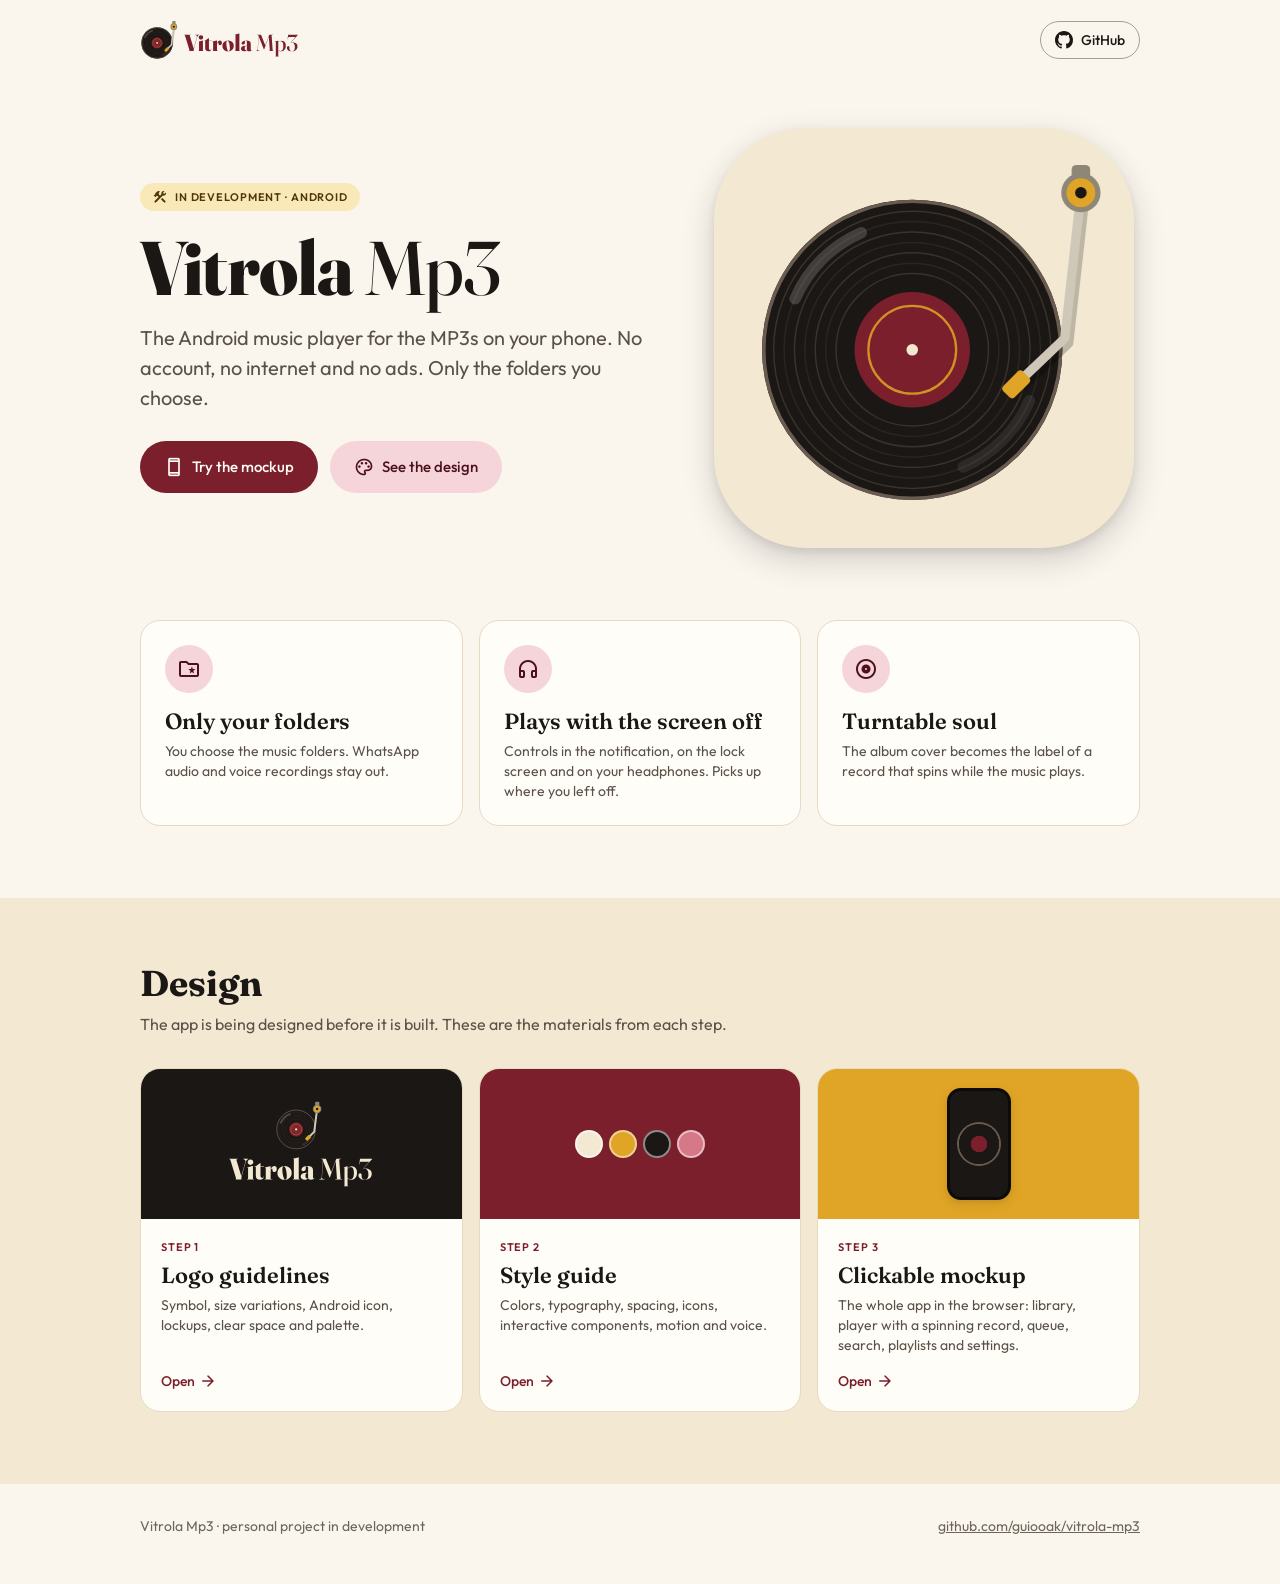
<file: design/index.html>
<!doctype html>
<html lang="en">
<head>
<meta charset="utf-8">
<meta name="viewport" content="width=device-width, initial-scale=1">
<title>Vitrola Mp3</title>
<meta name="description" content="An Android music player for the MP3s on your phone. Offline, no account, and only from the folders you choose.">
<link rel="icon" href="01-logo/export/vitrola-app-icon.svg" type="image/svg+xml">
<meta property="og:title" content="Vitrola Mp3">
<meta property="og:description" content="Your music, your way. No account, no internet, no ads.">
<link rel="preconnect" href="https://fonts.googleapis.com">
<link rel="preconnect" href="https://fonts.gstatic.com" crossorigin>
<link href="https://fonts.googleapis.com/css2?family=Fraunces:opsz,wght@9..144,500;9..144,600;9..144,800&family=Outfit:wght@400;500;600&display=swap" rel="stylesheet">
<link href="https://fonts.googleapis.com/css2?family=Material+Symbols+Rounded:opsz,wght,FILL,GRAD@24,400,0..1,0&display=block" rel="stylesheet">
<link rel="stylesheet" href="02-style-guide/tokens.css">
<style>
  * { box-sizing: border-box; }
  body { margin: 0; background: var(--color-background); color: var(--color-text); font: var(--type-body); -webkit-font-smoothing: antialiased; }
  a { color: inherit; }
  .ms { font-family: "Material Symbols Rounded"; font-size: 24px; line-height: 1; font-variation-settings: "FILL" 0, "wght" 400, "opsz" 24; display: inline-block; font-feature-settings: "liga"; }
  .wrap { max-width: 1040px; margin: 0 auto; padding: 0 20px; }

  /* Top bar */
  header.top { padding: 20px 0; }
  header.top .wrap { display: flex; align-items: center; justify-content: space-between; gap: 16px; }
  header.top img { height: 40px; }
  .gh { display: inline-flex; align-items: center; gap: 8px; font: var(--type-label); text-decoration: none; padding: 8px 14px; border-radius: var(--radius-full); border: 1.5px solid var(--color-border-strong); }
  .gh:hover { background: var(--color-surface-2); }
  .gh svg { width: 18px; height: 18px; fill: currentColor; }

  .logo-n { display: none; }
  @media (prefers-color-scheme: dark) { .logo-p { display: none; } .logo-n { display: block; } }

  /* Hero */
  .hero { display: grid; grid-template-columns: 1.1fr .9fr; gap: 40px; align-items: center; padding-top: 48px; padding-bottom: 72px; }
  .tag { display: inline-flex; align-items: center; gap: 6px; font: var(--type-overline); letter-spacing: .08em; text-transform: uppercase; color: var(--color-on-accent-container); background: var(--color-accent-container); padding: 6px 12px; border-radius: var(--radius-full); }
  .tag .ms { font-size: 16px; }
  h1 { font-family: var(--font-brand); font-weight: 800; font-size: clamp(44px, 7vw, 76px); line-height: 1.02; letter-spacing: -.01em; margin: 18px 0 16px; font-variation-settings: "opsz" 144; }
  h1 span { font-weight: 500; }
  .lead { font-size: 20px; line-height: 30px; color: var(--color-text-2); margin: 0 0 28px; max-width: 520px; }
  .ctas { display: flex; gap: 12px; flex-wrap: wrap; }
  .btn { font: var(--type-label); font-size: 15px; height: 52px; padding: 0 24px; border-radius: var(--radius-full); display: inline-flex; align-items: center; gap: 8px; text-decoration: none; transition: transform var(--duration-fast) var(--easing-standard), box-shadow var(--duration-fast); }
  .btn:active { transform: scale(.97); }
  .btn-pri { background: var(--color-primary); color: var(--color-on-primary); }
  .btn-pri:hover { box-shadow: var(--elevation-2); }
  .btn-ton { background: var(--color-primary-container); color: var(--color-on-primary-container); }
  .btn .ms { font-size: 20px; }

  /* Animated turntable */
  .turntable { justify-self: center; width: min(100%, 420px); aspect-ratio: 1; border-radius: 22%; background: var(--color-surface-2); box-shadow: var(--elevation-3); display: grid; place-items: center; }
  .turntable svg { width: 88%; }
  .turntable .rotor { transform-box: view-box; transform-origin: 150px 160px; animation: spin var(--duration-record-spin) linear infinite; }
  .turntable .tonearm { transform-box: view-box; transform-origin: 296px 24px; animation: tonearm 1.4s var(--easing-tonearm) both; }
  @keyframes spin { to { transform: rotate(360deg); } }
  @keyframes tonearm { from { transform: rotate(-14deg); } }
  @media (prefers-reduced-motion: reduce) { .turntable .rotor, .turntable .tonearm { animation: none; } }

  /* Promises */
  .promises { display: grid; grid-template-columns: repeat(3, 1fr); gap: 16px; padding-bottom: 72px; }
  .promise { background: var(--color-surface); border: 1px solid var(--color-border); border-radius: var(--radius-l); padding: 24px; }
  .promise .ms { width: 48px; height: 48px; border-radius: 50%; display: grid; place-items: center; background: var(--color-primary-container); color: var(--color-on-primary-container); margin-bottom: 14px; }
  .promise h3 { font: var(--type-title-m); margin: 0 0 6px; }
  .promise p { margin: 0; color: var(--color-text-2); font: var(--type-body-s); }

  /* Design */
  .design { background: var(--color-surface-2); padding: 64px 0 72px; }
  .design h2 { font: var(--type-title); font-size: 36px; line-height: 42px; margin: 0 0 8px; }
  .design .sub { color: var(--color-text-2); margin: 0 0 32px; max-width: 620px; }
  .cards { display: grid; grid-template-columns: repeat(3, 1fr); gap: 16px; }
  .card { display: flex; flex-direction: column; background: var(--color-surface); border-radius: var(--radius-l); overflow: hidden; text-decoration: none; border: 1px solid var(--color-border); transition: transform var(--duration-medium) var(--easing-standard), box-shadow var(--duration-medium); }
  .card:hover { transform: translateY(-3px); box-shadow: var(--elevation-2); }
  .card .preview { height: 150px; display: grid; place-items: center; }
  .card .preview img { height: 88px; }
  .card .body { padding: 20px; flex: 1; display: flex; flex-direction: column; gap: 6px; }
  .card .num { font: var(--type-overline); letter-spacing: .08em; text-transform: uppercase; color: var(--color-primary); }
  .card h3 { font: var(--type-title-m); margin: 0; }
  .card p { margin: 0; color: var(--color-text-2); font: var(--type-body-s); flex: 1; }
  .card .go { margin-top: 10px; font: var(--type-label); color: var(--color-primary); display: inline-flex; align-items: center; gap: 4px; }
  .card .go .ms { font-size: 18px; transition: transform var(--duration-fast); }
  .card:hover .go .ms { transform: translateX(3px); }
  .p-logo { background: var(--color-record); }
  .p-guia { background: var(--color-primary); }
  .p-mock { background: var(--color-accent); }
  .chips { display: flex; gap: 6px; }
  .chips i { width: 28px; height: 28px; border-radius: 50%; border: 2px solid rgba(255,255,255,.5); }
  .phone { width: 64px; height: 112px; border-radius: 14px; background: #1B1714; border: 3px solid #0D0B0A; display: grid; place-items: center; box-shadow: var(--elevation-2); }
  .phone i { width: 40px; height: 40px; border-radius: 50%; background: radial-gradient(circle, #7A1F2B 0 28%, #1B1714 30% 100%); box-shadow: 0 0 0 2px #6A5B50; }

  /* Footer */
  footer { padding: 32px 0 48px; color: var(--color-text-3); font: var(--type-body-s); }
  footer .wrap { display: flex; justify-content: space-between; gap: 16px; flex-wrap: wrap; }

  @media (max-width: 820px) {
    .hero { grid-template-columns: 1fr; padding-top: 24px; gap: 32px; }
    .turntable { width: min(100%, 320px); }
    .promises, .cards { grid-template-columns: 1fr; }
    .gh span { display: none; }
  }
</style>
</head>
<body>

<header class="top">
  <div class="wrap">
    <img class="logo-p" src="01-logo/export/vitrola-mp3-horizontal-positive.svg" alt="Vitrola Mp3">
    <img class="logo-n" src="01-logo/export/vitrola-mp3-horizontal-negative.svg" alt="Vitrola Mp3">
    <a class="gh" href="https://github.com/guiooak/vitrola-mp3" aria-label="Code on GitHub">
      <svg viewBox="0 0 16 16" aria-hidden="true"><path d="M8 0C3.58 0 0 3.58 0 8c0 3.54 2.29 6.53 5.47 7.59.4.07.55-.17.55-.38 0-.19-.01-.82-.01-1.49-2.01.37-2.53-.49-2.69-.94-.09-.23-.48-.94-.82-1.13-.28-.15-.68-.52-.01-.53.63-.01 1.08.58 1.23.82.72 1.21 1.87.87 2.33.66.07-.52.28-.87.51-1.07-1.78-.2-3.64-.89-3.64-3.95 0-.87.31-1.59.82-2.15-.08-.2-.36-1.02.08-2.12 0 0 .67-.21 2.2.82.64-.18 1.32-.27 2-.27.68 0 1.36.09 2 .27 1.53-1.04 2.2-.82 2.2-.82.44 1.1.16 1.92.08 2.12.51.56.82 1.27.82 2.15 0 3.07-1.87 3.75-3.65 3.95.29.25.54.73.54 1.48 0 1.07-.01 1.93-.01 2.2 0 .21.15.46.55.38A8.013 8.013 0 0016 8c0-4.42-3.58-8-8-8z"/></svg>
      <span>GitHub</span>
    </a>
  </div>
</header>

<main>
  <section class="wrap hero">
    <div>
      <span class="tag"><span class="ms">construction</span>In development · Android</span>
      <h1>Vitrola <span>Mp3</span></h1>
      <p class="lead">The Android music player for the MP3s on your phone. No account, no internet and no ads. Only the folders you choose.</p>
      <div class="ctas">
        <a class="btn btn-pri" href="03-mockup/"><span class="ms">smartphone</span>Try the mockup</a>
        <a class="btn btn-ton" href="#design"><span class="ms">palette</span>See the design</a>
      </div>
    </div>
    <div class="turntable" aria-hidden="true">
      <svg viewBox="0 0 320 300">
        <g class="rotor">
          <circle cx="150" cy="160" r="130" fill="#1B1714"/>
          <circle cx="150" cy="160" r="128.5" fill="none" stroke="#6A5B50" stroke-width="3"/>
          <g fill="none" stroke="#3A322C" stroke-width="1.3">
            <circle cx="150" cy="160" r="120"/><circle cx="150" cy="160" r="111" stroke-opacity=".55"/><circle cx="150" cy="160" r="102"/>
            <circle cx="150" cy="160" r="93" stroke-opacity=".55"/><circle cx="150" cy="160" r="84"/><circle cx="150" cy="160" r="75" stroke-opacity=".55"/><circle cx="150" cy="160" r="66"/>
          </g>
          <path d="M48.6 115.8 A110.5 110.5 0 0 1 105.8 58.6" fill="none" stroke="#fff" stroke-opacity=".17" stroke-width="10" stroke-linecap="round"/>
          <path d="M251.4 204.2 A110.5 110.5 0 0 1 194.2 261.4" fill="none" stroke="#fff" stroke-opacity=".08" stroke-width="10" stroke-linecap="round"/>
          <circle cx="150" cy="160" r="50" fill="#7A1F2B"/>
          <circle cx="150" cy="160" r="38" fill="none" stroke="#E0A526" stroke-width="2" stroke-opacity=".85"/>
          <circle cx="150" cy="160" r="5" fill="#F3E9D2"/>
        </g>
        <g class="tonearm">
          <rect x="288" y="0" width="16" height="15" rx="4" fill="#8E8676"/>
          <path d="M296 24 L282 150 L240 190" fill="none" stroke="#000" stroke-opacity=".22" stroke-width="9" stroke-linecap="round" stroke-linejoin="round" transform="translate(3 4)"/>
          <path d="M296 24 L282 150 L240 190" fill="none" stroke="#CFC8B8" stroke-width="8" stroke-linecap="round" stroke-linejoin="round"/>
          <rect x="228" y="183" width="24" height="14" rx="3.5" transform="rotate(-45 240 190)" fill="#E0A526"/>
          <circle cx="296" cy="24" r="17" fill="#8E8676"/><circle cx="296" cy="24" r="12.5" fill="#E0A526"/><circle cx="296" cy="24" r="5" fill="#1B1714"/>
        </g>
      </svg>
    </div>
  </section>

  <section class="wrap promises" aria-label="What the app does">
    <div class="promise"><span class="ms">folder_special</span><h3>Only your folders</h3><p>You choose the music folders. WhatsApp audio and voice recordings stay out.</p></div>
    <div class="promise"><span class="ms">headphones</span><h3>Plays with the screen off</h3><p>Controls in the notification, on the lock screen and on your headphones. Picks up where you left off.</p></div>
    <div class="promise"><span class="ms">album</span><h3>Turntable soul</h3><p>The album cover becomes the label of a record that spins while the music plays.</p></div>
  </section>

  <section class="design" id="design">
    <div class="wrap">
      <h2>Design</h2>
      <p class="sub">The app is being designed before it is built. These are the materials from each step.</p>
      <div class="cards">
        <a class="card" href="01-logo/logo.html">
          <div class="preview p-logo"><img src="01-logo/export/vitrola-mp3-vertical-negative.svg" alt=""></div>
          <div class="body"><span class="num">Step 1</span><h3>Logo guidelines</h3>
            <p>Symbol, size variations, Android icon, lockups, clear space and palette.</p>
            <span class="go">Open<span class="ms">arrow_forward</span></span></div>
        </a>
        <a class="card" href="02-style-guide/style-guide.html">
          <div class="preview p-guia"><div class="chips"><i style="background:#F3E9D2"></i><i style="background:#E0A526"></i><i style="background:#1B1714"></i><i style="background:#D67887"></i></div></div>
          <div class="body"><span class="num">Step 2</span><h3>Style guide</h3>
            <p>Colors, typography, spacing, icons, interactive components, motion and voice.</p>
            <span class="go">Open<span class="ms">arrow_forward</span></span></div>
        </a>
        <a class="card" href="03-mockup/">
          <div class="preview p-mock"><div class="phone"><i></i></div></div>
          <div class="body"><span class="num">Step 3</span><h3>Clickable mockup</h3>
            <p>The whole app in the browser: library, player with a spinning record, queue, search, playlists and settings.</p>
            <span class="go">Open<span class="ms">arrow_forward</span></span></div>
        </a>
      </div>
    </div>
  </section>
</main>

<footer>
  <div class="wrap">
    <span>Vitrola Mp3 · personal project in development</span>
    <a href="https://github.com/guiooak/vitrola-mp3">github.com/guiooak/vitrola-mp3</a>
  </div>
</footer>

</body>
</html>
</file>
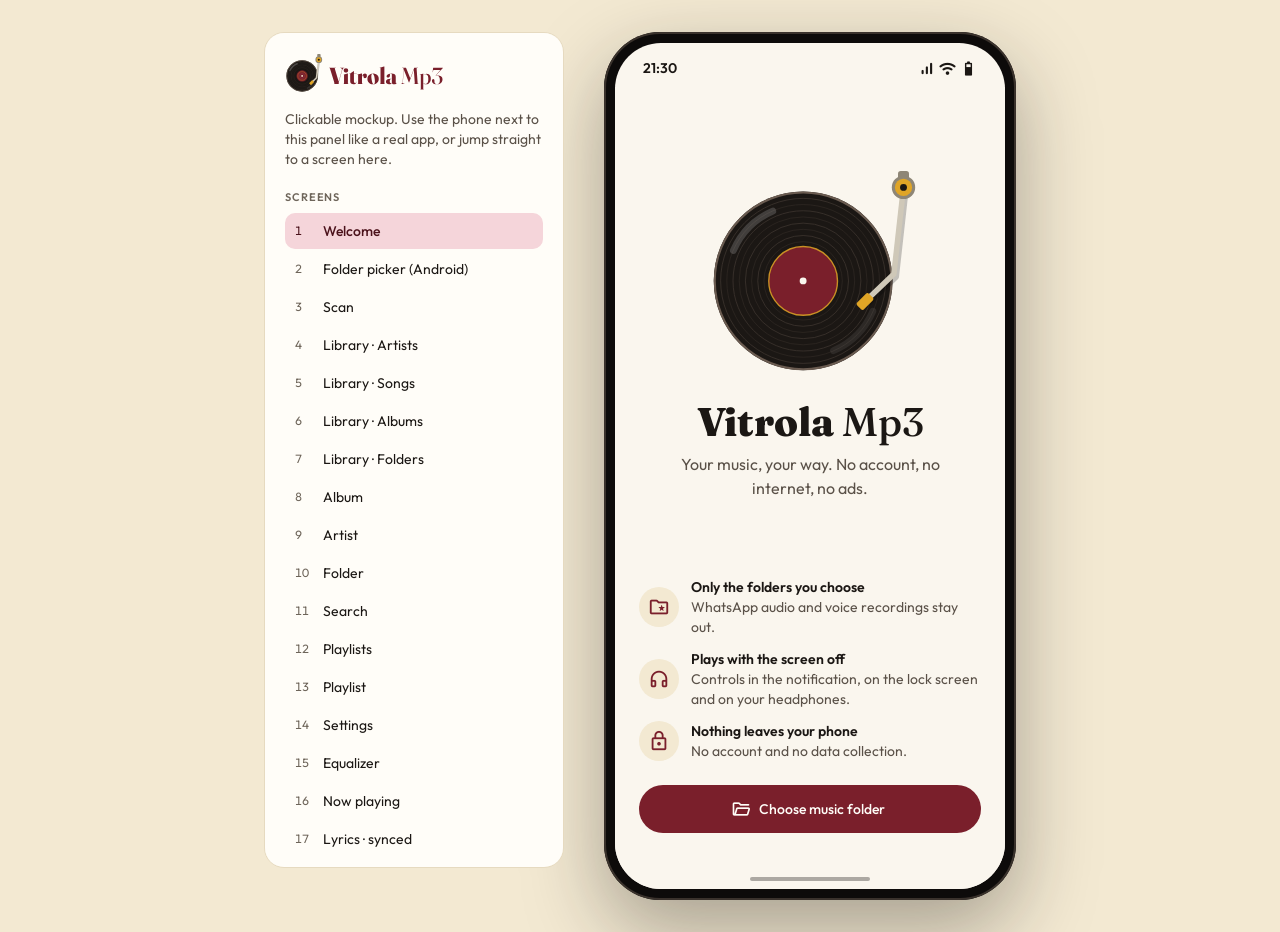
<file: design/03-mockup/index.html>
<!doctype html>
<html lang="en">
<head>
<meta charset="utf-8">
<meta name="viewport" content="width=device-width, initial-scale=1, viewport-fit=cover">
<title>Vitrola Mp3 – Mockup</title>
<link rel="preconnect" href="https://fonts.googleapis.com">
<link rel="preconnect" href="https://fonts.gstatic.com" crossorigin>
<link href="https://fonts.googleapis.com/css2?family=Fraunces:opsz,wght@9..144,500;9..144,600;9..144,700;9..144,800&family=Outfit:wght@400;500;600&display=swap" rel="stylesheet">
<link href="https://fonts.googleapis.com/css2?family=Material+Symbols+Rounded:opsz,wght,FILL,GRAD@24,400,0..1,0&display=block" rel="stylesheet">
<link rel="stylesheet" href="../02-style-guide/tokens.css">
<link rel="stylesheet" href="mockup.css">
<script src="../02-style-guide/tokens.js"></script>
<script src="data.js"></script>
</head>
<body>

<div class="stage">
  <!-- Validation panel (desktop only) -->
  <aside class="panel" id="panel" aria-label="Mockup panel">
    <div class="panel-head">
      <img class="logo-p" src="../01-logo/export/vitrola-mp3-horizontal-positive.svg" alt="Vitrola Mp3">
      <img class="logo-n" src="../01-logo/export/vitrola-mp3-horizontal-negative.svg" alt="Vitrola Mp3">
      <p>Clickable mockup. Use the phone next to this panel like a real app, or jump straight to a screen here.</p>
    </div>

    <div class="panel-sec">
      <h2>Screens</h2>
      <nav class="jump" id="jump"></nav>
    </div>

    <div class="panel-sec">
      <h2>Simulate</h2>
      <div class="simulate">
        <button data-simulate="notification"><span class="ms">notifications</span>Media notification</button>
        <button data-simulate="lock-screen"><span class="ms">lock</span>Lock screen</button>
        <button data-simulate="reopen"><span class="ms">restart_alt</span>Close and reopen the app</button>
        <button data-simulate="headphones"><span class="ms">headset_off</span>Disconnect headphones</button>
        <button data-simulate="broken-file"><span class="ms">error</span>Broken file</button>
        <button data-simulate="lost-access"><span class="ms">folder_off</span>Lose folder access</button>
        <button data-simulate="car"><span class="ms">bluetooth_drive</span>Car Bluetooth connects / disconnects</button>
        <button data-simulate="rotate"><span class="ms">screen_rotation</span>Rotate phone (portrait / landscape)</button>
        <button data-simulate="reset"><span class="ms">refresh</span>Start over</button>
      </div>
    </div>

    <div class="panel-sec">
      <h2>Theme</h2>
      <div class="seg" id="panel-theme" role="group" aria-label="Theme">
        <button data-theme-choice="auto">Automatic</button><button data-theme-choice="light">Light</button><button data-theme-choice="dark">Dark</button>
      </div>
    </div>

    <div class="panel-sec">
      <h2>About this screen</h2>
      <p id="screen-note"></p>
    </div>
  </aside>

  <!-- Phone -->
  <div class="phone-wrap">
    <div class="phone" id="phone">
      <div class="app" id="app">
        <div class="statusbar"><span id="clock">9:41</span><span class="sb-icons"><span class="ms">signal_cellular_alt</span><span class="ms">wifi</span><span class="ms">battery_5_bar</span></span></div>
        <div class="screens" id="screens"></div>
        <div class="bottom" id="bottom">
          <div class="mini" id="mini" hidden></div>
          <nav class="bnav" id="bnav" aria-label="Main navigation">
            <button data-tab="library"><span class="pill"><span class="ms">library_music</span></span>Library</button>
            <button data-tab="playlists"><span class="pill"><span class="ms">queue_music</span></span>Playlists</button>
            <button data-tab="search"><span class="pill"><span class="ms">search</span></span>Search</button>
            <button data-tab="settings"><span class="pill"><span class="ms">settings</span></span>Settings</button>
          </nav>
        </div>
        <div class="np" id="np" aria-hidden="true"></div>
        <div class="overlay" id="overlay"></div>
        <div class="snack-area" id="snack-area"></div>
        <div class="gesture"></div>
      </div>
    </div>
  </div>
</div>

<button class="panel-fab" id="panel-fab" aria-label="Open the mockup panel"><span class="ms">chevron_right</span></button>

<script src="mockup.js"></script>
</body>
</html>
</file>
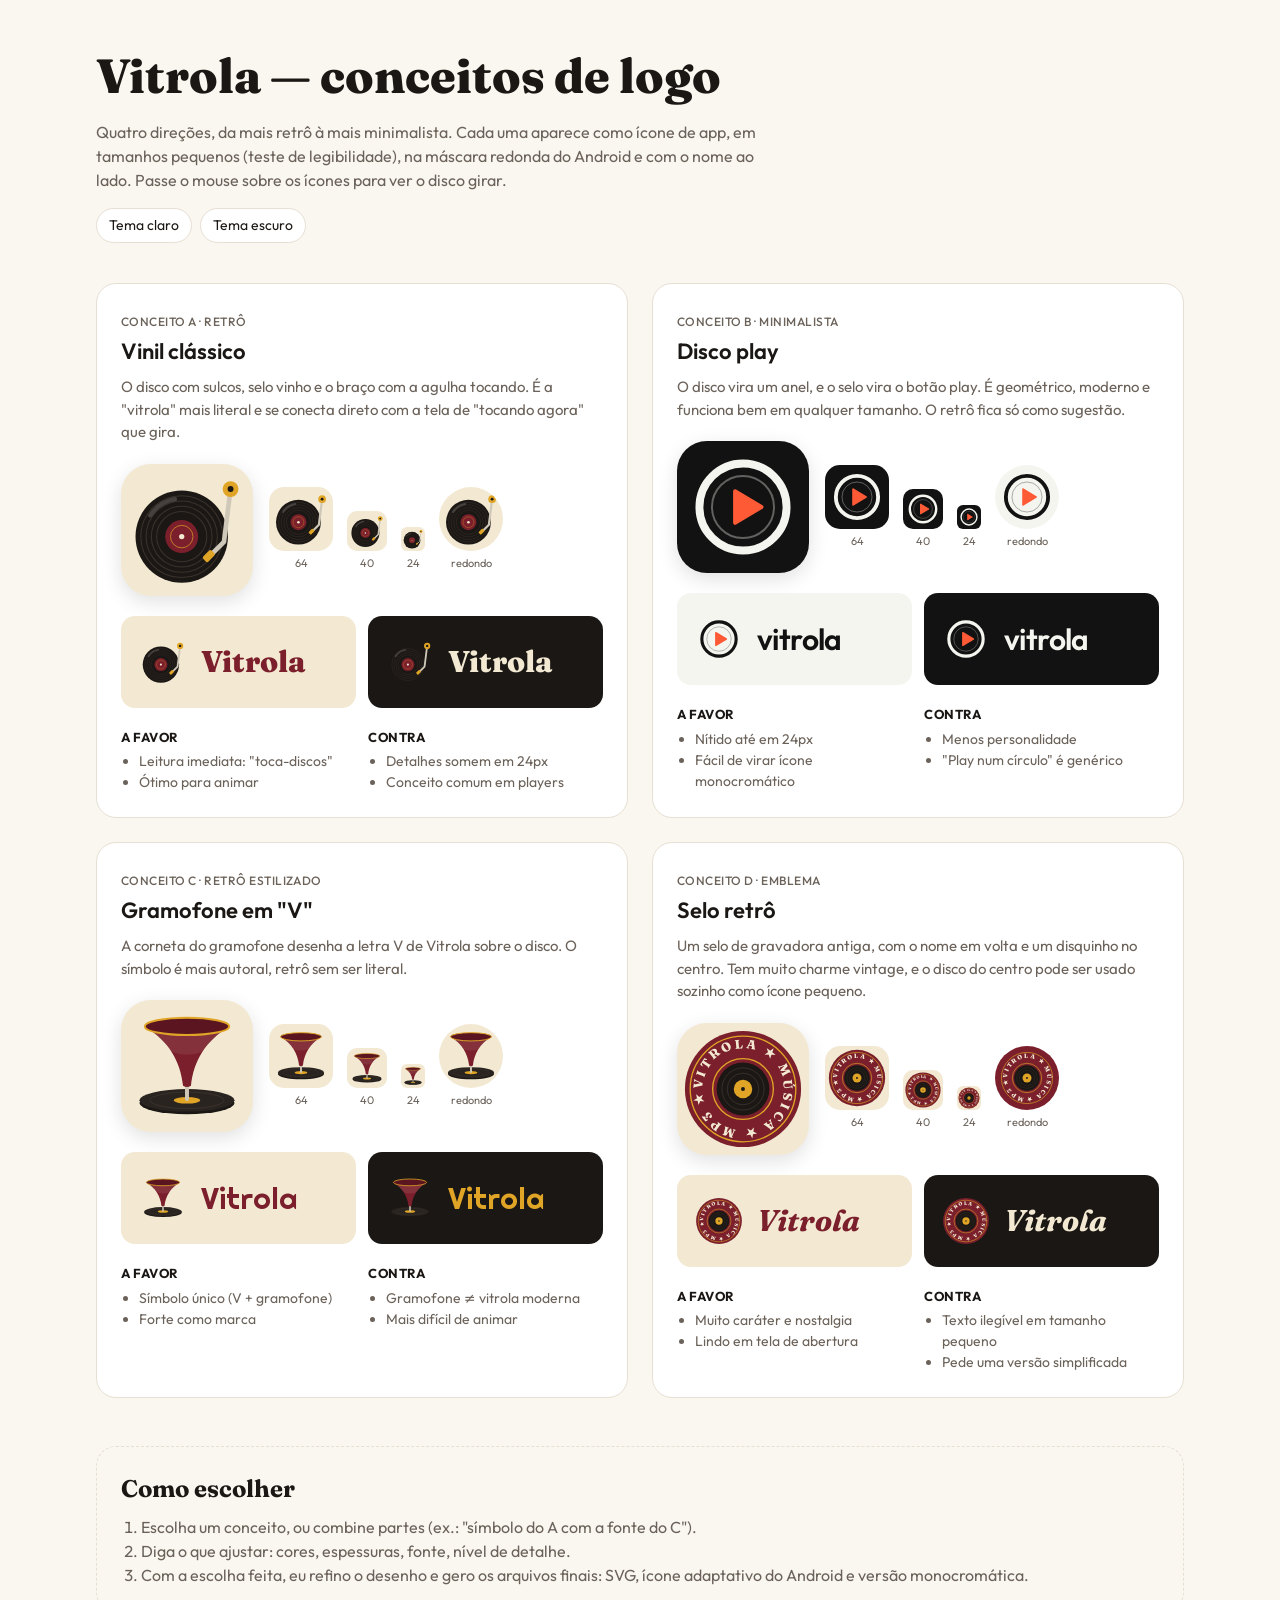
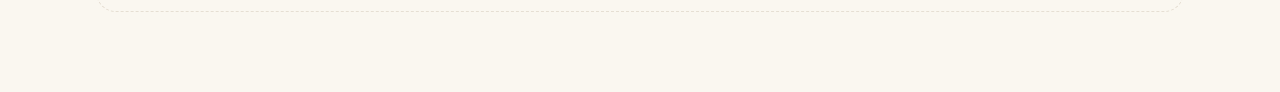
<file: design/01-logo/conceitos.html>
<!doctype html>
<html lang="pt-BR">
<head>
<meta charset="utf-8">
<meta name="viewport" content="width=device-width, initial-scale=1">
<title>Vitrola – Conceitos de Logo</title>
<link rel="preconnect" href="https://fonts.googleapis.com">
<link rel="preconnect" href="https://fonts.gstatic.com" crossorigin>
<link href="https://fonts.googleapis.com/css2?family=Fraunces:ital,opsz,wght@0,9..144,600;0,9..144,800;1,9..144,700&family=Outfit:wght@400;500;600&family=Righteous&display=swap" rel="stylesheet">
<style>
  :root {
    --bg: #FAF7F0;
    --surface: #FFFFFF;
    --text: #1B1714;
    --muted: #6B625A;
    --border: #E6DFD3;

    /* Paleta retrô */
    --creme: #F3E9D2;
    --vinho: #7A1F2B;
    --mostarda: #E0A526;
    --vinil: #1B1714;
    --sulco: #3A322C;
    --metal: #CFC8B8;

    /* Paleta minimalista */
    --grafite: #121212;
    --off: #F5F5F0;
    --laranja: #FF5A36;
  }
  @media (prefers-color-scheme: dark) {
    :root:not([data-theme="light"]) {
      --bg: #161311; --surface: #1F1B18; --text: #F3EDE4; --muted: #A79D92; --border: #342D28;
    }
  }
  :root[data-theme="dark"] {
    --bg: #161311; --surface: #1F1B18; --text: #F3EDE4; --muted: #A79D92; --border: #342D28;
  }

  * { box-sizing: border-box; }
  body {
    margin: 0; background: var(--bg); color: var(--text);
    font-family: "Outfit", system-ui, sans-serif; line-height: 1.5;
  }
  .wrap { max-width: 1120px; margin: 0 auto; padding: 40px 16px 80px; }
  header h1 { font-family: "Fraunces", serif; font-weight: 800; font-size: clamp(32px, 5vw, 48px); margin: 0 0 8px; }
  header p { color: var(--muted); max-width: 680px; margin: 0; }
  .toggle { margin-top: 16px; display: inline-flex; gap: 8px; }
  .toggle button {
    font: inherit; font-size: 14px; padding: 6px 12px; border-radius: 999px;
    border: 1px solid var(--border); background: var(--surface); color: var(--text); cursor: pointer;
  }

  .grid { display: grid; grid-template-columns: repeat(auto-fit, minmax(min(100%, 500px), 1fr)); gap: 24px; margin-top: 40px; }
  .card { background: var(--surface); border: 1px solid var(--border); border-radius: 20px; padding: 24px; }
  .card h2 { margin: 0; font-size: 22px; font-weight: 600; }
  .tag { display: inline-block; font-size: 12px; font-weight: 500; letter-spacing: .04em; text-transform: uppercase; color: var(--muted); margin-bottom: 4px; }
  .desc { color: var(--muted); font-size: 15px; margin: 8px 0 20px; }

  .hero { display: flex; gap: 16px; align-items: center; flex-wrap: wrap; }
  .icon { width: 132px; height: 132px; border-radius: 30px; overflow: hidden; flex: none; box-shadow: 0 6px 20px rgba(0,0,0,.12); }
  .icon svg { width: 100%; height: 100%; display: block; }
  .sizes { display: flex; gap: 14px; align-items: flex-end; }
  .sizes .icon { box-shadow: none; }
  .sizes .s64 { width: 64px; height: 64px; border-radius: 15px; }
  .sizes .s40 { width: 40px; height: 40px; border-radius: 10px; }
  .sizes .s24 { width: 24px; height: 24px; border-radius: 6px; }
  .sizes .circ { width: 64px; height: 64px; border-radius: 50%; }
  .sizes figure { margin: 0; text-align: center; }
  .sizes figcaption { font-size: 11px; color: var(--muted); margin-top: 4px; }

  .lockups { display: grid; grid-template-columns: 1fr 1fr; gap: 12px; margin-top: 20px; }
  .lockup { display: flex; align-items: center; gap: 12px; padding: 16px; border-radius: 14px; min-height: 92px; }
  .lockup svg { width: 52px; height: 52px; flex: none; }
  .lockup span { font-size: 30px; line-height: 1; }

  .pc { display: grid; grid-template-columns: 1fr 1fr; gap: 12px; margin-top: 20px; font-size: 14px; }
  .pc h3 { font-size: 13px; margin: 0 0 4px; text-transform: uppercase; letter-spacing: .04em; }
  .pc ul { margin: 0; padding-left: 18px; color: var(--muted); }

  .bg-creme { background: var(--creme); }
  .bg-vinil { background: var(--vinil); }
  .bg-grafite { background: var(--grafite); }
  .bg-off { background: var(--off); }
  .bg-vinho { background: var(--vinho); }

  .wm-a { font-family: "Fraunces", serif; font-weight: 800; }
  .wm-b { font-family: "Outfit", sans-serif; font-weight: 600; letter-spacing: -.02em; text-transform: lowercase; }
  .wm-c { font-family: "Righteous", sans-serif; }
  .wm-d { font-family: "Fraunces", serif; font-style: italic; font-weight: 700; }

  .next { margin-top: 48px; padding: 24px; border-radius: 20px; border: 1px dashed var(--border); }
  .next h2 { margin: 0 0 8px; font-family: "Fraunces", serif; }
  .next ol { margin: 0; padding-left: 20px; color: var(--muted); }

  /* Animação de demonstração: disco girando ao passar o mouse */
  .spin-on-hover:hover .disc { animation: spin 1.8s linear infinite; }
  .disc { transform-box: fill-box; transform-origin: center; }
  @keyframes spin { to { transform: rotate(360deg); } }

  @media (max-width: 520px) {
    .lockups, .pc { grid-template-columns: 1fr; }
    .icon { width: 104px; height: 104px; border-radius: 24px; }
  }
</style>
</head>
<body>

<!-- Símbolos reutilizáveis (viewBox 200x200, sem fundo) -->
<svg width="0" height="0" style="position:absolute" aria-hidden="true">
  <defs>
    <!-- A: Vinil clássico com braço -->
    <symbol id="mark-a" viewBox="0 0 200 200">
      <g class="disc">
        <circle cx="92" cy="110" r="70" fill="#1B1714"/>
        <circle cx="92" cy="110" r="62" fill="none" stroke="#3A322C" stroke-width="1.6"/>
        <circle cx="92" cy="110" r="54" fill="none" stroke="#3A322C" stroke-width="1.6"/>
        <circle cx="92" cy="110" r="46" fill="none" stroke="#3A322C" stroke-width="1.6"/>
        <circle cx="92" cy="110" r="38" fill="none" stroke="#3A322C" stroke-width="1.6"/>
        <path d="M44 78 A58 58 0 0 1 82 53" fill="none" stroke="#FFFFFF" stroke-opacity=".18" stroke-width="6" stroke-linecap="round"/>
        <circle cx="92" cy="110" r="25" fill="#7A1F2B"/>
        <circle cx="92" cy="110" r="17" fill="none" stroke="#E0A526" stroke-width="1.5" stroke-opacity=".7"/>
        <circle cx="92" cy="110" r="4" fill="#F3E9D2"/>
      </g>
      <path d="M166 38 L156 118 L134 140" fill="none" stroke="#CFC8B8" stroke-width="7" stroke-linecap="round" stroke-linejoin="round"/>
      <rect x="124" y="134" width="18" height="11" rx="3" transform="rotate(-45 133 139.5)" fill="#E0A526"/>
      <circle cx="166" cy="38" r="12" fill="#E0A526"/>
      <circle cx="166" cy="38" r="4.5" fill="#1B1714"/>
    </symbol>

    <!-- B: Disco + play, minimalista -->
    <symbol id="mark-b" viewBox="0 0 200 200">
      <g class="disc">
        <circle cx="100" cy="100" r="66" fill="none" stroke="#F5F5F0" stroke-width="12"/>
        <circle cx="100" cy="100" r="47" fill="none" stroke="#F5F5F0" stroke-width="3" stroke-opacity=".35"/>
      </g>
      <path d="M88 76 L128 100 L88 124 Z" fill="#FF5A36" stroke="#FF5A36" stroke-width="6" stroke-linejoin="round"/>
    </symbol>
    <!-- B em fundo claro -->
    <symbol id="mark-b-dark" viewBox="0 0 200 200">
      <g class="disc">
        <circle cx="100" cy="100" r="66" fill="none" stroke="#121212" stroke-width="12"/>
        <circle cx="100" cy="100" r="47" fill="none" stroke="#121212" stroke-width="3" stroke-opacity=".35"/>
      </g>
      <path d="M88 76 L128 100 L88 124 Z" fill="#FF5A36" stroke="#FF5A36" stroke-width="6" stroke-linejoin="round"/>
    </symbol>

    <!-- C: Gramofone formando um "V" -->
    <symbol id="mark-c" viewBox="0 0 200 200">
      <ellipse cx="100" cy="156" rx="72" ry="17" fill="#1B1714"/>
      <ellipse cx="100" cy="152" rx="72" ry="17" fill="#2A2420"/>
      <ellipse cx="100" cy="152" rx="56" ry="12.5" fill="none" stroke="#3A322C" stroke-width="1.5"/>
      <ellipse cx="100" cy="152" rx="20" ry="5" fill="#E0A526"/>
      <path d="M100 150 L100 128" stroke="#CFC8B8" stroke-width="6" stroke-linecap="round"/>
      <path d="M36 40 Q100 62 164 40 C128 62 110 92 106 130 Q100 134 94 130 C90 92 72 62 36 40 Z" fill="#7A1F2B"/>
      <path d="M36 40 Q100 62 164 40 C146 52 134 64 124 78 Q100 88 76 78 C66 64 54 52 36 40 Z" fill="#FFFFFF" fill-opacity=".08"/>
      <ellipse cx="100" cy="40" rx="64" ry="13" fill="#5A1520"/>
      <ellipse cx="100" cy="40" rx="64" ry="13" fill="none" stroke="#E0A526" stroke-width="3"/>
    </symbol>

    <!-- D: Selo / emblema retrô -->
    <path id="ring-path" d="M100 100 m-62 0 a62 62 0 1 1 124 0 a62 62 0 1 1 -124 0"/>
    <symbol id="mark-d" viewBox="0 0 200 200">
      <circle cx="100" cy="100" r="88" fill="#7A1F2B"/>
      <circle cx="100" cy="100" r="80" fill="none" stroke="#E0A526" stroke-width="2"/>
      <circle cx="100" cy="100" r="46" fill="none" stroke="#E0A526" stroke-width="2"/>
      <text font-family="Fraunces, Georgia, serif" font-weight="800" font-size="19" fill="#F3E9D2">
        <textPath href="#ring-path" startOffset="0" textLength="384" lengthAdjust="spacing">VITROLA ★ MÚSICA ★ MP3 ★</textPath>
      </text>
      <g class="disc">
        <circle cx="100" cy="100" r="40" fill="#1B1714"/>
        <circle cx="100" cy="100" r="32" fill="none" stroke="#3A322C" stroke-width="1.4"/>
        <circle cx="100" cy="100" r="24" fill="none" stroke="#3A322C" stroke-width="1.4"/>
        <circle cx="100" cy="100" r="14" fill="#E0A526"/>
        <circle cx="100" cy="100" r="3" fill="#1B1714"/>
      </g>
    </symbol>
  </defs>
</svg>

<div class="wrap">
  <header>
    <h1>Vitrola — conceitos de logo</h1>
    <p>Quatro direções, da mais retrô à mais minimalista. Cada uma aparece como ícone de app, em tamanhos pequenos (teste de legibilidade), na máscara redonda do Android e com o nome ao lado. Passe o mouse sobre os ícones para ver o disco girar.</p>
    <div class="toggle">
      <button data-t="light">Tema claro</button>
      <button data-t="dark">Tema escuro</button>
    </div>
  </header>

  <div class="grid">

    <!-- A -->
    <article class="card">
      <span class="tag">Conceito A · Retrô</span>
      <h2>Vinil clássico</h2>
      <p class="desc">O disco com sulcos, selo vinho e o braço com a agulha tocando. É a "vitrola" mais literal e se conecta direto com a tela de "tocando agora" que gira.</p>
      <div class="hero">
        <div class="icon bg-creme spin-on-hover"><svg><use href="#mark-a"/></svg></div>
        <div class="sizes">
          <figure><div class="icon s64 bg-creme"><svg><use href="#mark-a"/></svg></div><figcaption>64</figcaption></figure>
          <figure><div class="icon s40 bg-creme"><svg><use href="#mark-a"/></svg></div><figcaption>40</figcaption></figure>
          <figure><div class="icon s24 bg-creme"><svg><use href="#mark-a"/></svg></div><figcaption>24</figcaption></figure>
          <figure><div class="icon circ bg-creme"><svg><use href="#mark-a"/></svg></div><figcaption>redondo</figcaption></figure>
        </div>
      </div>
      <div class="lockups">
        <div class="lockup bg-creme"><svg><use href="#mark-a"/></svg><span class="wm-a" style="color:#7A1F2B">Vitrola</span></div>
        <div class="lockup bg-vinil"><svg><use href="#mark-a"/></svg><span class="wm-a" style="color:#F3E9D2">Vitrola</span></div>
      </div>
      <div class="pc">
        <div><h3>A favor</h3><ul><li>Leitura imediata: "toca-discos"</li><li>Ótimo para animar</li></ul></div>
        <div><h3>Contra</h3><ul><li>Detalhes somem em 24px</li><li>Conceito comum em players</li></ul></div>
      </div>
    </article>

    <!-- B -->
    <article class="card">
      <span class="tag">Conceito B · Minimalista</span>
      <h2>Disco play</h2>
      <p class="desc">O disco vira um anel, e o selo vira o botão play. É geométrico, moderno e funciona bem em qualquer tamanho. O retrô fica só como sugestão.</p>
      <div class="hero">
        <div class="icon bg-grafite spin-on-hover"><svg><use href="#mark-b"/></svg></div>
        <div class="sizes">
          <figure><div class="icon s64 bg-grafite"><svg><use href="#mark-b"/></svg></div><figcaption>64</figcaption></figure>
          <figure><div class="icon s40 bg-grafite"><svg><use href="#mark-b"/></svg></div><figcaption>40</figcaption></figure>
          <figure><div class="icon s24 bg-grafite"><svg><use href="#mark-b"/></svg></div><figcaption>24</figcaption></figure>
          <figure><div class="icon circ bg-off"><svg><use href="#mark-b-dark"/></svg></div><figcaption>redondo</figcaption></figure>
        </div>
      </div>
      <div class="lockups">
        <div class="lockup bg-off"><svg><use href="#mark-b-dark"/></svg><span class="wm-b" style="color:#121212">vitrola</span></div>
        <div class="lockup bg-grafite"><svg><use href="#mark-b"/></svg><span class="wm-b" style="color:#F5F5F0">vitrola</span></div>
      </div>
      <div class="pc">
        <div><h3>A favor</h3><ul><li>Nítido até em 24px</li><li>Fácil de virar ícone monocromático</li></ul></div>
        <div><h3>Contra</h3><ul><li>Menos personalidade</li><li>"Play num círculo" é genérico</li></ul></div>
      </div>
    </article>

    <!-- C -->
    <article class="card">
      <span class="tag">Conceito C · Retrô estilizado</span>
      <h2>Gramofone em "V"</h2>
      <p class="desc">A corneta do gramofone desenha a letra V de Vitrola sobre o disco. O símbolo é mais autoral, retrô sem ser literal.</p>
      <div class="hero">
        <div class="icon bg-creme"><svg><use href="#mark-c"/></svg></div>
        <div class="sizes">
          <figure><div class="icon s64 bg-creme"><svg><use href="#mark-c"/></svg></div><figcaption>64</figcaption></figure>
          <figure><div class="icon s40 bg-creme"><svg><use href="#mark-c"/></svg></div><figcaption>40</figcaption></figure>
          <figure><div class="icon s24 bg-creme"><svg><use href="#mark-c"/></svg></div><figcaption>24</figcaption></figure>
          <figure><div class="icon circ bg-creme"><svg><use href="#mark-c"/></svg></div><figcaption>redondo</figcaption></figure>
        </div>
      </div>
      <div class="lockups">
        <div class="lockup bg-creme"><svg><use href="#mark-c"/></svg><span class="wm-c" style="color:#7A1F2B">Vitrola</span></div>
        <div class="lockup bg-vinil"><svg><use href="#mark-c"/></svg><span class="wm-c" style="color:#E0A526">Vitrola</span></div>
      </div>
      <div class="pc">
        <div><h3>A favor</h3><ul><li>Símbolo único (V + gramofone)</li><li>Forte como marca</li></ul></div>
        <div><h3>Contra</h3><ul><li>Gramofone ≠ vitrola moderna</li><li>Mais difícil de animar</li></ul></div>
      </div>
    </article>

    <!-- D -->
    <article class="card">
      <span class="tag">Conceito D · Emblema</span>
      <h2>Selo retrô</h2>
      <p class="desc">Um selo de gravadora antiga, com o nome em volta e um disquinho no centro. Tem muito charme vintage, e o disco do centro pode ser usado sozinho como ícone pequeno.</p>
      <div class="hero">
        <div class="icon bg-creme spin-on-hover"><svg><use href="#mark-d"/></svg></div>
        <div class="sizes">
          <figure><div class="icon s64 bg-creme"><svg><use href="#mark-d"/></svg></div><figcaption>64</figcaption></figure>
          <figure><div class="icon s40 bg-creme"><svg><use href="#mark-d"/></svg></div><figcaption>40</figcaption></figure>
          <figure><div class="icon s24 bg-creme"><svg><use href="#mark-d"/></svg></div><figcaption>24</figcaption></figure>
          <figure><div class="icon circ bg-vinho"><svg><use href="#mark-d"/></svg></div><figcaption>redondo</figcaption></figure>
        </div>
      </div>
      <div class="lockups">
        <div class="lockup bg-creme"><svg><use href="#mark-d"/></svg><span class="wm-d" style="color:#7A1F2B">Vitrola</span></div>
        <div class="lockup bg-vinil"><svg><use href="#mark-d"/></svg><span class="wm-d" style="color:#F3E9D2">Vitrola</span></div>
      </div>
      <div class="pc">
        <div><h3>A favor</h3><ul><li>Muito caráter e nostalgia</li><li>Lindo em tela de abertura</li></ul></div>
        <div><h3>Contra</h3><ul><li>Texto ilegível em tamanho pequeno</li><li>Pede uma versão simplificada</li></ul></div>
      </div>
    </article>

  </div>

  <section class="next">
    <h2>Como escolher</h2>
    <ol>
      <li>Escolha um conceito, ou combine partes (ex.: "símbolo do A com a fonte do C").</li>
      <li>Diga o que ajustar: cores, espessuras, fonte, nível de detalhe.</li>
      <li>Com a escolha feita, eu refino o desenho e gero os arquivos finais: SVG, ícone adaptativo do Android e versão monocromática.</li>
    </ol>
  </section>
</div>

<script>
  document.querySelectorAll('.toggle button').forEach(b =>
    b.addEventListener('click', () => document.documentElement.dataset.theme = b.dataset.t));
</script>
</body>
</html>
</file>
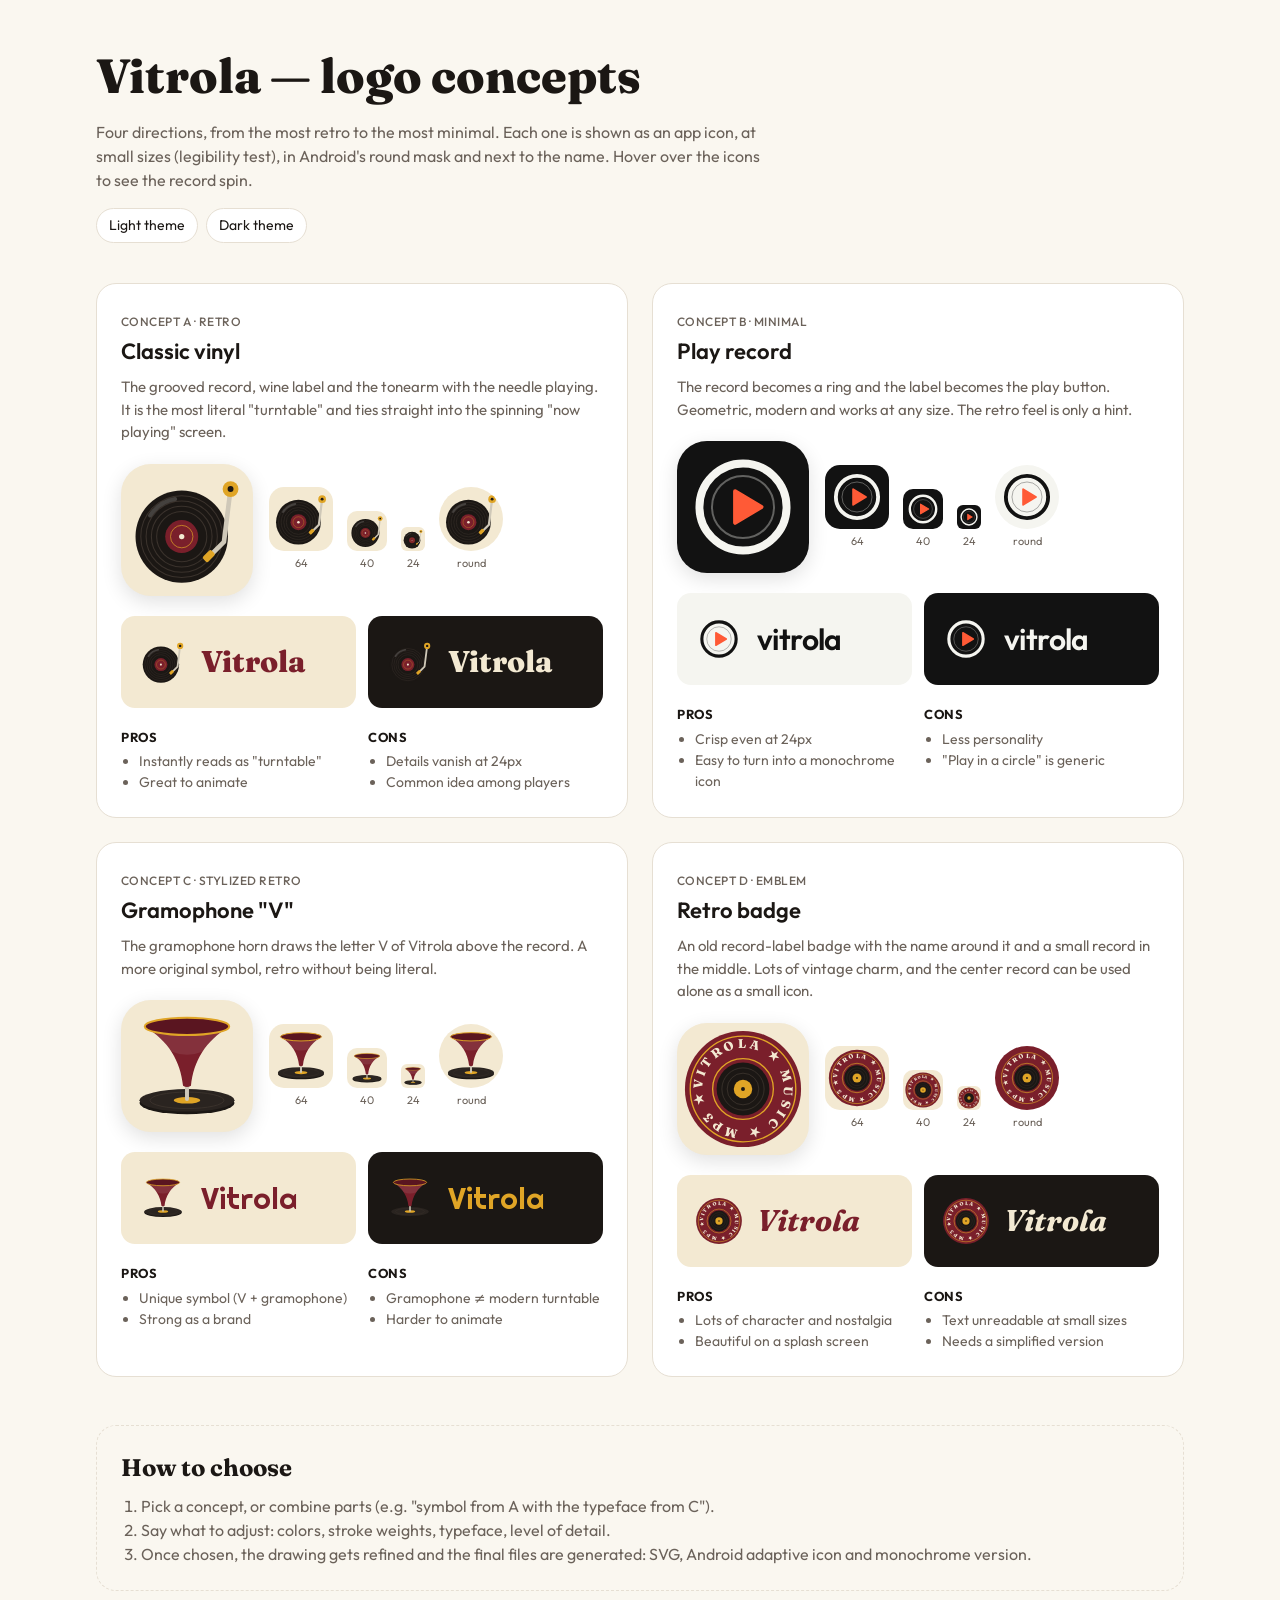
<file: design/01-logo/concepts.html>
<!doctype html>
<html lang="en">
<head>
<meta charset="utf-8">
<meta name="viewport" content="width=device-width, initial-scale=1">
<title>Vitrola – Logo Concepts</title>
<link rel="preconnect" href="https://fonts.googleapis.com">
<link rel="preconnect" href="https://fonts.gstatic.com" crossorigin>
<link href="https://fonts.googleapis.com/css2?family=Fraunces:ital,opsz,wght@0,9..144,600;0,9..144,800;1,9..144,700&family=Outfit:wght@400;500;600&family=Righteous&display=swap" rel="stylesheet">
<style>
  :root {
    --bg: #FAF7F0;
    --surface: #FFFFFF;
    --text: #1B1714;
    --muted: #6B625A;
    --border: #E6DFD3;

    /* Retro palette */
    --cream: #F3E9D2;
    --wine: #7A1F2B;
    --mustard: #E0A526;
    --vinyl: #1B1714;
    --groove: #3A322C;
    --metal: #CFC8B8;

    /* Minimal palette */
    --graphite: #121212;
    --off-white: #F5F5F0;
    --orange: #FF5A36;
  }
  @media (prefers-color-scheme: dark) {
    :root:not([data-theme="light"]) {
      --bg: #161311; --surface: #1F1B18; --text: #F3EDE4; --muted: #A79D92; --border: #342D28;
    }
  }
  :root[data-theme="dark"] {
    --bg: #161311; --surface: #1F1B18; --text: #F3EDE4; --muted: #A79D92; --border: #342D28;
  }

  * { box-sizing: border-box; }
  body {
    margin: 0; background: var(--bg); color: var(--text);
    font-family: "Outfit", system-ui, sans-serif; line-height: 1.5;
  }
  .wrap { max-width: 1120px; margin: 0 auto; padding: 40px 16px 80px; }
  header h1 { font-family: "Fraunces", serif; font-weight: 800; font-size: clamp(32px, 5vw, 48px); margin: 0 0 8px; }
  header p { color: var(--muted); max-width: 680px; margin: 0; }
  .toggle { margin-top: 16px; display: inline-flex; gap: 8px; }
  .toggle button {
    font: inherit; font-size: 14px; padding: 6px 12px; border-radius: 999px;
    border: 1px solid var(--border); background: var(--surface); color: var(--text); cursor: pointer;
  }

  .grid { display: grid; grid-template-columns: repeat(auto-fit, minmax(min(100%, 500px), 1fr)); gap: 24px; margin-top: 40px; }
  .card { background: var(--surface); border: 1px solid var(--border); border-radius: 20px; padding: 24px; }
  .card h2 { margin: 0; font-size: 22px; font-weight: 600; }
  .tag { display: inline-block; font-size: 12px; font-weight: 500; letter-spacing: .04em; text-transform: uppercase; color: var(--muted); margin-bottom: 4px; }
  .desc { color: var(--muted); font-size: 15px; margin: 8px 0 20px; }

  .hero { display: flex; gap: 16px; align-items: center; flex-wrap: wrap; }
  .icon { width: 132px; height: 132px; border-radius: 30px; overflow: hidden; flex: none; box-shadow: 0 6px 20px rgba(0,0,0,.12); }
  .icon svg { width: 100%; height: 100%; display: block; }
  .sizes { display: flex; gap: 14px; align-items: flex-end; }
  .sizes .icon { box-shadow: none; }
  .sizes .s64 { width: 64px; height: 64px; border-radius: 15px; }
  .sizes .s40 { width: 40px; height: 40px; border-radius: 10px; }
  .sizes .s24 { width: 24px; height: 24px; border-radius: 6px; }
  .sizes .circ { width: 64px; height: 64px; border-radius: 50%; }
  .sizes figure { margin: 0; text-align: center; }
  .sizes figcaption { font-size: 11px; color: var(--muted); margin-top: 4px; }

  .lockups { display: grid; grid-template-columns: 1fr 1fr; gap: 12px; margin-top: 20px; }
  .lockup { display: flex; align-items: center; gap: 12px; padding: 16px; border-radius: 14px; min-height: 92px; }
  .lockup svg { width: 52px; height: 52px; flex: none; }
  .lockup span { font-size: 30px; line-height: 1; }

  .pc { display: grid; grid-template-columns: 1fr 1fr; gap: 12px; margin-top: 20px; font-size: 14px; }
  .pc h3 { font-size: 13px; margin: 0 0 4px; text-transform: uppercase; letter-spacing: .04em; }
  .pc ul { margin: 0; padding-left: 18px; color: var(--muted); }

  .bg-cream { background: var(--cream); }
  .bg-vinyl { background: var(--vinyl); }
  .bg-graphite { background: var(--graphite); }
  .bg-off-white { background: var(--off-white); }
  .bg-wine { background: var(--wine); }

  .wm-a { font-family: "Fraunces", serif; font-weight: 800; }
  .wm-b { font-family: "Outfit", sans-serif; font-weight: 600; letter-spacing: -.02em; text-transform: lowercase; }
  .wm-c { font-family: "Righteous", sans-serif; }
  .wm-d { font-family: "Fraunces", serif; font-style: italic; font-weight: 700; }

  .next { margin-top: 48px; padding: 24px; border-radius: 20px; border: 1px dashed var(--border); }
  .next h2 { margin: 0 0 8px; font-family: "Fraunces", serif; }
  .next ol { margin: 0; padding-left: 20px; color: var(--muted); }

  /* Demo animation: record spins on hover */
  .spin-on-hover:hover .disc { animation: spin 1.8s linear infinite; }
  .disc { transform-box: fill-box; transform-origin: center; }
  @keyframes spin { to { transform: rotate(360deg); } }

  @media (max-width: 520px) {
    .lockups, .pc { grid-template-columns: 1fr; }
    .icon { width: 104px; height: 104px; border-radius: 24px; }
  }
</style>
</head>
<body>

<!-- Reusable symbols (200x200 viewBox, no background) -->
<svg width="0" height="0" style="position:absolute" aria-hidden="true">
  <defs>
    <!-- A: Classic vinyl with tonearm -->
    <symbol id="mark-a" viewBox="0 0 200 200">
      <g class="disc">
        <circle cx="92" cy="110" r="70" fill="#1B1714"/>
        <circle cx="92" cy="110" r="62" fill="none" stroke="#3A322C" stroke-width="1.6"/>
        <circle cx="92" cy="110" r="54" fill="none" stroke="#3A322C" stroke-width="1.6"/>
        <circle cx="92" cy="110" r="46" fill="none" stroke="#3A322C" stroke-width="1.6"/>
        <circle cx="92" cy="110" r="38" fill="none" stroke="#3A322C" stroke-width="1.6"/>
        <path d="M44 78 A58 58 0 0 1 82 53" fill="none" stroke="#FFFFFF" stroke-opacity=".18" stroke-width="6" stroke-linecap="round"/>
        <circle cx="92" cy="110" r="25" fill="#7A1F2B"/>
        <circle cx="92" cy="110" r="17" fill="none" stroke="#E0A526" stroke-width="1.5" stroke-opacity=".7"/>
        <circle cx="92" cy="110" r="4" fill="#F3E9D2"/>
      </g>
      <path d="M166 38 L156 118 L134 140" fill="none" stroke="#CFC8B8" stroke-width="7" stroke-linecap="round" stroke-linejoin="round"/>
      <rect x="124" y="134" width="18" height="11" rx="3" transform="rotate(-45 133 139.5)" fill="#E0A526"/>
      <circle cx="166" cy="38" r="12" fill="#E0A526"/>
      <circle cx="166" cy="38" r="4.5" fill="#1B1714"/>
    </symbol>

    <!-- B: Record + play, minimal -->
    <symbol id="mark-b" viewBox="0 0 200 200">
      <g class="disc">
        <circle cx="100" cy="100" r="66" fill="none" stroke="#F5F5F0" stroke-width="12"/>
        <circle cx="100" cy="100" r="47" fill="none" stroke="#F5F5F0" stroke-width="3" stroke-opacity=".35"/>
      </g>
      <path d="M88 76 L128 100 L88 124 Z" fill="#FF5A36" stroke="#FF5A36" stroke-width="6" stroke-linejoin="round"/>
    </symbol>
    <!-- B on a light background -->
    <symbol id="mark-b-dark" viewBox="0 0 200 200">
      <g class="disc">
        <circle cx="100" cy="100" r="66" fill="none" stroke="#121212" stroke-width="12"/>
        <circle cx="100" cy="100" r="47" fill="none" stroke="#121212" stroke-width="3" stroke-opacity=".35"/>
      </g>
      <path d="M88 76 L128 100 L88 124 Z" fill="#FF5A36" stroke="#FF5A36" stroke-width="6" stroke-linejoin="round"/>
    </symbol>

    <!-- C: Gramophone forming a "V" -->
    <symbol id="mark-c" viewBox="0 0 200 200">
      <ellipse cx="100" cy="156" rx="72" ry="17" fill="#1B1714"/>
      <ellipse cx="100" cy="152" rx="72" ry="17" fill="#2A2420"/>
      <ellipse cx="100" cy="152" rx="56" ry="12.5" fill="none" stroke="#3A322C" stroke-width="1.5"/>
      <ellipse cx="100" cy="152" rx="20" ry="5" fill="#E0A526"/>
      <path d="M100 150 L100 128" stroke="#CFC8B8" stroke-width="6" stroke-linecap="round"/>
      <path d="M36 40 Q100 62 164 40 C128 62 110 92 106 130 Q100 134 94 130 C90 92 72 62 36 40 Z" fill="#7A1F2B"/>
      <path d="M36 40 Q100 62 164 40 C146 52 134 64 124 78 Q100 88 76 78 C66 64 54 52 36 40 Z" fill="#FFFFFF" fill-opacity=".08"/>
      <ellipse cx="100" cy="40" rx="64" ry="13" fill="#5A1520"/>
      <ellipse cx="100" cy="40" rx="64" ry="13" fill="none" stroke="#E0A526" stroke-width="3"/>
    </symbol>

    <!-- D: Retro badge / emblem -->
    <path id="ring-path" d="M100 100 m-62 0 a62 62 0 1 1 124 0 a62 62 0 1 1 -124 0"/>
    <symbol id="mark-d" viewBox="0 0 200 200">
      <circle cx="100" cy="100" r="88" fill="#7A1F2B"/>
      <circle cx="100" cy="100" r="80" fill="none" stroke="#E0A526" stroke-width="2"/>
      <circle cx="100" cy="100" r="46" fill="none" stroke="#E0A526" stroke-width="2"/>
      <text font-family="Fraunces, Georgia, serif" font-weight="800" font-size="19" fill="#F3E9D2">
        <textPath href="#ring-path" startOffset="0" textLength="384" lengthAdjust="spacing">VITROLA ★ MUSIC ★ MP3 ★</textPath>
      </text>
      <g class="disc">
        <circle cx="100" cy="100" r="40" fill="#1B1714"/>
        <circle cx="100" cy="100" r="32" fill="none" stroke="#3A322C" stroke-width="1.4"/>
        <circle cx="100" cy="100" r="24" fill="none" stroke="#3A322C" stroke-width="1.4"/>
        <circle cx="100" cy="100" r="14" fill="#E0A526"/>
        <circle cx="100" cy="100" r="3" fill="#1B1714"/>
      </g>
    </symbol>
  </defs>
</svg>

<div class="wrap">
  <header>
    <h1>Vitrola — logo concepts</h1>
    <p>Four directions, from the most retro to the most minimal. Each one is shown as an app icon, at small sizes (legibility test), in Android's round mask and next to the name. Hover over the icons to see the record spin.</p>
    <div class="toggle">
      <button data-t="light">Light theme</button>
      <button data-t="dark">Dark theme</button>
    </div>
  </header>

  <div class="grid">

    <!-- A -->
    <article class="card">
      <span class="tag">Concept A · Retro</span>
      <h2>Classic vinyl</h2>
      <p class="desc">The grooved record, wine label and the tonearm with the needle playing. It is the most literal "turntable" and ties straight into the spinning "now playing" screen.</p>
      <div class="hero">
        <div class="icon bg-cream spin-on-hover"><svg><use href="#mark-a"/></svg></div>
        <div class="sizes">
          <figure><div class="icon s64 bg-cream"><svg><use href="#mark-a"/></svg></div><figcaption>64</figcaption></figure>
          <figure><div class="icon s40 bg-cream"><svg><use href="#mark-a"/></svg></div><figcaption>40</figcaption></figure>
          <figure><div class="icon s24 bg-cream"><svg><use href="#mark-a"/></svg></div><figcaption>24</figcaption></figure>
          <figure><div class="icon circ bg-cream"><svg><use href="#mark-a"/></svg></div><figcaption>round</figcaption></figure>
        </div>
      </div>
      <div class="lockups">
        <div class="lockup bg-cream"><svg><use href="#mark-a"/></svg><span class="wm-a" style="color:#7A1F2B">Vitrola</span></div>
        <div class="lockup bg-vinyl"><svg><use href="#mark-a"/></svg><span class="wm-a" style="color:#F3E9D2">Vitrola</span></div>
      </div>
      <div class="pc">
        <div><h3>Pros</h3><ul><li>Instantly reads as "turntable"</li><li>Great to animate</li></ul></div>
        <div><h3>Cons</h3><ul><li>Details vanish at 24px</li><li>Common idea among players</li></ul></div>
      </div>
    </article>

    <!-- B -->
    <article class="card">
      <span class="tag">Concept B · Minimal</span>
      <h2>Play record</h2>
      <p class="desc">The record becomes a ring and the label becomes the play button. Geometric, modern and works at any size. The retro feel is only a hint.</p>
      <div class="hero">
        <div class="icon bg-graphite spin-on-hover"><svg><use href="#mark-b"/></svg></div>
        <div class="sizes">
          <figure><div class="icon s64 bg-graphite"><svg><use href="#mark-b"/></svg></div><figcaption>64</figcaption></figure>
          <figure><div class="icon s40 bg-graphite"><svg><use href="#mark-b"/></svg></div><figcaption>40</figcaption></figure>
          <figure><div class="icon s24 bg-graphite"><svg><use href="#mark-b"/></svg></div><figcaption>24</figcaption></figure>
          <figure><div class="icon circ bg-off-white"><svg><use href="#mark-b-dark"/></svg></div><figcaption>round</figcaption></figure>
        </div>
      </div>
      <div class="lockups">
        <div class="lockup bg-off-white"><svg><use href="#mark-b-dark"/></svg><span class="wm-b" style="color:#121212">vitrola</span></div>
        <div class="lockup bg-graphite"><svg><use href="#mark-b"/></svg><span class="wm-b" style="color:#F5F5F0">vitrola</span></div>
      </div>
      <div class="pc">
        <div><h3>Pros</h3><ul><li>Crisp even at 24px</li><li>Easy to turn into a monochrome icon</li></ul></div>
        <div><h3>Cons</h3><ul><li>Less personality</li><li>"Play in a circle" is generic</li></ul></div>
      </div>
    </article>

    <!-- C -->
    <article class="card">
      <span class="tag">Concept C · Stylized retro</span>
      <h2>Gramophone "V"</h2>
      <p class="desc">The gramophone horn draws the letter V of Vitrola above the record. A more original symbol, retro without being literal.</p>
      <div class="hero">
        <div class="icon bg-cream"><svg><use href="#mark-c"/></svg></div>
        <div class="sizes">
          <figure><div class="icon s64 bg-cream"><svg><use href="#mark-c"/></svg></div><figcaption>64</figcaption></figure>
          <figure><div class="icon s40 bg-cream"><svg><use href="#mark-c"/></svg></div><figcaption>40</figcaption></figure>
          <figure><div class="icon s24 bg-cream"><svg><use href="#mark-c"/></svg></div><figcaption>24</figcaption></figure>
          <figure><div class="icon circ bg-cream"><svg><use href="#mark-c"/></svg></div><figcaption>round</figcaption></figure>
        </div>
      </div>
      <div class="lockups">
        <div class="lockup bg-cream"><svg><use href="#mark-c"/></svg><span class="wm-c" style="color:#7A1F2B">Vitrola</span></div>
        <div class="lockup bg-vinyl"><svg><use href="#mark-c"/></svg><span class="wm-c" style="color:#E0A526">Vitrola</span></div>
      </div>
      <div class="pc">
        <div><h3>Pros</h3><ul><li>Unique symbol (V + gramophone)</li><li>Strong as a brand</li></ul></div>
        <div><h3>Cons</h3><ul><li>Gramophone ≠ modern turntable</li><li>Harder to animate</li></ul></div>
      </div>
    </article>

    <!-- D -->
    <article class="card">
      <span class="tag">Concept D · Emblem</span>
      <h2>Retro badge</h2>
      <p class="desc">An old record-label badge with the name around it and a small record in the middle. Lots of vintage charm, and the center record can be used alone as a small icon.</p>
      <div class="hero">
        <div class="icon bg-cream spin-on-hover"><svg><use href="#mark-d"/></svg></div>
        <div class="sizes">
          <figure><div class="icon s64 bg-cream"><svg><use href="#mark-d"/></svg></div><figcaption>64</figcaption></figure>
          <figure><div class="icon s40 bg-cream"><svg><use href="#mark-d"/></svg></div><figcaption>40</figcaption></figure>
          <figure><div class="icon s24 bg-cream"><svg><use href="#mark-d"/></svg></div><figcaption>24</figcaption></figure>
          <figure><div class="icon circ bg-wine"><svg><use href="#mark-d"/></svg></div><figcaption>round</figcaption></figure>
        </div>
      </div>
      <div class="lockups">
        <div class="lockup bg-cream"><svg><use href="#mark-d"/></svg><span class="wm-d" style="color:#7A1F2B">Vitrola</span></div>
        <div class="lockup bg-vinyl"><svg><use href="#mark-d"/></svg><span class="wm-d" style="color:#F3E9D2">Vitrola</span></div>
      </div>
      <div class="pc">
        <div><h3>Pros</h3><ul><li>Lots of character and nostalgia</li><li>Beautiful on a splash screen</li></ul></div>
        <div><h3>Cons</h3><ul><li>Text unreadable at small sizes</li><li>Needs a simplified version</li></ul></div>
      </div>
    </article>

  </div>

  <section class="next">
    <h2>How to choose</h2>
    <ol>
      <li>Pick a concept, or combine parts (e.g. "symbol from A with the typeface from C").</li>
      <li>Say what to adjust: colors, stroke weights, typeface, level of detail.</li>
      <li>Once chosen, the drawing gets refined and the final files are generated: SVG, Android adaptive icon and monochrome version.</li>
    </ol>
  </section>
</div>

<script>
  document.querySelectorAll('.toggle button').forEach(b =>
    b.addEventListener('click', () => document.documentElement.dataset.theme = b.dataset.t));
</script>
</body>
</html>
</file>
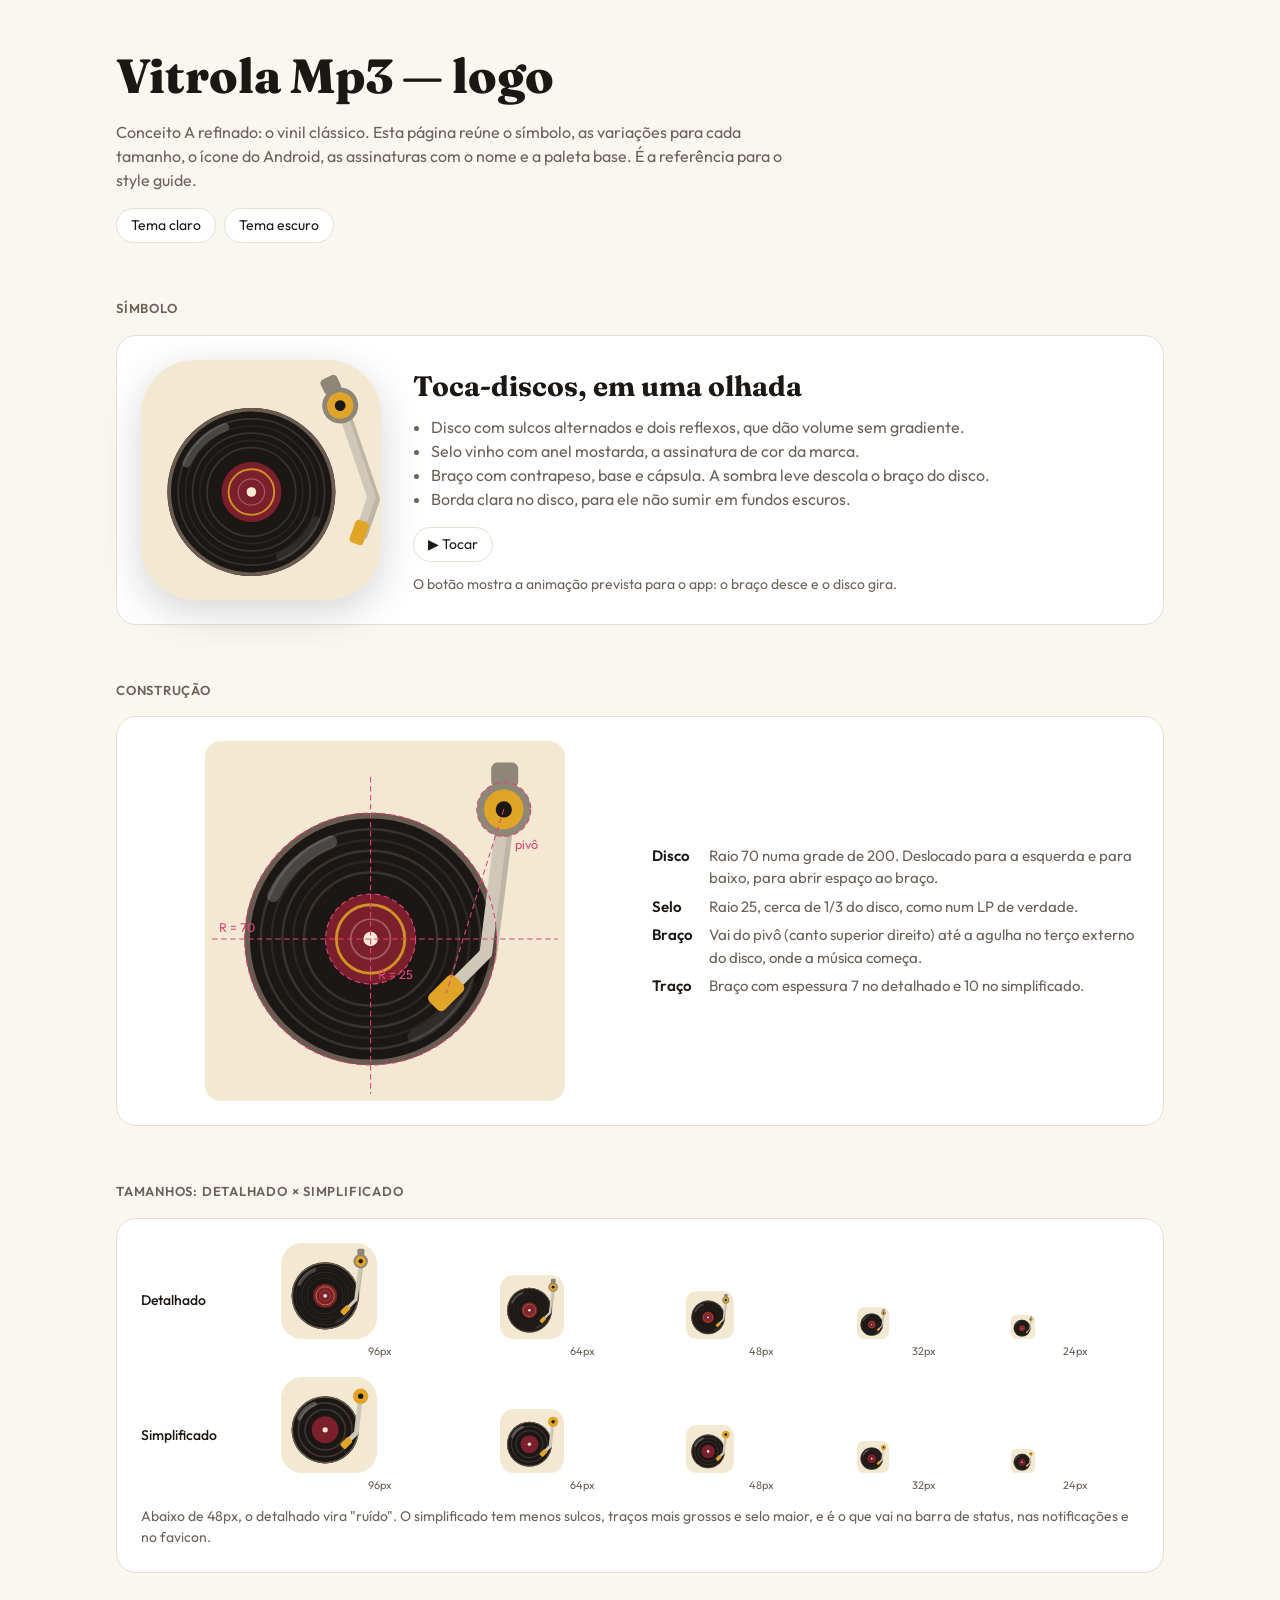
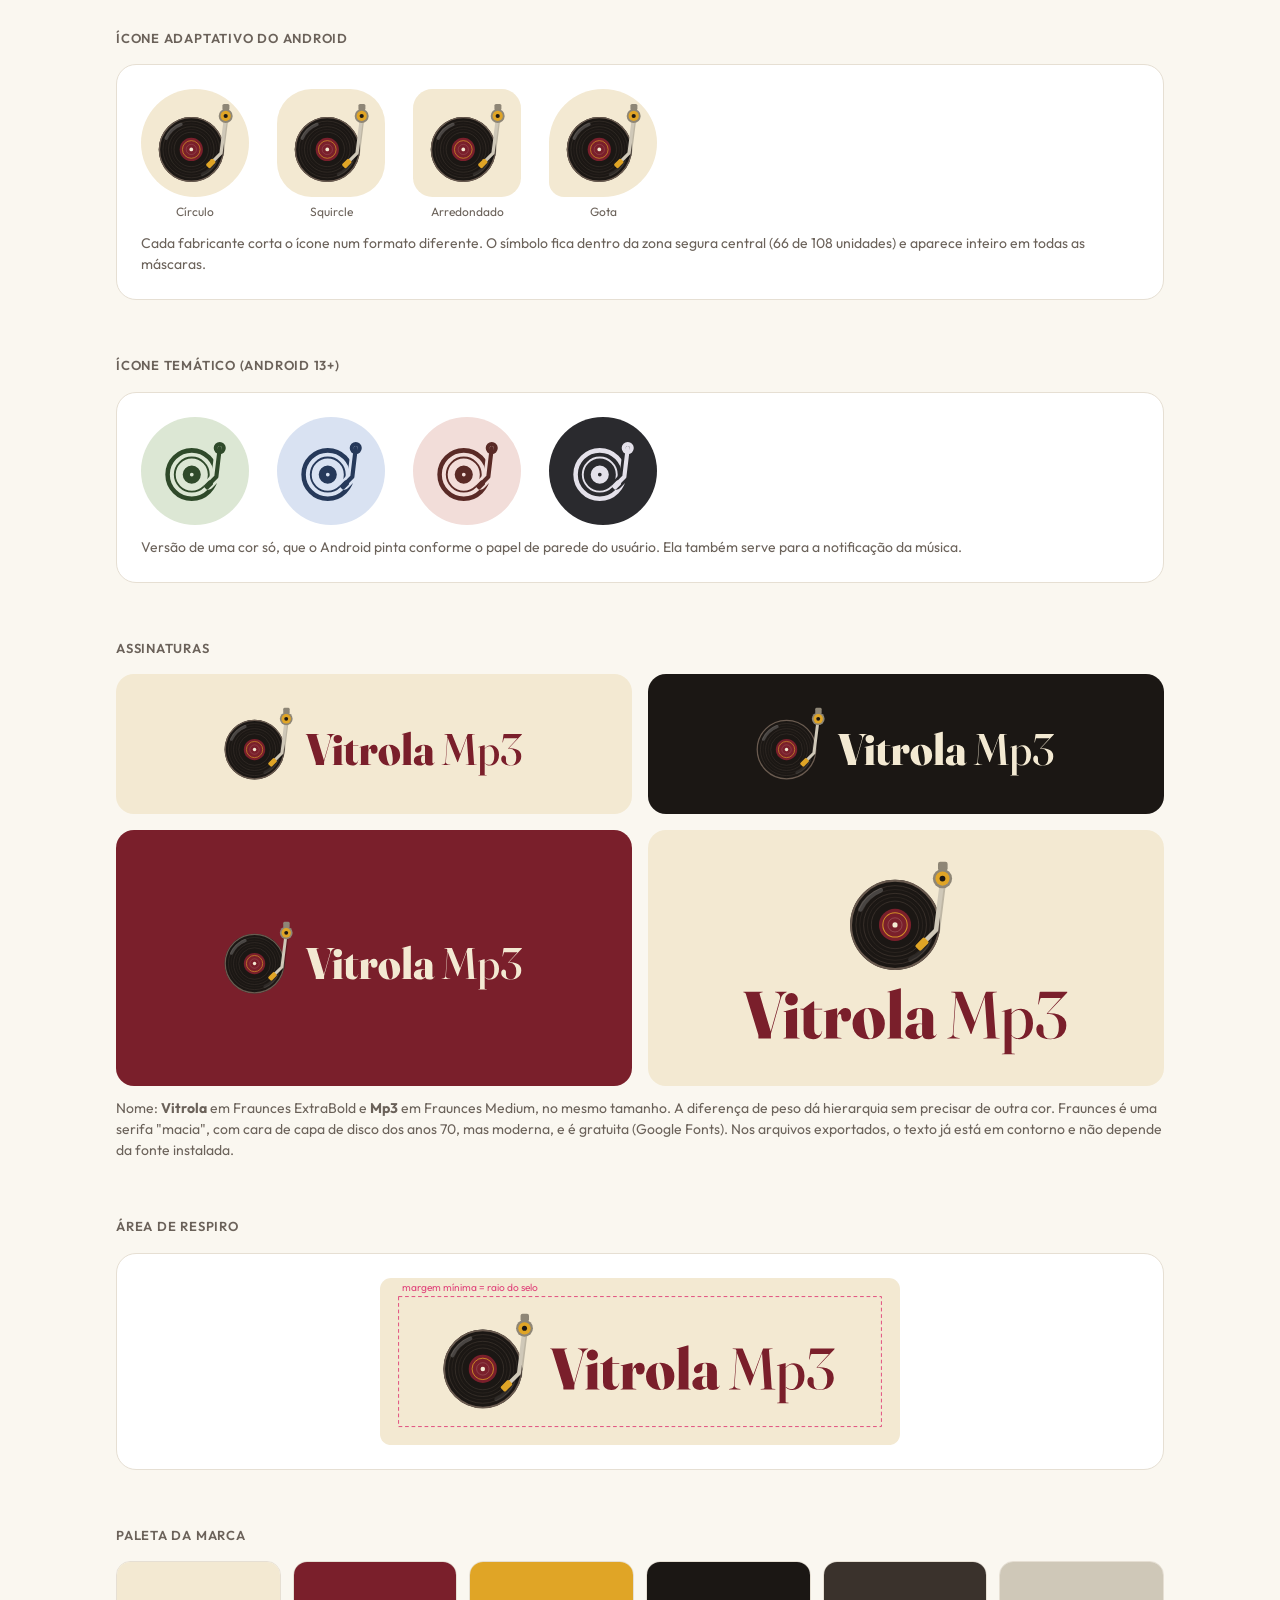
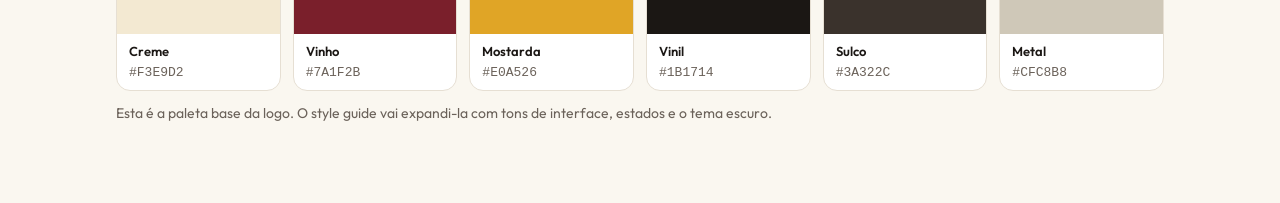
<file: design/01-logo/logo-vinil.html>
<!doctype html>
<html lang="pt-BR">
<head>
<meta charset="utf-8">
<meta name="viewport" content="width=device-width, initial-scale=1">
<title>Vitrola Mp3 – Logo</title>
<link rel="preconnect" href="https://fonts.googleapis.com">
<link rel="preconnect" href="https://fonts.gstatic.com" crossorigin>
<link href="https://fonts.googleapis.com/css2?family=Fraunces:opsz,wght@9..144,600;9..144,800&family=Outfit:wght@400;500;600&display=swap" rel="stylesheet">
<style>
  :root {
    --bg: #FAF7F0; --surface: #FFFFFF; --text: #1B1714; --muted: #6B625A; --border: #E6DFD3;
    --creme: #F3E9D2; --vinho: #7A1F2B; --mostarda: #E0A526; --vinil: #1B1714; --sulco: #3A322C; --metal: #CFC8B8;
  }
  @media (prefers-color-scheme: dark) {
    :root:not([data-theme="light"]) { --bg: #161311; --surface: #1F1B18; --text: #F3EDE4; --muted: #A79D92; --border: #342D28; }
  }
  :root[data-theme="dark"] { --bg: #161311; --surface: #1F1B18; --text: #F3EDE4; --muted: #A79D92; --border: #342D28; }

  * { box-sizing: border-box; }
  body { margin: 0; background: var(--bg); color: var(--text); font-family: "Outfit", system-ui, sans-serif; line-height: 1.5; }
  .wrap { max-width: 1080px; margin: 0 auto; padding: 40px 16px 80px; }
  h1 { font-family: "Fraunces", serif; font-weight: 800; font-size: clamp(32px, 5vw, 48px); margin: 0 0 8px; }
  h2 { font-size: 13px; font-weight: 600; letter-spacing: .06em; text-transform: uppercase; color: var(--muted); margin: 56px 0 16px; }
  p.lead { color: var(--muted); max-width: 680px; margin: 0; }
  .toggle { margin-top: 16px; display: inline-flex; gap: 8px; flex-wrap: wrap; }
  button { font: inherit; font-size: 14px; padding: 6px 14px; border-radius: 999px; border: 1px solid var(--border); background: var(--surface); color: var(--text); cursor: pointer; }
  .card { background: var(--surface); border: 1px solid var(--border); border-radius: 20px; padding: 24px; }
  .note { font-size: 14px; color: var(--muted); margin: 12px 0 0; }

  /* Herói */
  .hero { display: grid; grid-template-columns: auto 1fr; gap: 32px; align-items: center; }
  .hero-icon { width: 240px; height: 240px; border-radius: 54px; background: var(--creme); box-shadow: 0 12px 40px rgba(27,23,20,.18); overflow: hidden; }
  .hero-icon svg { width: 100%; height: 100%; display: block; }
  .hero h3 { font-family: "Fraunces", serif; font-size: 28px; margin: 0 0 8px; }
  .hero ul { margin: 0 0 16px; padding-left: 18px; color: var(--muted); }

  /* Animação do herói */
  #hero .disc { transform-box: view-box; transform-origin: 92px 110px; }
  #hero .arm { transform-box: view-box; transform-origin: 166px 38px; transition: transform .7s cubic-bezier(.4,.1,.2,1); }
  #hero.paused .arm { transform: rotate(-26deg); }
  #hero.playing .disc { animation: spin 1.8s linear infinite; }
  @keyframes spin { to { transform: rotate(360deg); } }
  @media (prefers-reduced-motion: reduce) { #hero.playing .disc { animation-duration: 6s; } }

  /* Construção */
  .build { display: grid; grid-template-columns: repeat(auto-fit, minmax(min(100%, 300px), 1fr)); gap: 24px; align-items: center; }
  .build svg { width: 100%; max-width: 360px; display: block; margin: 0 auto; background: var(--creme); border-radius: 16px; }
  .build dl { margin: 0; display: grid; grid-template-columns: auto 1fr; gap: 6px 16px; font-size: 15px; }
  .build dt { font-weight: 600; }
  .build dd { margin: 0; color: var(--muted); }

  /* Tamanhos */
  .sizes { display: grid; grid-template-columns: 120px repeat(5, auto); gap: 18px 20px; align-items: end; overflow-x: auto; }
  .sizes .lbl { font-size: 14px; font-weight: 500; align-self: center; }
  .sizes figure { margin: 0; text-align: center; }
  .sizes figcaption { font-size: 11px; color: var(--muted); margin-top: 4px; }
  .ic { background: var(--creme); overflow: hidden; display: block; }
  .ic svg { width: 100%; height: 100%; display: block; }

  /* Máscaras adaptativas */
  .masks { display: flex; gap: 28px; flex-wrap: wrap; }
  .masks figure { margin: 0; text-align: center; }
  .masks svg { width: 108px; height: 108px; display: block; }
  .masks figcaption { font-size: 12px; color: var(--muted); margin-top: 6px; }
  .m-circle { border-radius: 50%; }
  .m-squircle { border-radius: 32%; }
  .m-rounded { border-radius: 18%; }
  .m-tear { border-radius: 50% 50% 50% 14%; }
  .masks .wrapm { overflow: hidden; width: 108px; height: 108px; }

  /* Ícone temático (Android 13+) */
  .themed { display: flex; gap: 28px; flex-wrap: wrap; }
  .themed .t { width: 108px; height: 108px; border-radius: 50%; display: grid; place-items: center; }
  .themed .t svg { width: 70%; height: 70%; }

  /* Assinaturas (logo + nome) */
  .lockups { display: grid; grid-template-columns: repeat(auto-fit, minmax(min(100%, 420px), 1fr)); gap: 16px; }
  .lk { border-radius: 18px; padding: 28px 24px; display: flex; align-items: center; justify-content: center; gap: 14px; min-height: 140px; }
  .lk svg { width: 72px; height: 72px; flex: none; }
  .lk img { height: 76px; max-width: 100%; display: block; }
  .wm { font-family: "Fraunces", serif; font-weight: 800; font-size: 44px; line-height: 1; letter-spacing: -.01em; font-variation-settings: "opsz" 144; }
  .lk.v { flex-direction: column; gap: 8px; }
  .lk.v svg { width: 96px; height: 96px; }
  .lk.v .wm { font-size: 38px; }
  .bg-creme { background: var(--creme); } .bg-vinil { background: var(--vinil); } .bg-vinho { background: var(--vinho); }

  /* Paleta */
  .palette { display: grid; grid-template-columns: repeat(auto-fit, minmax(140px, 1fr)); gap: 12px; }
  .sw { border-radius: 14px; overflow: hidden; border: 1px solid var(--border); background: var(--surface); }
  .sw .c { height: 72px; }
  .sw .i { padding: 8px 12px; font-size: 13px; }
  .sw .i b { display: block; font-weight: 600; }
  .sw .i span { color: var(--muted); font-family: ui-monospace, monospace; }

  /* Área de respiro */
  .clear { display: flex; justify-content: center; }
  .clear svg { width: 100%; max-width: 520px; }

  @media (max-width: 640px) {
    .hero { grid-template-columns: 1fr; justify-items: center; text-align: center; }
    .hero ul { text-align: left; }
    .hero-icon { width: 200px; height: 200px; border-radius: 45px; }
    .wm { font-size: 36px; }
  }
</style>
</head>
<body>

<svg width="0" height="0" style="position:absolute" aria-hidden="true">
  <defs>
    <!-- Símbolo detalhado: para 64px ou mais -->
    <symbol id="s-full" viewBox="0 0 200 200">
      <g class="disc">
        <circle cx="92" cy="110" r="70" fill="#1B1714"/>
        <circle cx="92" cy="110" r="68.5" fill="none" stroke="#6A5B50" stroke-width="3"/>
        <circle cx="92" cy="110" r="61" fill="none" stroke="#3A322C" stroke-width="1.4"/>
        <circle cx="92" cy="110" r="55" fill="none" stroke="#2C2521" stroke-width="1.4"/>
        <circle cx="92" cy="110" r="49" fill="none" stroke="#3A322C" stroke-width="1.4"/>
        <circle cx="92" cy="110" r="43" fill="none" stroke="#2C2521" stroke-width="1.4"/>
        <circle cx="92" cy="110" r="37" fill="none" stroke="#3A322C" stroke-width="1.4"/>
        <path d="M38 86 A59 59 0 0 1 70 56" fill="none" stroke="#FFFFFF" stroke-opacity=".2" stroke-width="7" stroke-linecap="round"/>
        <path d="M146 134 A59 59 0 0 1 116 164" fill="none" stroke="#FFFFFF" stroke-opacity=".09" stroke-width="7" stroke-linecap="round"/>
        <circle cx="92" cy="110" r="25" fill="#7A1F2B"/>
        <circle cx="92" cy="110" r="19" fill="none" stroke="#E0A526" stroke-width="1.6" stroke-opacity=".85"/>
        <circle cx="92" cy="110" r="11" fill="none" stroke="#F3E9D2" stroke-width="1" stroke-opacity=".3"/>
        <circle cx="92" cy="110" r="4" fill="#F3E9D2"/>
      </g>
      <g class="arm">
        <rect x="159" y="12" width="15" height="14" rx="3.5" fill="#8E8676"/>
        <path d="M166 38 L156 118 L134 140" fill="none" stroke="#000" stroke-opacity=".22" stroke-width="8" stroke-linecap="round" stroke-linejoin="round" transform="translate(2 3)"/>
        <path d="M166 38 L156 118 L134 140" fill="none" stroke="#CFC8B8" stroke-width="7" stroke-linecap="round" stroke-linejoin="round"/>
        <rect x="124" y="134" width="20" height="12" rx="3" transform="rotate(-45 134 140)" fill="#E0A526"/>
        <circle cx="166" cy="38" r="15" fill="#8E8676"/>
        <circle cx="166" cy="38" r="11" fill="#E0A526"/>
        <circle cx="166" cy="38" r="4.5" fill="#1B1714"/>
      </g>
    </symbol>

    <!-- Símbolo simplificado: para 48px ou menos -->
    <symbol id="s-small" viewBox="0 0 200 200">
      <circle cx="92" cy="110" r="70" fill="#1B1714"/>
      <circle cx="92" cy="110" r="68.5" fill="none" stroke="#6A5B50" stroke-width="3"/>
      <circle cx="92" cy="110" r="56" fill="none" stroke="#3E3530" stroke-width="3.5"/>
      <circle cx="92" cy="110" r="42" fill="none" stroke="#3E3530" stroke-width="3.5"/>
      <path d="M38 86 A59 59 0 0 1 70 56" fill="none" stroke="#FFFFFF" stroke-opacity=".24" stroke-width="9" stroke-linecap="round"/>
      <circle cx="92" cy="110" r="28" fill="#7A1F2B"/>
      <circle cx="92" cy="110" r="5.5" fill="#F3E9D2"/>
      <path d="M166 40 L157 116 L136 137" fill="none" stroke="#CFC8B8" stroke-width="10" stroke-linecap="round" stroke-linejoin="round"/>
      <rect x="124" y="130" width="24" height="15" rx="3.5" transform="rotate(-45 136 137.5)" fill="#E0A526"/>
      <circle cx="166" cy="40" r="16" fill="#E0A526"/>
      <circle cx="166" cy="40" r="5.5" fill="#1B1714"/>
    </symbol>

    <!-- Monocromático: ícone temático do Android e usos de uma cor só -->
    <symbol id="s-mono" viewBox="0 0 200 200">
      <mask id="m-arm" maskUnits="userSpaceOnUse" x="0" y="0" width="200" height="200">
        <rect width="200" height="200" fill="#fff"/>
        <path d="M166 40 L157 116 L136 137" fill="none" stroke="#000" stroke-width="26" stroke-linecap="round" stroke-linejoin="round"/>
        <circle cx="166" cy="40" r="24" fill="#000"/>
      </mask>
      <g mask="url(#m-arm)" fill="none" stroke="currentColor">
        <circle cx="92" cy="110" r="64" stroke-width="12"/>
        <circle cx="92" cy="110" r="45" stroke-width="5"/>
      </g>
      <path fill="currentColor" fill-rule="evenodd" d="M68 110 a24 24 0 1 0 48 0 a24 24 0 1 0 -48 0 Z M87 110 a5 5 0 1 0 10 0 a5 5 0 1 0 -10 0 Z"/>
      <path d="M166 40 L157 116 L136 137" fill="none" stroke="currentColor" stroke-width="11" stroke-linecap="round" stroke-linejoin="round"/>
      <rect x="124" y="130" width="24" height="15" rx="3.5" transform="rotate(-45 136 137.5)" fill="currentColor"/>
      <path fill="currentColor" fill-rule="evenodd" d="M150 40 a16 16 0 1 0 32 0 a16 16 0 1 0 -32 0 Z M160.5 40 a5.5 5.5 0 1 0 11 0 a5.5 5.5 0 1 0 -11 0 Z"/>
    </symbol>
  </defs>
</svg>

<div class="wrap">
  <header>
    <h1>Vitrola Mp3 — logo</h1>
    <p class="lead">Conceito A refinado: o vinil clássico. Esta página reúne o símbolo, as variações para cada tamanho, o ícone do Android, as assinaturas com o nome e a paleta base. É a referência para o style guide.</p>
    <div class="toggle">
      <button data-t="light">Tema claro</button>
      <button data-t="dark">Tema escuro</button>
    </div>
  </header>

  <h2>Símbolo</h2>
  <div class="card hero">
    <div class="hero-icon"><svg id="hero" class="paused" viewBox="0 0 200 200" role="img" aria-label="Símbolo Vitrola"></svg></div>
    <div>
      <h3>Toca-discos, em uma olhada</h3>
      <ul>
        <li>Disco com sulcos alternados e dois reflexos, que dão volume sem gradiente.</li>
        <li>Selo vinho com anel mostarda, a assinatura de cor da marca.</li>
        <li>Braço com contrapeso, base e cápsula. A sombra leve descola o braço do disco.</li>
        <li>Borda clara no disco, para ele não sumir em fundos escuros.</li>
      </ul>
      <button id="play">▶ Tocar</button>
      <p class="note">O botão mostra a animação prevista para o app: o braço desce e o disco gira.</p>
    </div>
  </div>

  <h2>Construção</h2>
  <div class="card build">
    <svg viewBox="0 0 200 200" aria-label="Grade de construção">
      <use href="#s-full"/>
      <g fill="none" stroke="#E0457B" stroke-width=".6" stroke-dasharray="3 2">
        <circle cx="92" cy="110" r="70"/>
        <circle cx="92" cy="110" r="25"/>
        <line x1="92" y1="20" x2="92" y2="196"/>
        <line x1="4" y1="110" x2="196" y2="110"/>
        <line x1="166" y1="38" x2="134" y2="140"/>
        <circle cx="166" cy="38" r="15"/>
      </g>
      <g fill="#E0457B" font-family="Outfit, sans-serif" font-size="7">
        <text x="8" y="106">R = 70</text>
        <text x="96" y="132">R = 25</text>
        <text x="172" y="60">pivô</text>
      </g>
    </svg>
    <dl>
      <dt>Disco</dt><dd>Raio 70 numa grade de 200. Deslocado para a esquerda e para baixo, para abrir espaço ao braço.</dd>
      <dt>Selo</dt><dd>Raio 25, cerca de 1/3 do disco, como num LP de verdade.</dd>
      <dt>Braço</dt><dd>Vai do pivô (canto superior direito) até a agulha no terço externo do disco, onde a música começa.</dd>
      <dt>Traço</dt><dd>Braço com espessura 7 no detalhado e 10 no simplificado.</dd>
    </dl>
  </div>

  <h2>Tamanhos: detalhado × simplificado</h2>
  <div class="card">
    <div class="sizes" id="sizes"></div>
    <p class="note">Abaixo de 48px, o detalhado vira "ruído". O simplificado tem menos sulcos, traços mais grossos e selo maior, e é o que vai na barra de status, nas notificações e no favicon.</p>
  </div>

  <h2>Ícone adaptativo do Android</h2>
  <div class="card">
    <div class="masks" id="masks"></div>
    <p class="note">Cada fabricante corta o ícone num formato diferente. O símbolo fica dentro da zona segura central (66 de 108 unidades) e aparece inteiro em todas as máscaras.</p>
  </div>

  <h2>Ícone temático (Android 13+)</h2>
  <div class="card">
    <div class="themed">
      <div class="t" style="background:#DCE7D4;color:#2F4A2A"><svg><use href="#s-mono"/></svg></div>
      <div class="t" style="background:#D9E2F2;color:#26395A"><svg><use href="#s-mono"/></svg></div>
      <div class="t" style="background:#F2DDD9;color:#5A2A26"><svg><use href="#s-mono"/></svg></div>
      <div class="t" style="background:#2A2A2E;color:#E4E1EA"><svg><use href="#s-mono"/></svg></div>
    </div>
    <p class="note">Versão de uma cor só, que o Android pinta conforme o papel de parede do usuário. Ela também serve para a notificação da música.</p>
  </div>

  <h2>Assinaturas</h2>
  <div class="lockups">
    <div class="lk bg-creme"><img src="export/vitrola-mp3-horizontal-positivo.svg" alt="Vitrola Mp3"></div>
    <div class="lk bg-vinil"><img src="export/vitrola-mp3-horizontal-negativo.svg" alt="Vitrola Mp3"></div>
    <div class="lk bg-vinho"><img src="export/vitrola-mp3-horizontal-negativo.svg" alt="Vitrola Mp3"></div>
    <div class="lk v bg-creme"><img src="export/vitrola-mp3-vertical-positivo.svg" alt="Vitrola Mp3" style="height:200px"></div>
  </div>
  <p class="note">Nome: <b>Vitrola</b> em Fraunces ExtraBold e <b>Mp3</b> em Fraunces Medium, no mesmo tamanho. A diferença de peso dá hierarquia sem precisar de outra cor. Fraunces é uma serifa "macia", com cara de capa de disco dos anos 70, mas moderna, e é gratuita (Google Fonts). Nos arquivos exportados, o texto já está em contorno e não depende da fonte instalada.</p>

  <h2>Área de respiro</h2>
  <div class="card clear">
    <svg viewBox="0 0 560 180" aria-label="Área de respiro">
      <rect x="0" y="0" width="560" height="180" rx="12" fill="#F3E9D2"/>
      <rect x="20" y="20" width="520" height="140" fill="none" stroke="#E0457B" stroke-width="1" stroke-dasharray="4 3"/>
      <image href="export/vitrola-mp3-horizontal-positivo.svg" x="36" y="36" width="488" height="108"/>
      <g fill="#E0457B" font-family="Outfit, sans-serif" font-size="11">
        <text x="24" y="14">margem mínima = raio do selo</text>
      </g>
    </svg>
  </div>

  <h2>Paleta da marca</h2>
  <div class="palette">
    <div class="sw"><div class="c" style="background:#F3E9D2"></div><div class="i"><b>Creme</b><span>#F3E9D2</span></div></div>
    <div class="sw"><div class="c" style="background:#7A1F2B"></div><div class="i"><b>Vinho</b><span>#7A1F2B</span></div></div>
    <div class="sw"><div class="c" style="background:#E0A526"></div><div class="i"><b>Mostarda</b><span>#E0A526</span></div></div>
    <div class="sw"><div class="c" style="background:#1B1714"></div><div class="i"><b>Vinil</b><span>#1B1714</span></div></div>
    <div class="sw"><div class="c" style="background:#3A322C"></div><div class="i"><b>Sulco</b><span>#3A322C</span></div></div>
    <div class="sw"><div class="c" style="background:#CFC8B8"></div><div class="i"><b>Metal</b><span>#CFC8B8</span></div></div>
  </div>
  <p class="note">Esta é a paleta base da logo. O style guide vai expandi-la com tons de interface, estados e o tema escuro.</p>
</div>

<script>
  // Tema
  document.querySelectorAll('[data-t]').forEach(b =>
    b.addEventListener('click', () => document.documentElement.dataset.theme = b.dataset.t));

  // Herói: cópia inline do símbolo para poder animar braço e disco
  const hero = document.getElementById('hero');
  hero.innerHTML = document.getElementById('s-full').innerHTML;
  const btn = document.getElementById('play');
  btn.addEventListener('click', () => {
    const playing = hero.classList.toggle('playing');
    hero.classList.toggle('paused', !playing);
    btn.textContent = playing ? '⏸ Pausar' : '▶ Tocar';
  });

  // Tabela de tamanhos
  const sizes = [96, 64, 48, 32, 24];
  const grid = document.getElementById('sizes');
  const row = (label, id) => {
    grid.insertAdjacentHTML('beforeend', `<div class="lbl">${label}</div>`);
    sizes.forEach(s => grid.insertAdjacentHTML('beforeend',
      `<figure><span class="ic" style="width:${s}px;height:${s}px;border-radius:${s*.22}px"><svg><use href="#${id}"/></svg></span><figcaption>${s}px</figcaption></figure>`));
  };
  row('Detalhado', 's-full');
  row('Simplificado', 's-small');

  // Máscaras adaptativas: área visível de 72 dentro da tela de 108
  const masks = [['m-circle','Círculo'],['m-squircle','Squircle'],['m-rounded','Arredondado'],['m-tear','Gota']];
  document.getElementById('masks').innerHTML = masks.map(([c, n]) =>
    `<figure><div class="wrapm ${c}"><svg viewBox="18 18 72 72"><rect width="108" height="108" fill="#F3E9D2"/><use href="#s-full" x="23" y="24.2" width="62" height="62"/></svg></div><figcaption>${n}</figcaption></figure>`).join('');
</script>
</body>
</html>
</file>
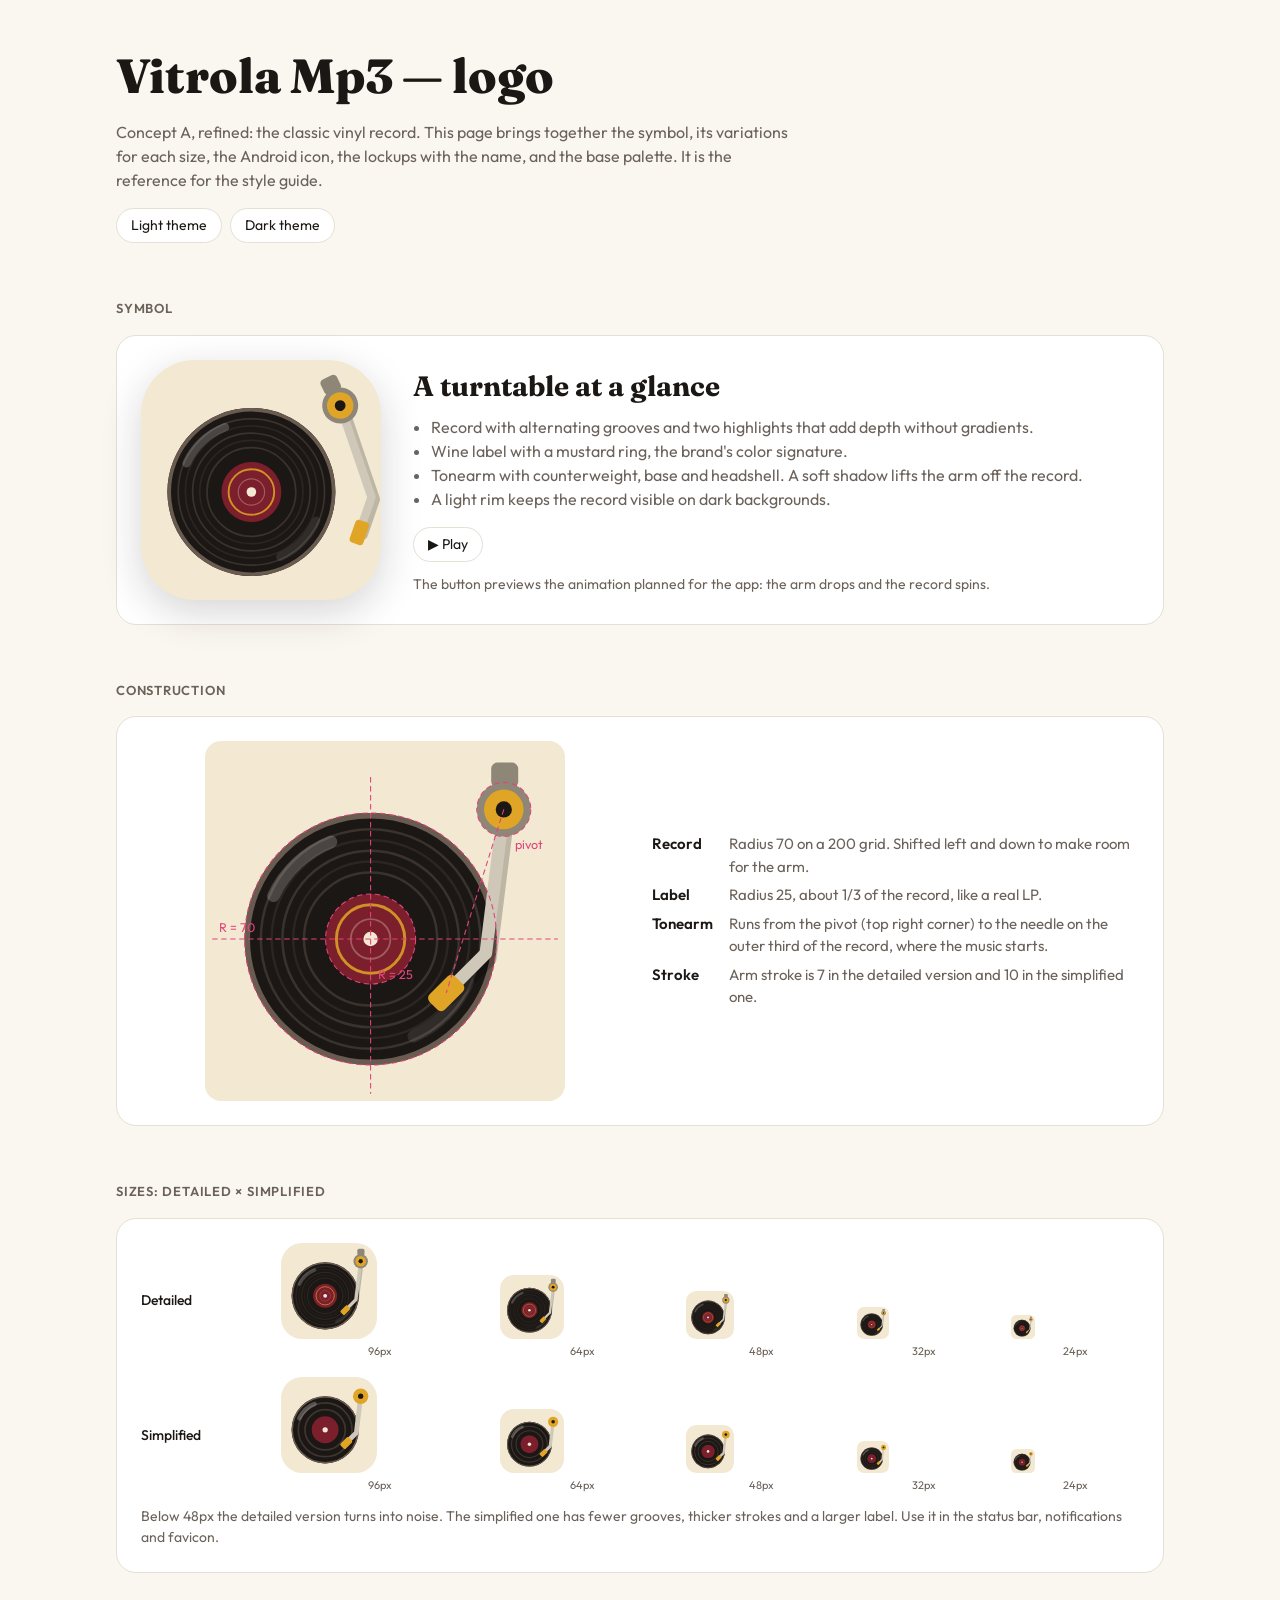
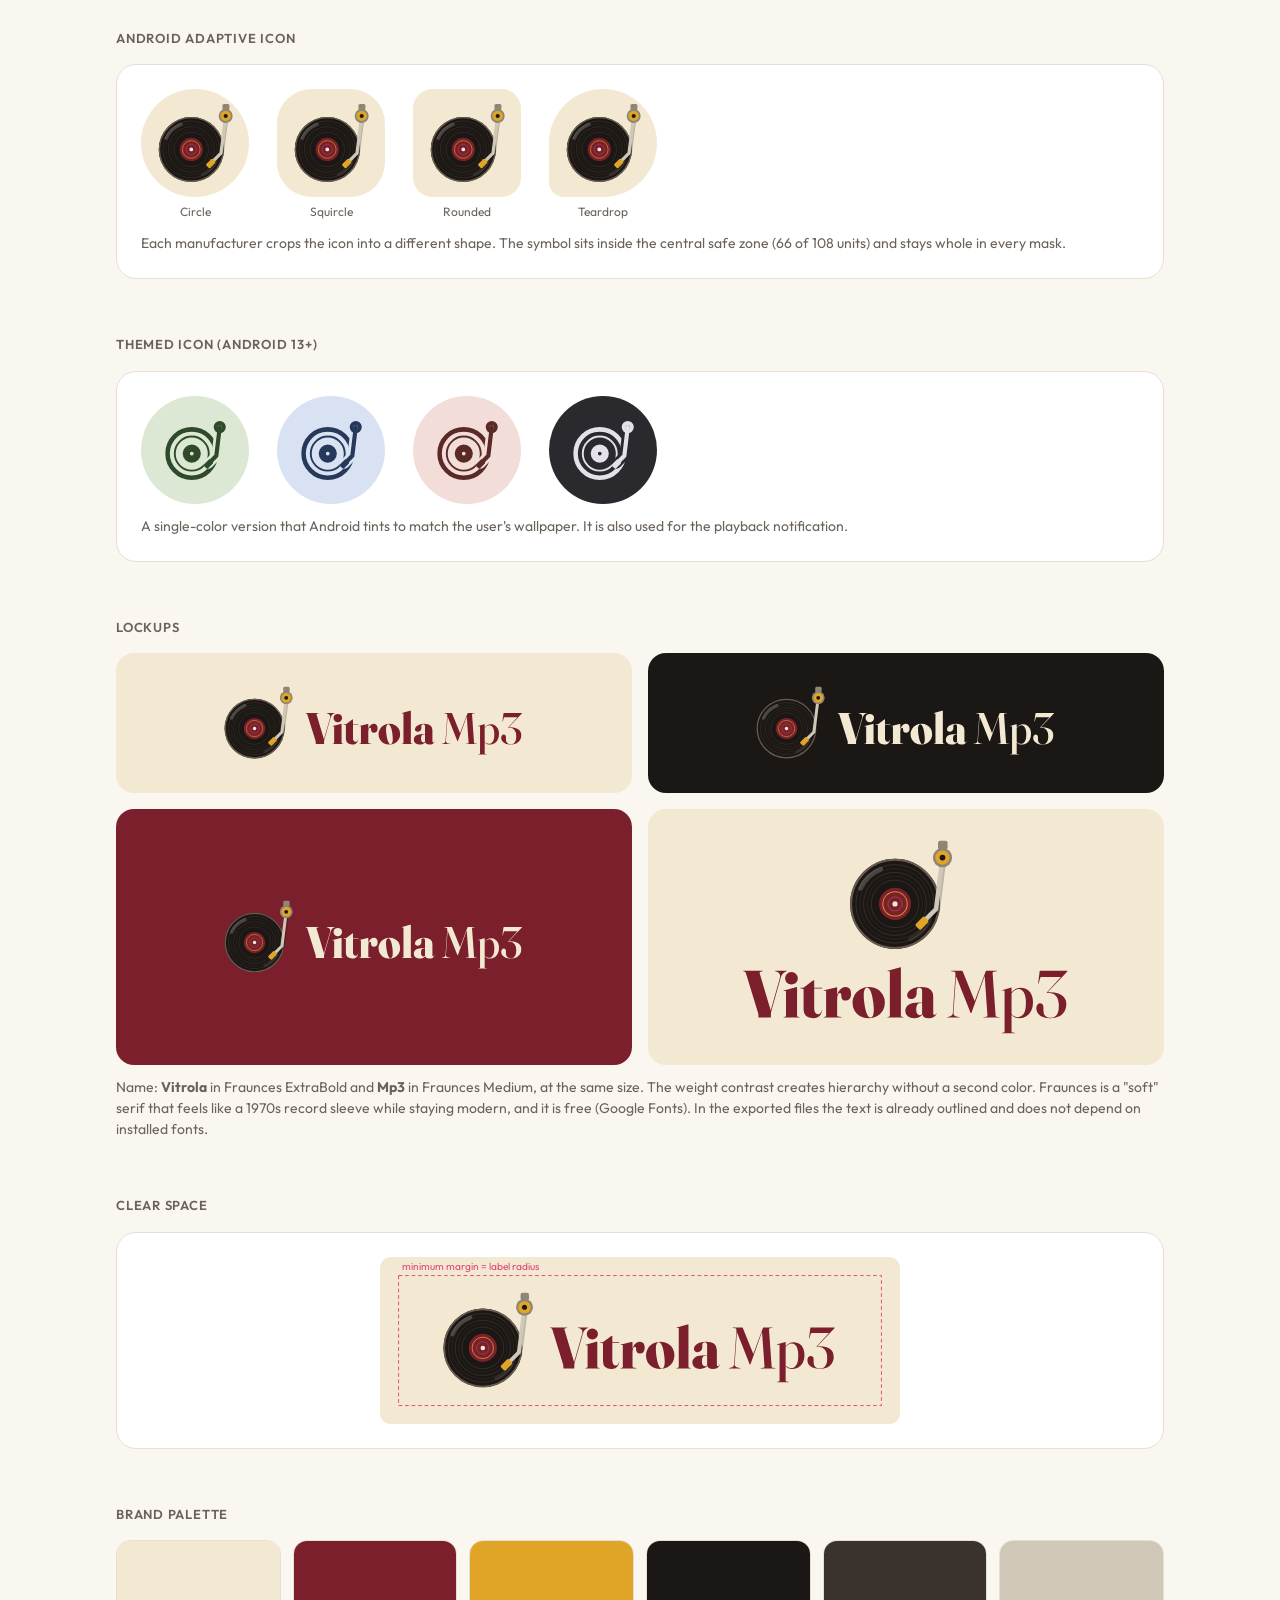
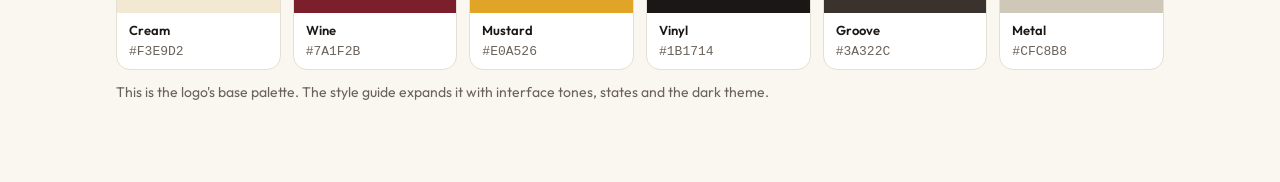
<file: design/01-logo/logo.html>
<!doctype html>
<html lang="en">
<head>
<meta charset="utf-8">
<meta name="viewport" content="width=device-width, initial-scale=1">
<title>Vitrola Mp3 – Logo</title>
<link rel="preconnect" href="https://fonts.googleapis.com">
<link rel="preconnect" href="https://fonts.gstatic.com" crossorigin>
<link href="https://fonts.googleapis.com/css2?family=Fraunces:opsz,wght@9..144,600;9..144,800&family=Outfit:wght@400;500;600&display=swap" rel="stylesheet">
<style>
  :root {
    --bg: #FAF7F0; --surface: #FFFFFF; --text: #1B1714; --muted: #6B625A; --border: #E6DFD3;
    --cream: #F3E9D2; --wine: #7A1F2B; --mustard: #E0A526; --vinyl: #1B1714; --groove: #3A322C; --metal: #CFC8B8;
  }
  @media (prefers-color-scheme: dark) {
    :root:not([data-theme="light"]) { --bg: #161311; --surface: #1F1B18; --text: #F3EDE4; --muted: #A79D92; --border: #342D28; }
  }
  :root[data-theme="dark"] { --bg: #161311; --surface: #1F1B18; --text: #F3EDE4; --muted: #A79D92; --border: #342D28; }

  * { box-sizing: border-box; }
  body { margin: 0; background: var(--bg); color: var(--text); font-family: "Outfit", system-ui, sans-serif; line-height: 1.5; }
  .wrap { max-width: 1080px; margin: 0 auto; padding: 40px 16px 80px; }
  h1 { font-family: "Fraunces", serif; font-weight: 800; font-size: clamp(32px, 5vw, 48px); margin: 0 0 8px; }
  h2 { font-size: 13px; font-weight: 600; letter-spacing: .06em; text-transform: uppercase; color: var(--muted); margin: 56px 0 16px; }
  p.lead { color: var(--muted); max-width: 680px; margin: 0; }
  .toggle { margin-top: 16px; display: inline-flex; gap: 8px; flex-wrap: wrap; }
  button { font: inherit; font-size: 14px; padding: 6px 14px; border-radius: 999px; border: 1px solid var(--border); background: var(--surface); color: var(--text); cursor: pointer; }
  .card { background: var(--surface); border: 1px solid var(--border); border-radius: 20px; padding: 24px; }
  .note { font-size: 14px; color: var(--muted); margin: 12px 0 0; }

  /* Hero */
  .hero { display: grid; grid-template-columns: auto 1fr; gap: 32px; align-items: center; }
  .hero-icon { width: 240px; height: 240px; border-radius: 54px; background: var(--cream); box-shadow: 0 12px 40px rgba(27,23,20,.18); overflow: hidden; }
  .hero-icon svg { width: 100%; height: 100%; display: block; }
  .hero h3 { font-family: "Fraunces", serif; font-size: 28px; margin: 0 0 8px; }
  .hero ul { margin: 0 0 16px; padding-left: 18px; color: var(--muted); }

  /* Hero animation */
  #hero .disc { transform-box: view-box; transform-origin: 92px 110px; }
  #hero .arm { transform-box: view-box; transform-origin: 166px 38px; transition: transform .7s cubic-bezier(.4,.1,.2,1); }
  #hero.paused .arm { transform: rotate(-26deg); }
  #hero.playing .disc { animation: spin 1.8s linear infinite; }
  @keyframes spin { to { transform: rotate(360deg); } }
  @media (prefers-reduced-motion: reduce) { #hero.playing .disc { animation-duration: 6s; } }

  /* Construction */
  .build { display: grid; grid-template-columns: repeat(auto-fit, minmax(min(100%, 300px), 1fr)); gap: 24px; align-items: center; }
  .build svg { width: 100%; max-width: 360px; display: block; margin: 0 auto; background: var(--cream); border-radius: 16px; }
  .build dl { margin: 0; display: grid; grid-template-columns: auto 1fr; gap: 6px 16px; font-size: 15px; }
  .build dt { font-weight: 600; }
  .build dd { margin: 0; color: var(--muted); }

  /* Sizes */
  .sizes { display: grid; grid-template-columns: 120px repeat(5, auto); gap: 18px 20px; align-items: end; overflow-x: auto; }
  .sizes .lbl { font-size: 14px; font-weight: 500; align-self: center; }
  .sizes figure { margin: 0; text-align: center; }
  .sizes figcaption { font-size: 11px; color: var(--muted); margin-top: 4px; }
  .ic { background: var(--cream); overflow: hidden; display: block; }
  .ic svg { width: 100%; height: 100%; display: block; }

  /* Adaptive masks */
  .masks { display: flex; gap: 28px; flex-wrap: wrap; }
  .masks figure { margin: 0; text-align: center; }
  .masks svg { width: 108px; height: 108px; display: block; }
  .masks figcaption { font-size: 12px; color: var(--muted); margin-top: 6px; }
  .m-circle { border-radius: 50%; }
  .m-squircle { border-radius: 32%; }
  .m-rounded { border-radius: 18%; }
  .m-tear { border-radius: 50% 50% 50% 14%; }
  .masks .wrapm { overflow: hidden; width: 108px; height: 108px; }

  /* Themed icon (Android 13+) */
  .themed { display: flex; gap: 28px; flex-wrap: wrap; }
  .themed .t { width: 108px; height: 108px; border-radius: 50%; display: grid; place-items: center; }
  .themed .t svg { width: 70%; height: 70%; }

  /* Lockups (symbol + name) */
  .lockups { display: grid; grid-template-columns: repeat(auto-fit, minmax(min(100%, 420px), 1fr)); gap: 16px; }
  .lk { border-radius: 18px; padding: 28px 24px; display: flex; align-items: center; justify-content: center; gap: 14px; min-height: 140px; }
  .lk svg { width: 72px; height: 72px; flex: none; }
  .lk img { height: 76px; max-width: 100%; display: block; }
  .wm { font-family: "Fraunces", serif; font-weight: 800; font-size: 44px; line-height: 1; letter-spacing: -.01em; font-variation-settings: "opsz" 144; }
  .lk.v { flex-direction: column; gap: 8px; }
  .lk.v svg { width: 96px; height: 96px; }
  .lk.v .wm { font-size: 38px; }
  .bg-cream { background: var(--cream); } .bg-vinyl { background: var(--vinyl); } .bg-wine { background: var(--wine); }

  /* Palette */
  .palette { display: grid; grid-template-columns: repeat(auto-fit, minmax(140px, 1fr)); gap: 12px; }
  .sw { border-radius: 14px; overflow: hidden; border: 1px solid var(--border); background: var(--surface); }
  .sw .c { height: 72px; }
  .sw .i { padding: 8px 12px; font-size: 13px; }
  .sw .i b { display: block; font-weight: 600; }
  .sw .i span { color: var(--muted); font-family: ui-monospace, monospace; }

  /* Clear space */
  .clear { display: flex; justify-content: center; }
  .clear svg { width: 100%; max-width: 520px; }

  @media (max-width: 640px) {
    .hero { grid-template-columns: 1fr; justify-items: center; text-align: center; }
    .hero ul { text-align: left; }
    .hero-icon { width: 200px; height: 200px; border-radius: 45px; }
    .wm { font-size: 36px; }
  }
</style>
</head>
<body>

<svg width="0" height="0" style="position:absolute" aria-hidden="true">
  <defs>
    <!-- Detailed symbol: 64px and up -->
    <symbol id="s-full" viewBox="0 0 200 200">
      <g class="disc">
        <circle cx="92" cy="110" r="70" fill="#1B1714"/>
        <circle cx="92" cy="110" r="68.5" fill="none" stroke="#6A5B50" stroke-width="3"/>
        <circle cx="92" cy="110" r="61" fill="none" stroke="#3A322C" stroke-width="1.4"/>
        <circle cx="92" cy="110" r="55" fill="none" stroke="#2C2521" stroke-width="1.4"/>
        <circle cx="92" cy="110" r="49" fill="none" stroke="#3A322C" stroke-width="1.4"/>
        <circle cx="92" cy="110" r="43" fill="none" stroke="#2C2521" stroke-width="1.4"/>
        <circle cx="92" cy="110" r="37" fill="none" stroke="#3A322C" stroke-width="1.4"/>
        <path d="M38 86 A59 59 0 0 1 70 56" fill="none" stroke="#FFFFFF" stroke-opacity=".2" stroke-width="7" stroke-linecap="round"/>
        <path d="M146 134 A59 59 0 0 1 116 164" fill="none" stroke="#FFFFFF" stroke-opacity=".09" stroke-width="7" stroke-linecap="round"/>
        <circle cx="92" cy="110" r="25" fill="#7A1F2B"/>
        <circle cx="92" cy="110" r="19" fill="none" stroke="#E0A526" stroke-width="1.6" stroke-opacity=".85"/>
        <circle cx="92" cy="110" r="11" fill="none" stroke="#F3E9D2" stroke-width="1" stroke-opacity=".3"/>
        <circle cx="92" cy="110" r="4" fill="#F3E9D2"/>
      </g>
      <g class="arm">
        <rect x="159" y="12" width="15" height="14" rx="3.5" fill="#8E8676"/>
        <path d="M166 38 L156 118 L134 140" fill="none" stroke="#000" stroke-opacity=".22" stroke-width="8" stroke-linecap="round" stroke-linejoin="round" transform="translate(2 3)"/>
        <path d="M166 38 L156 118 L134 140" fill="none" stroke="#CFC8B8" stroke-width="7" stroke-linecap="round" stroke-linejoin="round"/>
        <rect x="124" y="134" width="20" height="12" rx="3" transform="rotate(-45 134 140)" fill="#E0A526"/>
        <circle cx="166" cy="38" r="15" fill="#8E8676"/>
        <circle cx="166" cy="38" r="11" fill="#E0A526"/>
        <circle cx="166" cy="38" r="4.5" fill="#1B1714"/>
      </g>
    </symbol>

    <!-- Simplified symbol: 48px and below -->
    <symbol id="s-small" viewBox="0 0 200 200">
      <circle cx="92" cy="110" r="70" fill="#1B1714"/>
      <circle cx="92" cy="110" r="68.5" fill="none" stroke="#6A5B50" stroke-width="3"/>
      <circle cx="92" cy="110" r="56" fill="none" stroke="#3E3530" stroke-width="3.5"/>
      <circle cx="92" cy="110" r="42" fill="none" stroke="#3E3530" stroke-width="3.5"/>
      <path d="M38 86 A59 59 0 0 1 70 56" fill="none" stroke="#FFFFFF" stroke-opacity=".24" stroke-width="9" stroke-linecap="round"/>
      <circle cx="92" cy="110" r="28" fill="#7A1F2B"/>
      <circle cx="92" cy="110" r="5.5" fill="#F3E9D2"/>
      <path d="M166 40 L157 116 L136 137" fill="none" stroke="#CFC8B8" stroke-width="10" stroke-linecap="round" stroke-linejoin="round"/>
      <rect x="124" y="130" width="24" height="15" rx="3.5" transform="rotate(-45 136 137.5)" fill="#E0A526"/>
      <circle cx="166" cy="40" r="16" fill="#E0A526"/>
      <circle cx="166" cy="40" r="5.5" fill="#1B1714"/>
    </symbol>

    <!-- Monochrome: Android themed icon and single-color uses -->
    <symbol id="s-mono" viewBox="0 0 200 200">
      <mask id="m-arm" maskUnits="userSpaceOnUse" x="0" y="0" width="200" height="200">
        <rect width="200" height="200" fill="#fff"/>
        <path d="M166 40 L157 116 L136 137" fill="none" stroke="#000" stroke-width="26" stroke-linecap="round" stroke-linejoin="round"/>
        <circle cx="166" cy="40" r="24" fill="#000"/>
      </mask>
      <g mask="url(#m-arm)" fill="none" stroke="currentColor">
        <circle cx="92" cy="110" r="64" stroke-width="12"/>
        <circle cx="92" cy="110" r="45" stroke-width="5"/>
      </g>
      <path fill="currentColor" fill-rule="evenodd" d="M68 110 a24 24 0 1 0 48 0 a24 24 0 1 0 -48 0 Z M87 110 a5 5 0 1 0 10 0 a5 5 0 1 0 -10 0 Z"/>
      <path d="M166 40 L157 116 L136 137" fill="none" stroke="currentColor" stroke-width="11" stroke-linecap="round" stroke-linejoin="round"/>
      <rect x="124" y="130" width="24" height="15" rx="3.5" transform="rotate(-45 136 137.5)" fill="currentColor"/>
      <path fill="currentColor" fill-rule="evenodd" d="M150 40 a16 16 0 1 0 32 0 a16 16 0 1 0 -32 0 Z M160.5 40 a5.5 5.5 0 1 0 11 0 a5.5 5.5 0 1 0 -11 0 Z"/>
    </symbol>
  </defs>
</svg>

<div class="wrap">
  <header>
    <h1>Vitrola Mp3 — logo</h1>
    <p class="lead">Concept A, refined: the classic vinyl record. This page brings together the symbol, its variations for each size, the Android icon, the lockups with the name, and the base palette. It is the reference for the style guide.</p>
    <div class="toggle">
      <button data-t="light">Light theme</button>
      <button data-t="dark">Dark theme</button>
    </div>
  </header>

  <h2>Symbol</h2>
  <div class="card hero">
    <div class="hero-icon"><svg id="hero" class="paused" viewBox="0 0 200 200" role="img" aria-label="Vitrola symbol"></svg></div>
    <div>
      <h3>A turntable at a glance</h3>
      <ul>
        <li>Record with alternating grooves and two highlights that add depth without gradients.</li>
        <li>Wine label with a mustard ring, the brand's color signature.</li>
        <li>Tonearm with counterweight, base and headshell. A soft shadow lifts the arm off the record.</li>
        <li>A light rim keeps the record visible on dark backgrounds.</li>
      </ul>
      <button id="play">▶ Play</button>
      <p class="note">The button previews the animation planned for the app: the arm drops and the record spins.</p>
    </div>
  </div>

  <h2>Construction</h2>
  <div class="card build">
    <svg viewBox="0 0 200 200" aria-label="Construction grid">
      <use href="#s-full"/>
      <g fill="none" stroke="#E0457B" stroke-width=".6" stroke-dasharray="3 2">
        <circle cx="92" cy="110" r="70"/>
        <circle cx="92" cy="110" r="25"/>
        <line x1="92" y1="20" x2="92" y2="196"/>
        <line x1="4" y1="110" x2="196" y2="110"/>
        <line x1="166" y1="38" x2="134" y2="140"/>
        <circle cx="166" cy="38" r="15"/>
      </g>
      <g fill="#E0457B" font-family="Outfit, sans-serif" font-size="7">
        <text x="8" y="106">R = 70</text>
        <text x="96" y="132">R = 25</text>
        <text x="172" y="60">pivot</text>
      </g>
    </svg>
    <dl>
      <dt>Record</dt><dd>Radius 70 on a 200 grid. Shifted left and down to make room for the arm.</dd>
      <dt>Label</dt><dd>Radius 25, about 1/3 of the record, like a real LP.</dd>
      <dt>Tonearm</dt><dd>Runs from the pivot (top right corner) to the needle on the outer third of the record, where the music starts.</dd>
      <dt>Stroke</dt><dd>Arm stroke is 7 in the detailed version and 10 in the simplified one.</dd>
    </dl>
  </div>

  <h2>Sizes: detailed × simplified</h2>
  <div class="card">
    <div class="sizes" id="sizes"></div>
    <p class="note">Below 48px the detailed version turns into noise. The simplified one has fewer grooves, thicker strokes and a larger label. Use it in the status bar, notifications and favicon.</p>
  </div>

  <h2>Android adaptive icon</h2>
  <div class="card">
    <div class="masks" id="masks"></div>
    <p class="note">Each manufacturer crops the icon into a different shape. The symbol sits inside the central safe zone (66 of 108 units) and stays whole in every mask.</p>
  </div>

  <h2>Themed icon (Android 13+)</h2>
  <div class="card">
    <div class="themed">
      <div class="t" style="background:#DCE7D4;color:#2F4A2A"><svg><use href="#s-mono"/></svg></div>
      <div class="t" style="background:#D9E2F2;color:#26395A"><svg><use href="#s-mono"/></svg></div>
      <div class="t" style="background:#F2DDD9;color:#5A2A26"><svg><use href="#s-mono"/></svg></div>
      <div class="t" style="background:#2A2A2E;color:#E4E1EA"><svg><use href="#s-mono"/></svg></div>
    </div>
    <p class="note">A single-color version that Android tints to match the user's wallpaper. It is also used for the playback notification.</p>
  </div>

  <h2>Lockups</h2>
  <div class="lockups">
    <div class="lk bg-cream"><img src="export/vitrola-mp3-horizontal-positive.svg" alt="Vitrola Mp3"></div>
    <div class="lk bg-vinyl"><img src="export/vitrola-mp3-horizontal-negative.svg" alt="Vitrola Mp3"></div>
    <div class="lk bg-wine"><img src="export/vitrola-mp3-horizontal-negative.svg" alt="Vitrola Mp3"></div>
    <div class="lk v bg-cream"><img src="export/vitrola-mp3-vertical-positive.svg" alt="Vitrola Mp3" style="height:200px"></div>
  </div>
  <p class="note">Name: <b>Vitrola</b> in Fraunces ExtraBold and <b>Mp3</b> in Fraunces Medium, at the same size. The weight contrast creates hierarchy without a second color. Fraunces is a "soft" serif that feels like a 1970s record sleeve while staying modern, and it is free (Google Fonts). In the exported files the text is already outlined and does not depend on installed fonts.</p>

  <h2>Clear space</h2>
  <div class="card clear">
    <svg viewBox="0 0 560 180" aria-label="Clear space">
      <rect x="0" y="0" width="560" height="180" rx="12" fill="#F3E9D2"/>
      <rect x="20" y="20" width="520" height="140" fill="none" stroke="#E0457B" stroke-width="1" stroke-dasharray="4 3"/>
      <image href="export/vitrola-mp3-horizontal-positive.svg" x="36" y="36" width="488" height="108"/>
      <g fill="#E0457B" font-family="Outfit, sans-serif" font-size="11">
        <text x="24" y="14">minimum margin = label radius</text>
      </g>
    </svg>
  </div>

  <h2>Brand palette</h2>
  <div class="palette">
    <div class="sw"><div class="c" style="background:#F3E9D2"></div><div class="i"><b>Cream</b><span>#F3E9D2</span></div></div>
    <div class="sw"><div class="c" style="background:#7A1F2B"></div><div class="i"><b>Wine</b><span>#7A1F2B</span></div></div>
    <div class="sw"><div class="c" style="background:#E0A526"></div><div class="i"><b>Mustard</b><span>#E0A526</span></div></div>
    <div class="sw"><div class="c" style="background:#1B1714"></div><div class="i"><b>Vinyl</b><span>#1B1714</span></div></div>
    <div class="sw"><div class="c" style="background:#3A322C"></div><div class="i"><b>Groove</b><span>#3A322C</span></div></div>
    <div class="sw"><div class="c" style="background:#CFC8B8"></div><div class="i"><b>Metal</b><span>#CFC8B8</span></div></div>
  </div>
  <p class="note">This is the logo's base palette. The style guide expands it with interface tones, states and the dark theme.</p>
</div>

<script>
  // Theme
  document.querySelectorAll('[data-t]').forEach(b =>
    b.addEventListener('click', () => document.documentElement.dataset.theme = b.dataset.t));

  // Hero: inline copy of the symbol so the arm and record can be animated
  const hero = document.getElementById('hero');
  hero.innerHTML = document.getElementById('s-full').innerHTML;
  const btn = document.getElementById('play');
  btn.addEventListener('click', () => {
    const playing = hero.classList.toggle('playing');
    hero.classList.toggle('paused', !playing);
    btn.textContent = playing ? '⏸ Pause' : '▶ Play';
  });

  // Size table
  const sizes = [96, 64, 48, 32, 24];
  const grid = document.getElementById('sizes');
  const row = (label, id) => {
    grid.insertAdjacentHTML('beforeend', `<div class="lbl">${label}</div>`);
    sizes.forEach(s => grid.insertAdjacentHTML('beforeend',
      `<figure><span class="ic" style="width:${s}px;height:${s}px;border-radius:${s*.22}px"><svg><use href="#${id}"/></svg></span><figcaption>${s}px</figcaption></figure>`));
  };
  row('Detailed', 's-full');
  row('Simplified', 's-small');

  // Adaptive masks: 72-unit visible area inside the 108-unit canvas
  const masks = [['m-circle','Circle'],['m-squircle','Squircle'],['m-rounded','Rounded'],['m-tear','Teardrop']];
  document.getElementById('masks').innerHTML = masks.map(([c, n]) =>
    `<figure><div class="wrapm ${c}"><svg viewBox="18 18 72 72"><rect width="108" height="108" fill="#F3E9D2"/><use href="#s-full" x="23" y="24.2" width="62" height="62"/></svg></div><figcaption>${n}</figcaption></figure>`).join('');
</script>
</body>
</html>
</file>
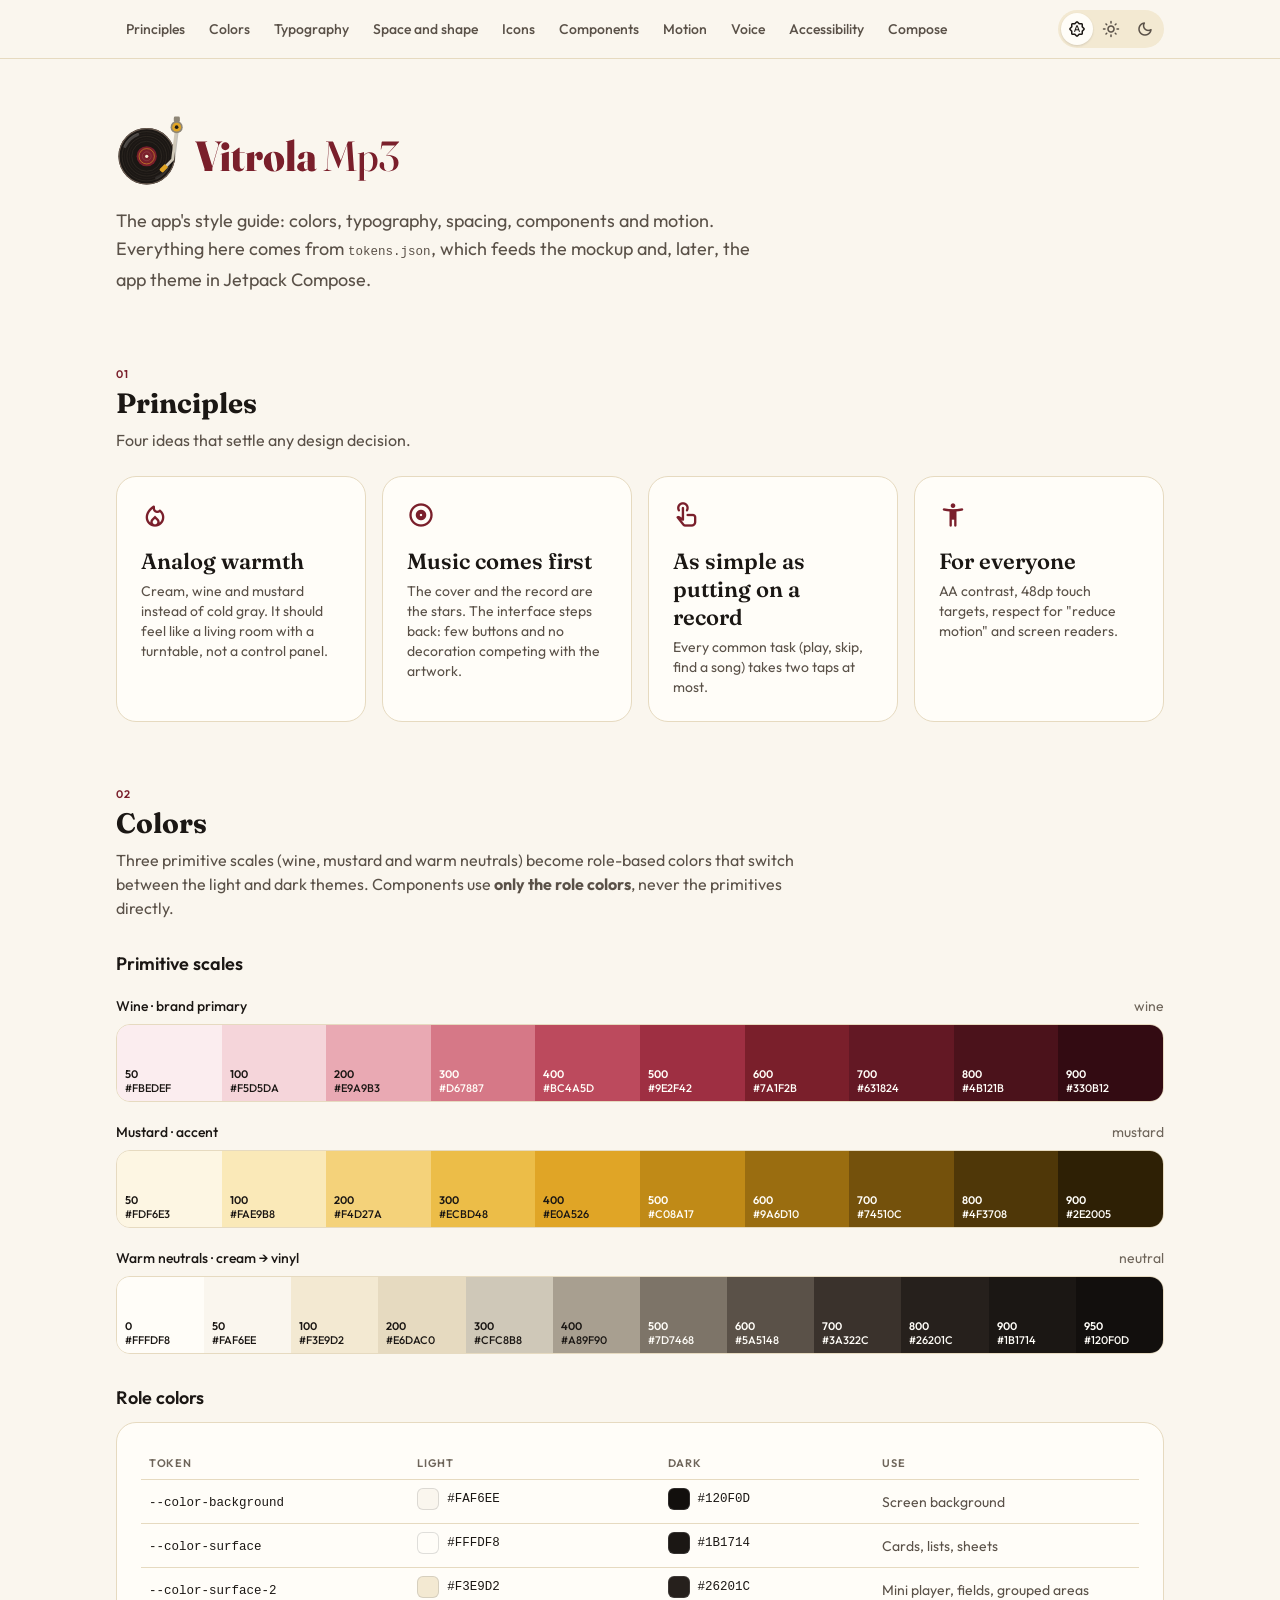
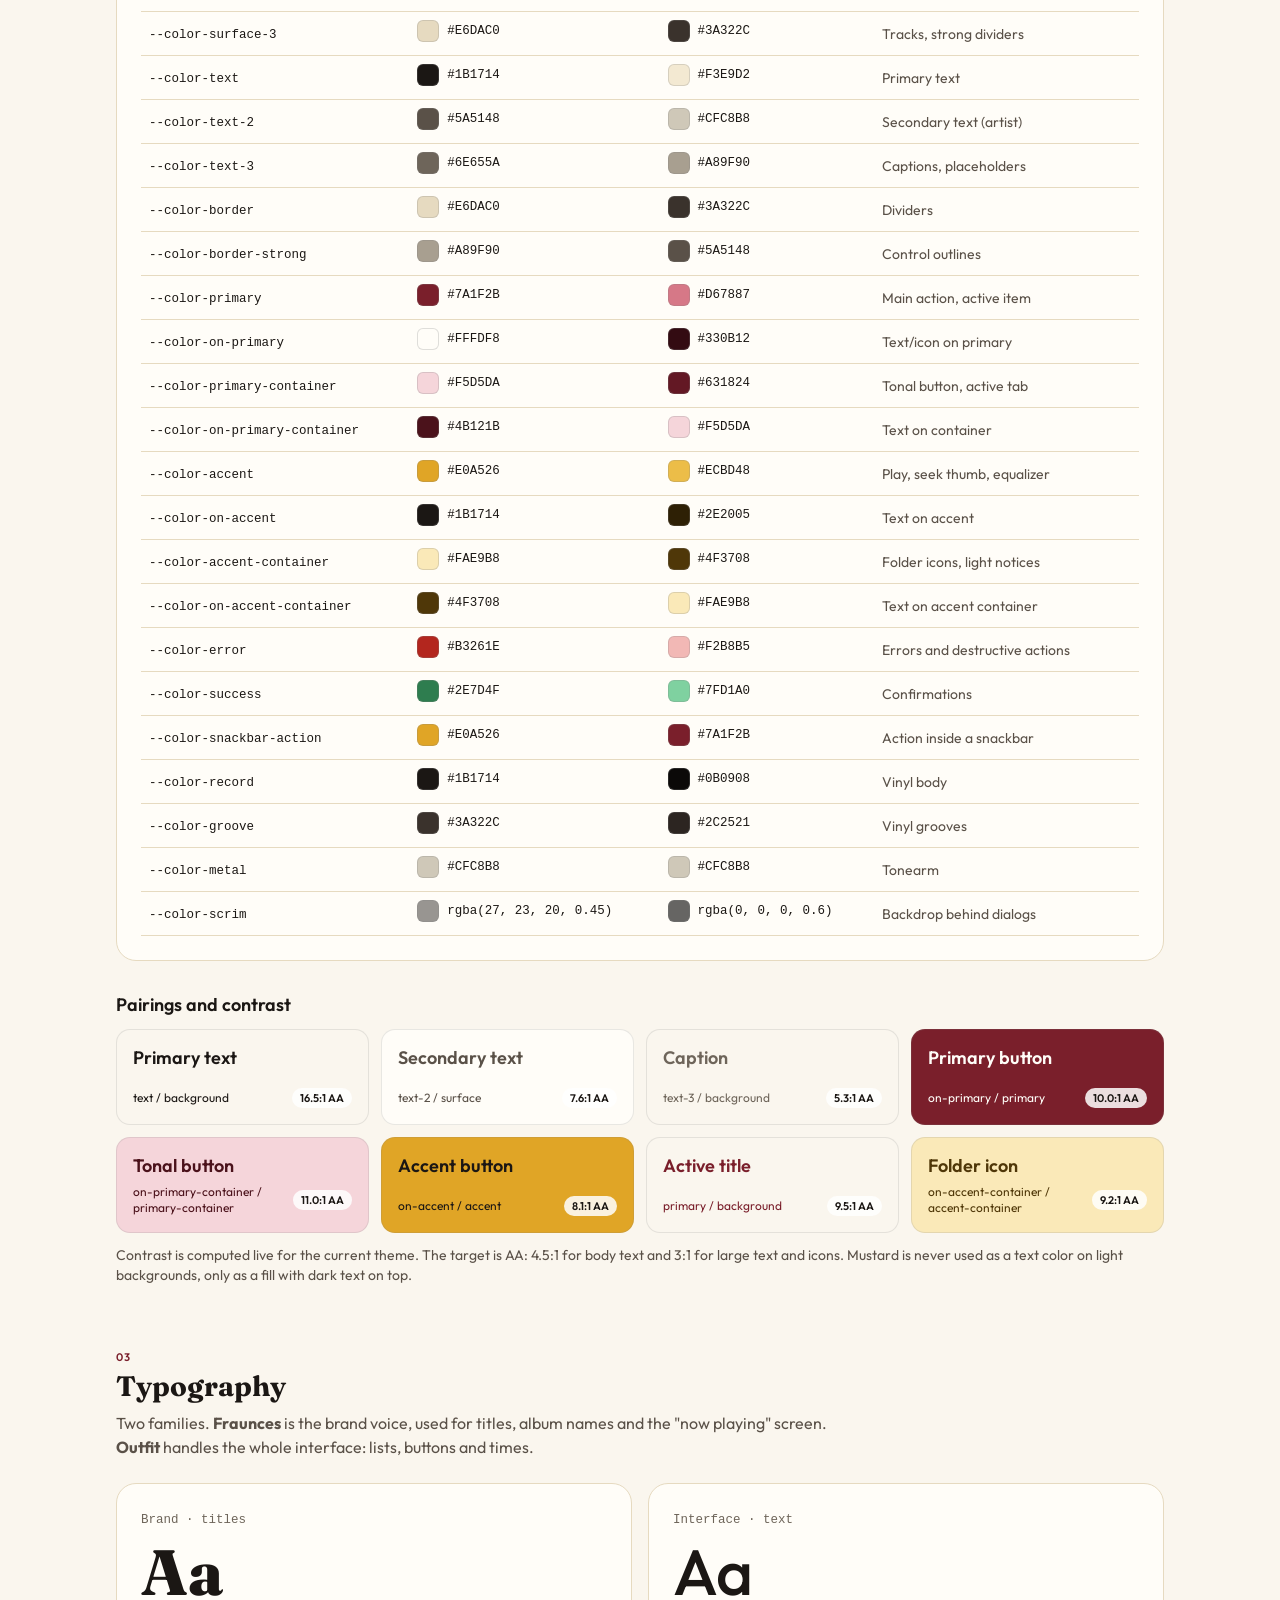
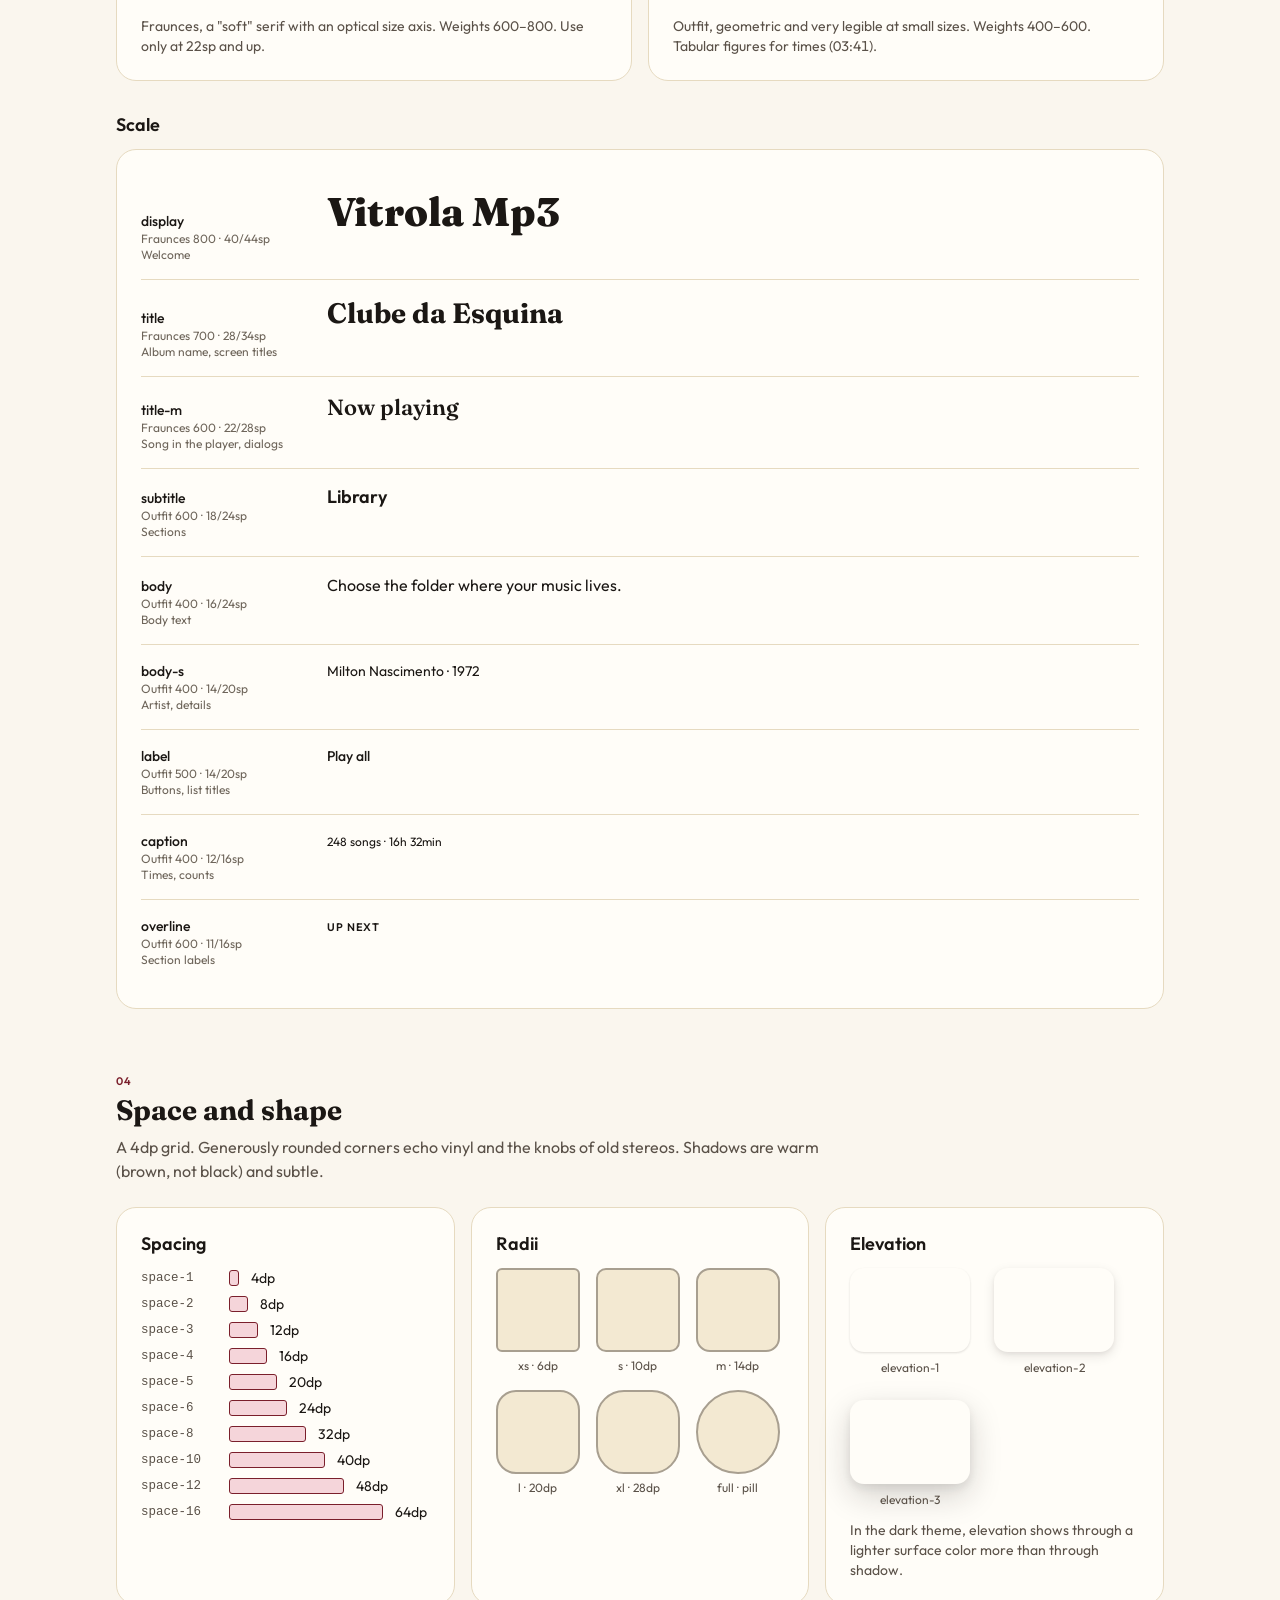
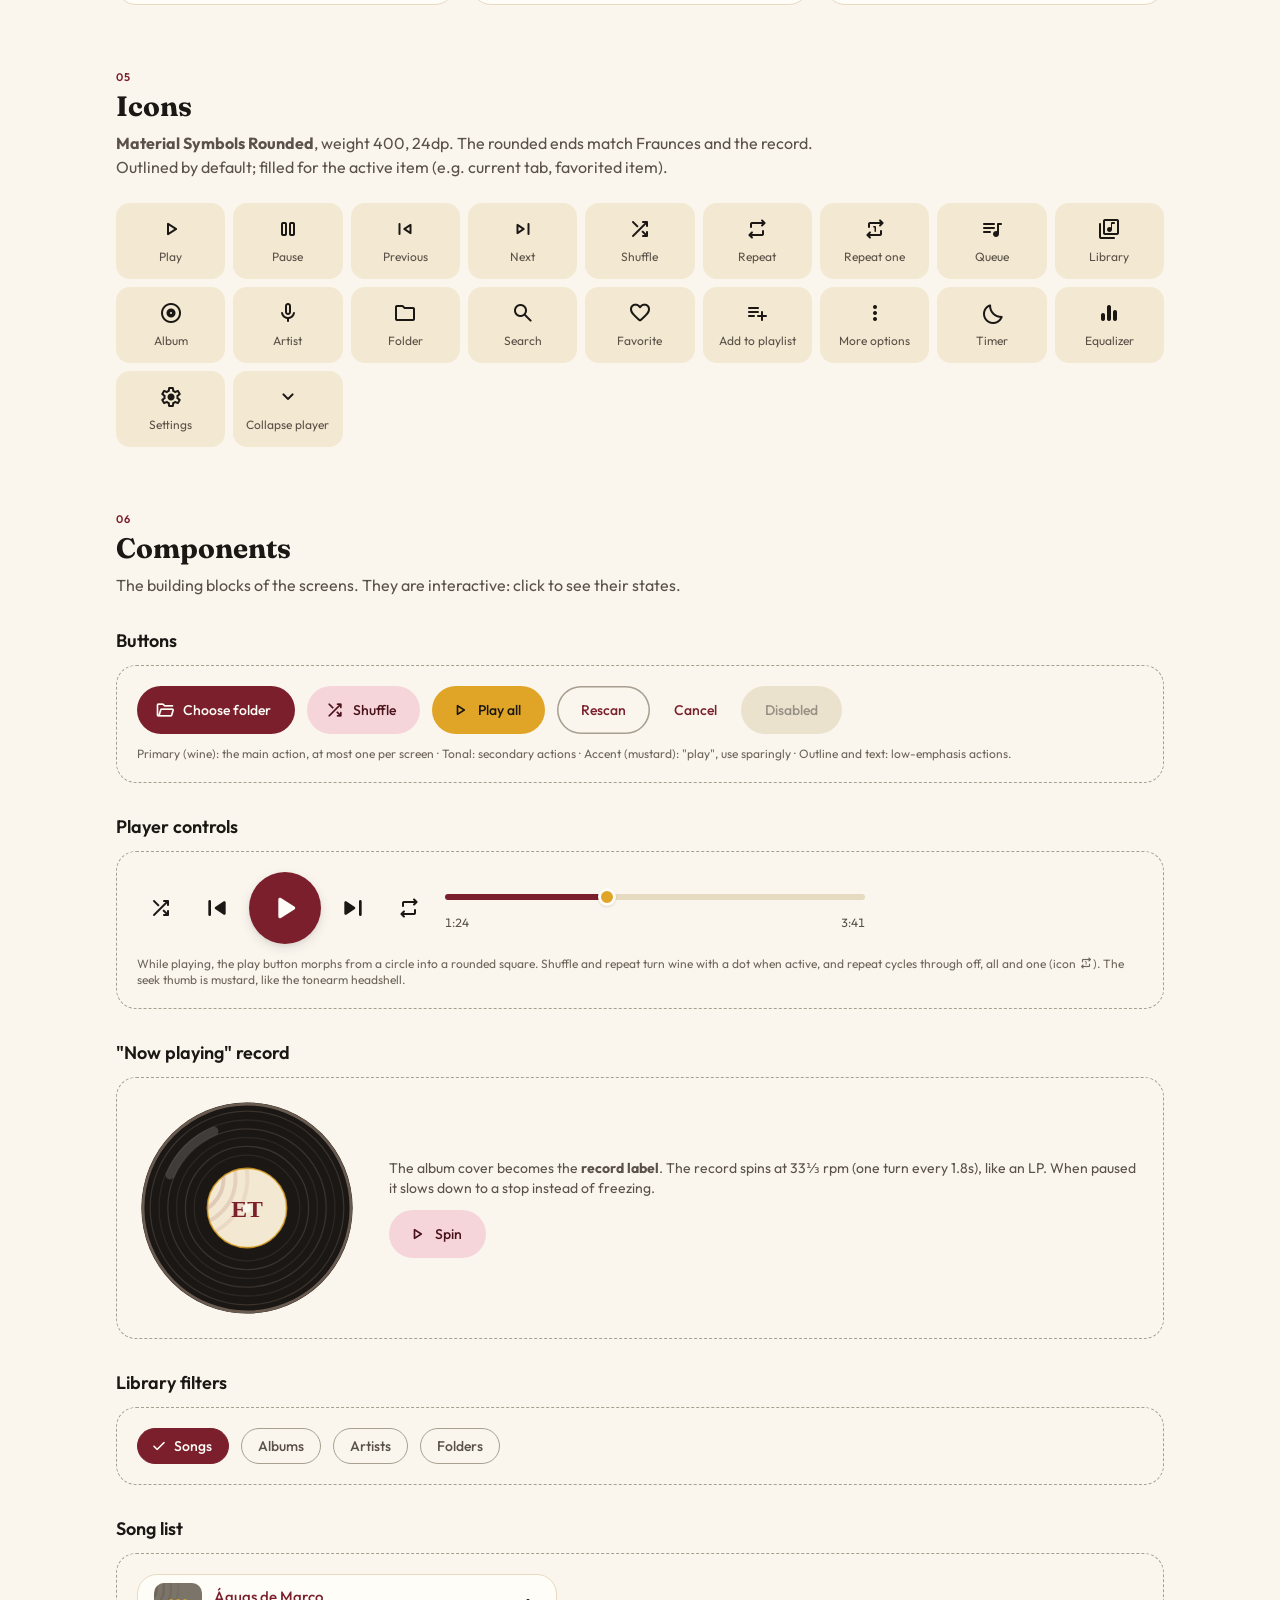
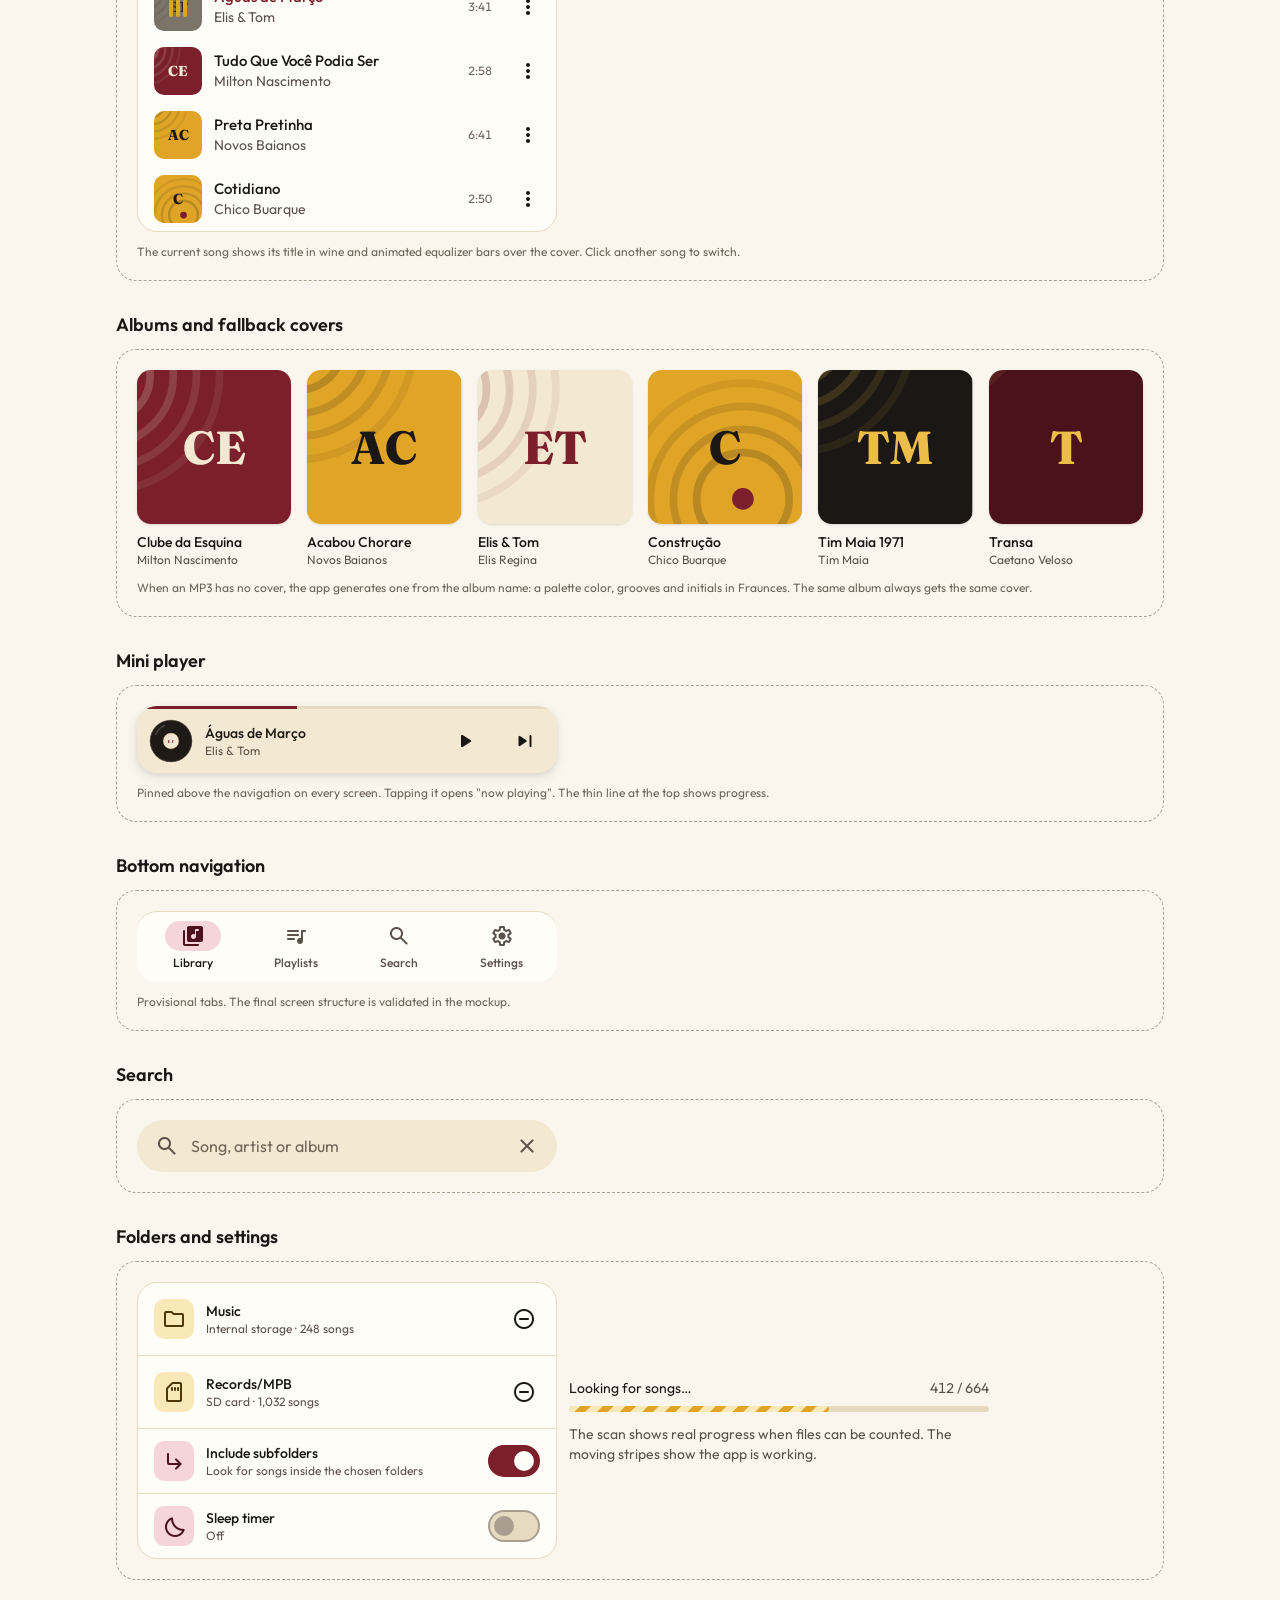
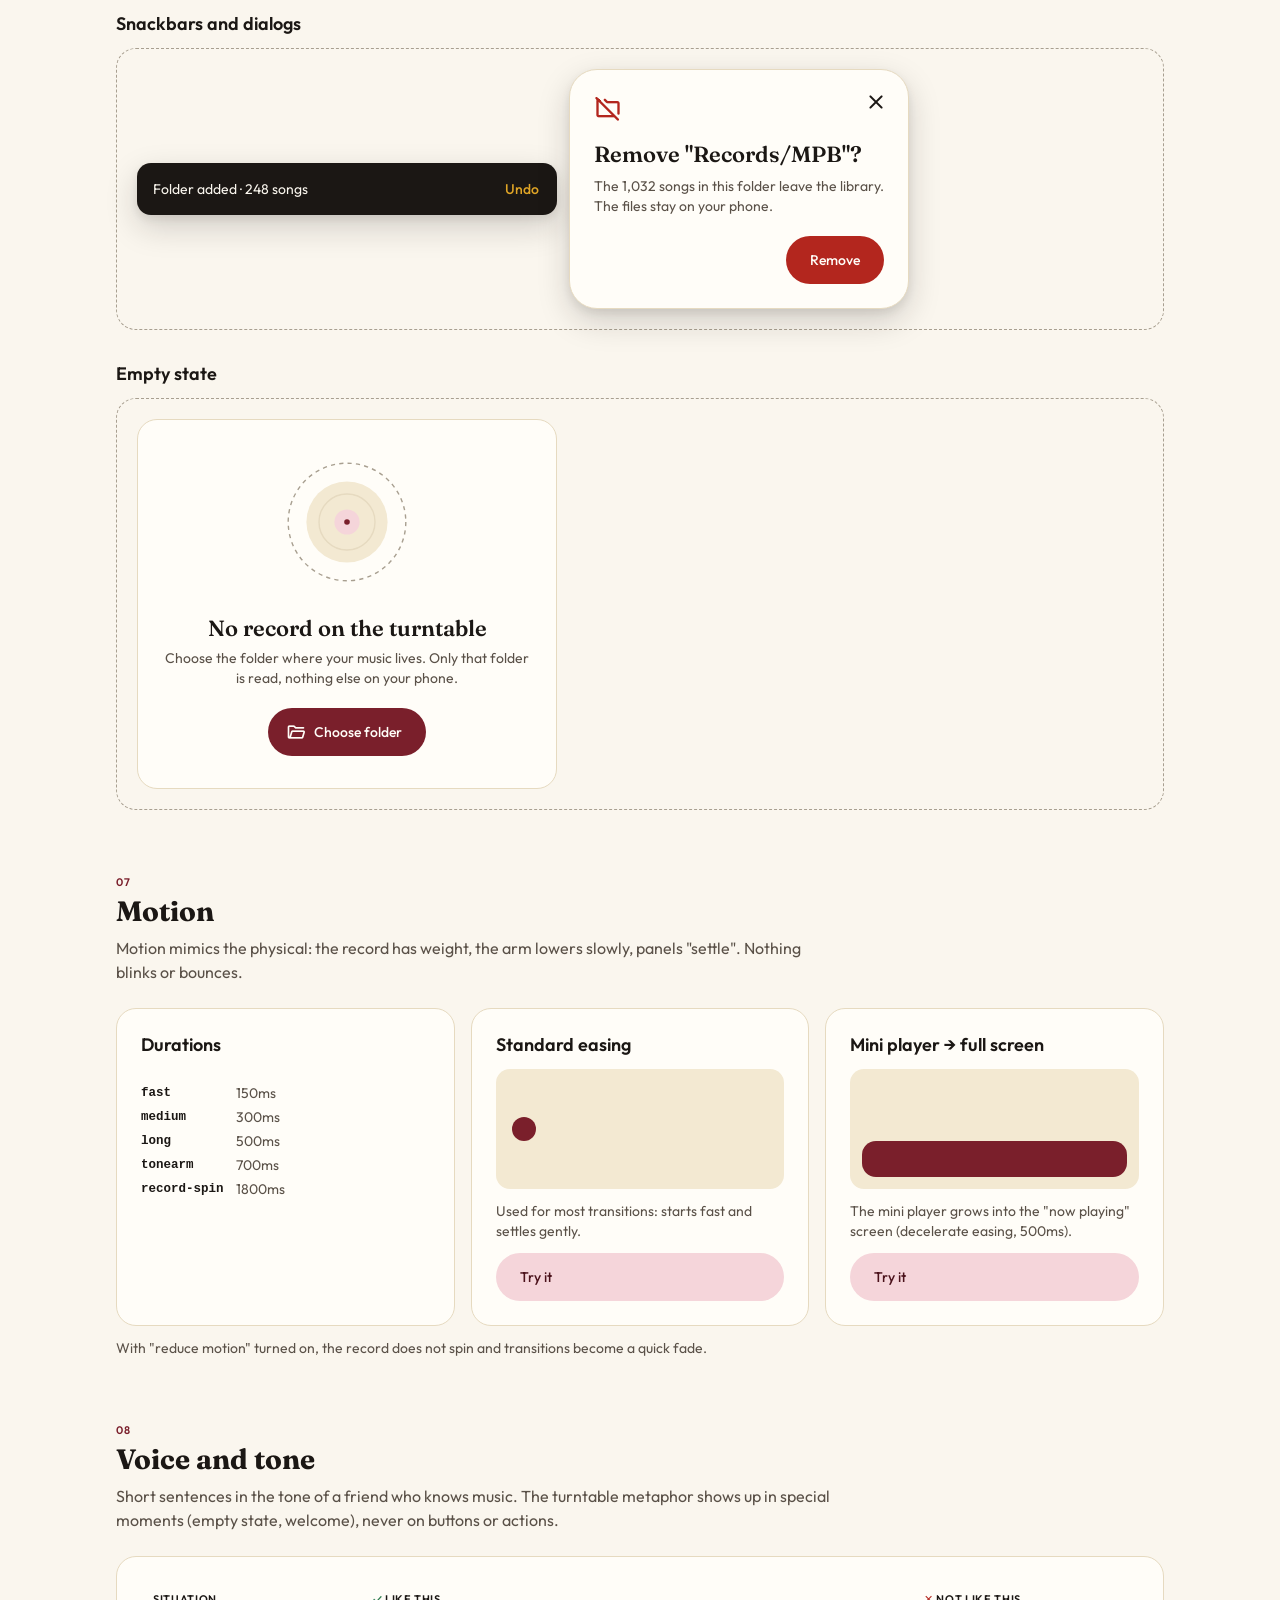
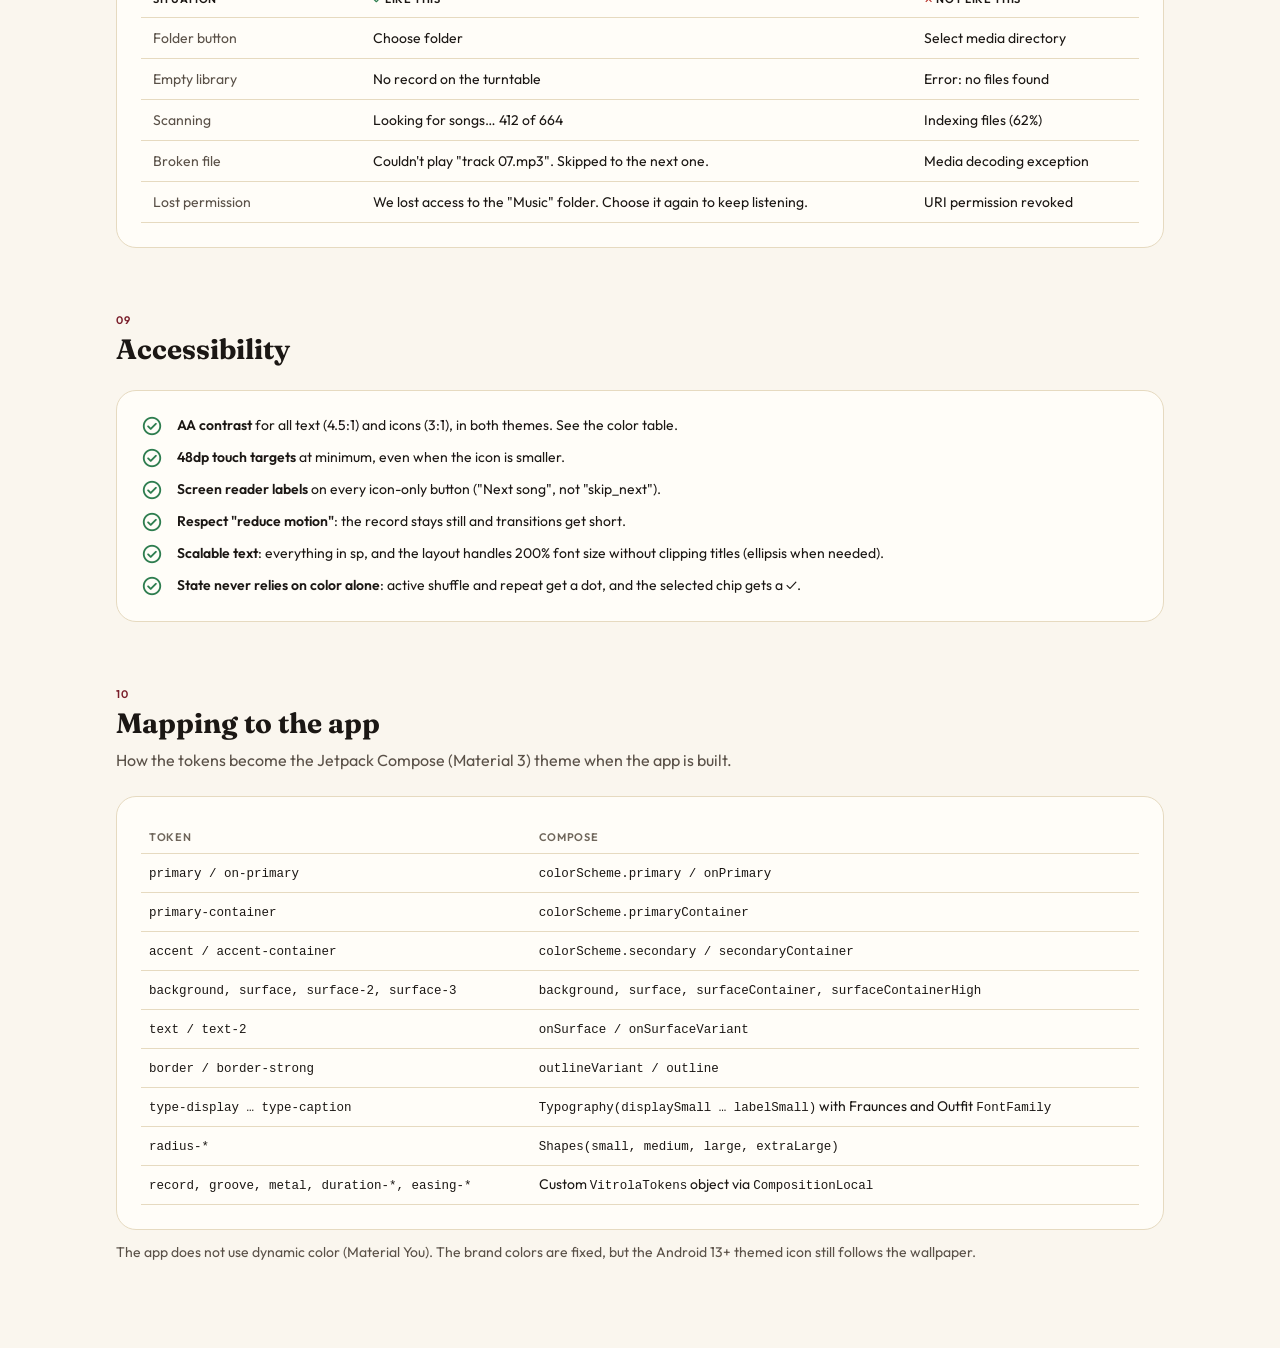
<file: design/02-style-guide/style-guide.html>
<!doctype html>
<html lang="en">
<head>
<meta charset="utf-8">
<meta name="viewport" content="width=device-width, initial-scale=1">
<title>Vitrola Mp3 – Style Guide</title>
<link rel="preconnect" href="https://fonts.googleapis.com">
<link rel="preconnect" href="https://fonts.gstatic.com" crossorigin>
<link href="https://fonts.googleapis.com/css2?family=Fraunces:opsz,wght@9..144,500;9..144,600;9..144,700;9..144,800&family=Outfit:wght@400;500;600&display=swap" rel="stylesheet">
<link href="https://fonts.googleapis.com/css2?family=Material+Symbols+Rounded:opsz,wght,FILL,GRAD@24,400,0..1,0&display=block" rel="stylesheet">
<link rel="stylesheet" href="tokens.css">
<script src="tokens.js"></script>
<style>
  /* ---------- Page base ---------- */
  * { box-sizing: border-box; }
  html { scroll-behavior: smooth; scroll-padding-top: 72px; }
  body { margin: 0; background: var(--color-background); color: var(--color-text); font: var(--type-body); -webkit-font-smoothing: antialiased; }
  .wrap { max-width: 1080px; margin: 0 auto; padding: 0 16px 96px; }
  h1, h2, h3 { margin: 0; }
  section { padding-top: 64px; }
  .sec-head { margin-bottom: 24px; max-width: 720px; }
  .sec-head .num { font: var(--type-overline); letter-spacing: .08em; text-transform: uppercase; color: var(--color-primary); }
  .sec-head h2 { font: var(--type-title); margin: 4px 0 8px; }
  .sec-head p { color: var(--color-text-2); margin: 0; }
  h3.sub { font: var(--type-subtitle); margin: 32px 0 12px; }
  .note { font: var(--type-body-s); color: var(--color-text-2); margin: 12px 0 0; }
  .card { background: var(--color-surface); border: 1px solid var(--color-border); border-radius: var(--radius-l); padding: var(--space-6); }
  code, .mono { font-family: ui-monospace, "SF Mono", Menlo, monospace; font-size: 12.5px; }
  .ms { font-family: "Material Symbols Rounded"; font-weight: normal; font-style: normal; font-size: 24px; line-height: 1; display: inline-block; white-space: nowrap; direction: ltr; -webkit-font-feature-settings: "liga"; font-feature-settings: "liga"; font-variation-settings: "FILL" 0, "wght" 400, "opsz" 24; user-select: none; }
  .ms.fill { font-variation-settings: "FILL" 1, "wght" 400, "opsz" 24; }

  /* Top bar and navigation */
  .top { position: sticky; top: 0; z-index: 10; background: color-mix(in srgb, var(--color-background) 88%, transparent); backdrop-filter: blur(10px); border-bottom: 1px solid var(--color-border); }
  .top .in { max-width: 1080px; margin: 0 auto; padding: 10px 16px; display: flex; gap: 12px; align-items: center; }
  .top nav { display: flex; gap: 4px; overflow-x: auto; flex: 1; scrollbar-width: none; }
  .top nav a { font: var(--type-label); color: var(--color-text-2); text-decoration: none; padding: 6px 10px; border-radius: var(--radius-full); white-space: nowrap; }
  .top nav a:hover { background: var(--color-surface-2); color: var(--color-text); }
  .theme { display: flex; gap: 2px; background: var(--color-surface-2); padding: 3px; border-radius: var(--radius-full); flex: none; }
  .theme button { border: 0; background: none; color: var(--color-text-2); width: 32px; height: 32px; border-radius: 50%; cursor: pointer; display: grid; place-items: center; }
  .theme button[aria-pressed="true"] { background: var(--color-surface); color: var(--color-text); box-shadow: var(--elevation-1); }
  .theme .ms { font-size: 18px; }

  .hero { padding: 56px 0 8px; display: grid; gap: 20px; }
  .hero img { height: 72px; width: auto; max-width: 100%; }
  .hero p { color: var(--color-text-2); max-width: 640px; margin: 0; font-size: 18px; line-height: 28px; }
  .logo-n { display: none; }
  :root[data-theme="dark"] .logo-p { display: none; }
  :root[data-theme="dark"] .logo-n { display: block; }
  @media (prefers-color-scheme: dark) {
    :root:not([data-theme="light"]) .logo-p { display: none; }
    :root:not([data-theme="light"]) .logo-n { display: block; }
  }

  .grid { display: grid; gap: 16px; }
  .g2 { grid-template-columns: repeat(auto-fit, minmax(min(100%, 420px), 1fr)); }
  .g3 { grid-template-columns: repeat(auto-fit, minmax(min(100%, 300px), 1fr)); }
  .g4 { grid-template-columns: repeat(auto-fit, minmax(min(100%, 160px), 1fr)); }

  /* Principles */
  .principle .ms { font-size: 28px; color: var(--color-primary); }
  .principle h3 { font: var(--type-title-m); margin: 12px 0 6px; }
  .principle p { margin: 0; color: var(--color-text-2); font: var(--type-body-s); }

  /* Colors */
  .scale { display: grid; grid-template-columns: repeat(auto-fit, minmax(76px, 1fr)); border-radius: var(--radius-m); overflow: hidden; border: 1px solid var(--color-border); }
  .scale div { height: 76px; padding: 6px 8px; display: flex; flex-direction: column; justify-content: flex-end; font: 500 11px/14px var(--font-ui); }
  .scale div b { font-weight: 600; }
  .scale-name { font: var(--type-label); margin: 20px 0 8px; display: flex; justify-content: space-between; }
  .scale-name span { color: var(--color-text-3); font-weight: 400; }
  .sem { width: 100%; border-collapse: collapse; font: var(--type-body-s); }
  .sem th { text-align: left; font: var(--type-overline); letter-spacing: .06em; text-transform: uppercase; color: var(--color-text-3); padding: 8px; border-bottom: 1px solid var(--color-border); }
  .sem td { padding: 8px; border-bottom: 1px solid var(--color-border); vertical-align: middle; }
  .sem .sw { display: inline-flex; align-items: center; gap: 8px; }
  .sem .chip { width: 22px; height: 22px; border-radius: 6px; border: 1px solid rgba(128,128,128,.25); flex: none; }
  .sem .use { color: var(--color-text-2); }
  .tbl { overflow-x: auto; }
  .pairs { display: grid; grid-template-columns: repeat(auto-fit, minmax(min(100%, 230px), 1fr)); gap: 12px; }
  .pair { border-radius: var(--radius-m); padding: 16px; min-height: 96px; display: flex; flex-direction: column; justify-content: space-between; border: 1px solid rgba(128,128,128,.18); }
  .pair .t { font: var(--type-subtitle); }
  .pair .m { display: flex; justify-content: space-between; align-items: center; font: var(--type-caption); }
  .badge { white-space: nowrap; flex: none; font: 600 11px/16px var(--font-ui); padding: 2px 8px; border-radius: var(--radius-full); background: rgba(255,255,255,.85); color: #1B1714; }
  .badge.fail { background: #B3261E; color: #fff; }

  /* Typography */
  .type-row { display: grid; grid-template-columns: 170px 1fr; gap: 16px; padding: 16px 0; border-bottom: 1px solid var(--color-border); align-items: baseline; }
  .type-row:last-child { border-bottom: 0; }
  .type-row .meta { font: var(--type-caption); color: var(--color-text-3); }
  .type-row .meta b { display: block; font: var(--type-label); color: var(--color-text); }
  .fonts { display: grid; grid-template-columns: repeat(auto-fit, minmax(min(100%, 320px), 1fr)); gap: 16px; }
  .font-card .big { font-size: 64px; line-height: 1; margin: 8px 0 12px; }
  .font-card p { margin: 0; color: var(--color-text-2); font: var(--type-body-s); }

  /* Space, radius, elevation */
  .space-row { display: flex; align-items: center; gap: 12px; margin: 6px 0; font: var(--type-body-s); }
  .space-row .bar { height: 16px; background: var(--color-primary-container); border: 1px solid var(--color-primary); border-radius: 3px; }
  .space-row .k { width: 76px; color: var(--color-text-2); }
  .radii { display: flex; gap: 16px; flex-wrap: wrap; }
  .radii figure, .elev figure { margin: 0; text-align: center; font: var(--type-caption); color: var(--color-text-2); }
  .radii .box { width: 84px; height: 84px; background: var(--color-surface-2); border: 2px solid var(--color-border-strong); margin-bottom: 6px; }
  .elev { display: flex; gap: 24px; flex-wrap: wrap; }
  .elev .box { width: 120px; height: 84px; background: var(--color-surface); border-radius: var(--radius-m); margin-bottom: 8px; }

  /* Icons */
  .icons { display: grid; grid-template-columns: repeat(auto-fill, minmax(104px, 1fr)); gap: 8px; }
  .icons div { display: flex; flex-direction: column; align-items: center; gap: 8px; padding: 14px 6px; border-radius: var(--radius-m); background: var(--color-surface-2); font: var(--type-caption); color: var(--color-text-2); text-align: center; }
  .icons .ms { color: var(--color-text); }

  /* ---------- App components ---------- */
  .demo { background: var(--color-background); border: 1px dashed var(--color-border-strong); border-radius: var(--radius-l); padding: 20px; display: flex; flex-wrap: wrap; gap: 12px; align-items: center; }
  .demo.col { flex-direction: column; align-items: stretch; }
  .demo-label { font: var(--type-caption); color: var(--color-text-3); width: 100%; }

  /* Buttons */
  .btn { font: var(--type-label); height: 48px; padding: 0 24px; border-radius: var(--radius-full); border: 0; cursor: pointer; display: inline-flex; align-items: center; gap: 8px; transition: transform var(--duration-fast) var(--easing-standard), box-shadow var(--duration-fast), background var(--duration-fast); }
  .btn .ms { font-size: 20px; margin-left: -6px; }
  .btn:active { transform: scale(.97); }
  .btn:focus-visible, .icon-btn:focus-visible, .chip-f:focus-visible, .play:focus-visible { outline: 3px solid var(--color-accent); outline-offset: 2px; }
  .btn-primary { background: var(--color-primary); color: var(--color-on-primary); }
  .btn-primary:hover { box-shadow: var(--elevation-2); }
  .btn-tonal { background: var(--color-primary-container); color: var(--color-on-primary-container); }
  .btn-accent { background: var(--color-accent); color: var(--color-on-accent); }
  .btn-outline { background: transparent; color: var(--color-primary); box-shadow: inset 0 0 0 1.5px var(--color-border-strong); }
  .btn-text { background: transparent; color: var(--color-primary); padding: 0 12px; }
  .btn:disabled { background: var(--color-surface-3); color: var(--color-text-3); box-shadow: none; cursor: not-allowed; transform: none; opacity: .7; }
  .icon-btn { width: 48px; height: 48px; border-radius: 50%; border: 0; background: transparent; color: var(--color-text); display: inline-grid; place-items: center; cursor: pointer; transition: background var(--duration-fast); }
  .icon-btn:hover { background: var(--color-surface-2); }
  .icon-btn.on { color: var(--color-primary); position: relative; }
  .icon-btn.on::after { content: ""; position: absolute; bottom: 7px; width: 4px; height: 4px; border-radius: 50%; background: currentColor; }

  /* Play button */
  .play { width: 72px; height: 72px; border-radius: 50%; border: 0; background: var(--color-primary); color: var(--color-on-primary); display: grid; place-items: center; cursor: pointer; box-shadow: var(--elevation-2); transition: transform var(--duration-fast) var(--easing-standard), border-radius var(--duration-medium) var(--easing-standard); }
  .play .ms { font-size: 40px; }
  .play:active { transform: scale(.94); }
  .play.playing { border-radius: 24px; }

  /* Chips */
  .chip-f { font: var(--type-label); height: 36px; padding: 0 16px; border-radius: var(--radius-full); border: 1.5px solid var(--color-border-strong); background: transparent; color: var(--color-text-2); cursor: pointer; display: inline-flex; align-items: center; gap: 6px; transition: all var(--duration-fast) var(--easing-standard); }
  .chip-f .ms { font-size: 18px; margin-left: -4px; display: none; }
  .chip-f[aria-pressed="true"] { background: var(--color-primary); border-color: var(--color-primary); color: var(--color-on-primary); }
  .chip-f[aria-pressed="true"] .ms { display: inline-block; }

  /* Song list */
  .list { background: var(--color-surface); border-radius: var(--radius-l); overflow: hidden; width: 100%; max-width: 420px; border: 1px solid var(--color-border); }
  .track { display: grid; grid-template-columns: 48px 1fr auto auto; gap: 12px; align-items: center; padding: 8px 4px 8px 16px; min-height: 64px; cursor: pointer; transition: background var(--duration-fast); }
  .track:hover { background: var(--color-surface-2); }
  .track .cover { width: 48px; height: 48px; border-radius: var(--radius-s); overflow: hidden; position: relative; }
  .track .cover svg { width: 100%; height: 100%; display: block; }
  .track .ti { font: var(--type-label); font-size: 15px; white-space: nowrap; overflow: hidden; text-overflow: ellipsis; }
  .track .ar { font: var(--type-body-s); color: var(--color-text-2); white-space: nowrap; overflow: hidden; text-overflow: ellipsis; }
  .track .du { font: var(--type-caption); color: var(--color-text-3); font-variant-numeric: tabular-nums; }
  .track.active .ti { color: var(--color-primary); }
  .track .eq { position: absolute; inset: 0; background: rgba(27,23,20,.55); display: none; align-items: flex-end; justify-content: center; gap: 3px; padding-bottom: 14px; }
  .track.active .eq { display: flex; }
  .eq i { width: 4px; height: 18px; background: var(--color-accent); border-radius: 2px; transform-origin: bottom; animation: eq 900ms var(--easing-standard) infinite alternate; }
  .eq i:nth-child(2) { animation-delay: -300ms; animation-duration: 700ms; }
  .eq i:nth-child(3) { animation-delay: -600ms; animation-duration: 1100ms; }
  @keyframes eq { from { transform: scaleY(.25); } to { transform: scaleY(1); } }

  /* Albums and covers */
  .albums { display: grid; grid-template-columns: repeat(auto-fill, minmax(140px, 1fr)); gap: 16px; width: 100%; }
  .album .art { aspect-ratio: 1; border-radius: var(--radius-m); overflow: hidden; box-shadow: var(--elevation-1); }
  .album .art svg { width: 100%; height: 100%; display: block; }
  .album .ti { font: var(--type-label); margin-top: 8px; white-space: nowrap; overflow: hidden; text-overflow: ellipsis; }
  .album .ar { font: var(--type-caption); color: var(--color-text-2); }

  /* Record with the cover as its label */
  .record-wrap { display: flex; gap: 32px; align-items: center; flex-wrap: wrap; }
  .record { width: 220px; height: 220px; flex: none; }
  .record .rotor { transform-box: view-box; transform-origin: 100px 100px; }
  .record.playing .rotor { animation: spin var(--duration-record-spin) linear infinite; }
  @keyframes spin { to { transform: rotate(360deg); } }

  /* Mini player */
  .mini { width: 100%; max-width: 420px; background: var(--color-surface-2); border-radius: var(--radius-l); overflow: hidden; box-shadow: var(--elevation-2); }
  .mini .prog { height: 3px; background: var(--color-surface-3); }
  .mini .prog i { display: block; height: 100%; width: 38%; background: var(--color-primary); }
  .mini .row { display: grid; grid-template-columns: 44px 1fr auto auto; gap: 12px; align-items: center; padding: 8px 8px 8px 12px; }
  .mini .ti { font: var(--type-label); white-space: nowrap; overflow: hidden; text-overflow: ellipsis; }
  .mini .ar { font: var(--type-caption); color: var(--color-text-2); }
  .mini svg.mdisc { width: 44px; height: 44px; }
  .mini.playing .rotor { animation: spin var(--duration-record-spin) linear infinite; }
  .mini .rotor { transform-box: view-box; transform-origin: 100px 100px; }

  /* Seek bar */
  .seek { width: 100%; max-width: 420px; }
  .seek input { width: 100%; appearance: none; -webkit-appearance: none; height: 24px; background: transparent; cursor: pointer; margin: 0; }
  .seek input::-webkit-slider-runnable-track { height: 6px; border-radius: 3px; background: linear-gradient(to right, var(--color-primary) var(--p, 38%), var(--color-surface-3) var(--p, 38%)); }
  .seek input::-moz-range-track { height: 6px; border-radius: 3px; background: var(--color-surface-3); }
  .seek input::-moz-range-progress { height: 6px; border-radius: 3px; background: var(--color-primary); }
  .seek input::-webkit-slider-thumb { -webkit-appearance: none; width: 18px; height: 18px; border-radius: 50%; background: var(--color-accent); margin-top: -6px; border: 3px solid var(--color-surface); box-shadow: var(--elevation-1); transition: transform var(--duration-fast); }
  .seek input:active::-webkit-slider-thumb { transform: scale(1.3); }
  .seek input::-moz-range-thumb { width: 14px; height: 14px; border-radius: 50%; background: var(--color-accent); border: 3px solid var(--color-surface); }
  .seek .times { display: flex; justify-content: space-between; font: var(--type-caption); color: var(--color-text-2); font-variant-numeric: tabular-nums; }

  /* Controls */
  .controls { display: flex; align-items: center; gap: 8px; }

  /* Bottom navigation */
  .bnav { width: 100%; max-width: 420px; display: grid; grid-template-columns: repeat(4, 1fr); background: var(--color-surface); border-top: 1px solid var(--color-border); border-radius: var(--radius-l); padding: 8px 4px 10px; }
  .bnav button { background: none; border: 0; display: flex; flex-direction: column; align-items: center; gap: 4px; color: var(--color-text-2); font: var(--type-caption); font-weight: 500; cursor: pointer; }
  .bnav .pill { width: 56px; height: 30px; border-radius: var(--radius-full); display: grid; place-items: center; transition: background var(--duration-medium) var(--easing-standard); }
  .bnav button[aria-current="page"] { color: var(--color-text); }
  .bnav button[aria-current="page"] .pill { background: var(--color-primary-container); color: var(--color-on-primary-container); }
  .bnav button[aria-current="page"] .ms { font-variation-settings: "FILL" 1, "wght" 400, "opsz" 24; }

  /* Search */
  .search { width: 100%; max-width: 420px; height: 52px; border-radius: var(--radius-full); background: var(--color-surface-2); display: flex; align-items: center; gap: 10px; padding: 0 8px 0 16px; border: 2px solid transparent; transition: border-color var(--duration-fast); }
  .search:focus-within { border-color: var(--color-primary); background: var(--color-surface); }
  .search input { flex: 1; border: 0; background: none; font: var(--type-body); color: var(--color-text); outline: none; min-width: 0; }
  .search input::placeholder { color: var(--color-text-3); }
  .search .ms { color: var(--color-text-2); }

  /* Folders and settings */
  .rows { width: 100%; max-width: 420px; background: var(--color-surface); border-radius: var(--radius-l); border: 1px solid var(--color-border); overflow: hidden; }
  .row-i { display: grid; grid-template-columns: 40px 1fr auto; gap: 12px; align-items: center; padding: 12px 8px 12px 16px; min-height: 64px; }
  .row-i + .row-i { border-top: 1px solid var(--color-border); }
  .row-i .ic { width: 40px; height: 40px; border-radius: var(--radius-s); background: var(--color-accent-container); color: var(--color-on-accent-container); display: grid; place-items: center; }
  .row-i .ti { font: var(--type-label); }
  .row-i .sb { font: var(--type-caption); color: var(--color-text-2); }
  .switch { width: 52px; height: 32px; border-radius: var(--radius-full); background: var(--color-surface-3); border: 2px solid var(--color-border-strong); position: relative; cursor: pointer; transition: background var(--duration-medium) var(--easing-standard); margin-right: 8px; }
  .switch::after { content: ""; position: absolute; top: 4px; left: 4px; width: 20px; height: 20px; border-radius: 50%; background: var(--color-border-strong); transition: all var(--duration-medium) var(--easing-standard); }
  .switch[aria-checked="true"] { background: var(--color-primary); border-color: var(--color-primary); }
  .switch[aria-checked="true"]::after { left: 24px; background: var(--color-on-primary); }

  /* Scan progress */
  .scan { width: 100%; max-width: 420px; }
  .scan .lbl { display: flex; justify-content: space-between; font: var(--type-body-s); margin-bottom: 8px; }
  .scan .lbl span { color: var(--color-text-2); font-variant-numeric: tabular-nums; }
  .scan .bar { height: 6px; border-radius: 3px; background: var(--color-surface-3); overflow: hidden; }
  .scan .bar i { display: block; height: 100%; width: 62%; background: repeating-linear-gradient(-45deg, var(--color-accent) 0 8px, var(--color-accent-container) 8px 16px); background-size: 22.6px 22.6px; animation: stripes 1s linear infinite; border-radius: 3px; }
  @keyframes stripes { to { background-position: 22.6px 0; } }

  /* Snackbar and dialog */
  .snack { background: var(--color-text); color: var(--color-background); border-radius: var(--radius-m); padding: 6px 6px 6px 16px; display: flex; align-items: center; gap: 12px; font: var(--type-body-s); max-width: 420px; width: 100%; box-shadow: var(--elevation-3); }
  .snack span { flex: 1; }
  .snack button { background: none; border: 0; color: var(--color-snackbar-action); font: var(--type-label); padding: 10px 12px; border-radius: var(--radius-s); cursor: pointer; }
  .dialog { position: relative; background: var(--color-surface); border-radius: var(--radius-xl); padding: 24px; max-width: 340px; box-shadow: var(--elevation-3); border: 1px solid var(--color-border); }
  .dialog .ms { color: var(--color-error); font-size: 28px; }
  .dialog h4 { font: var(--type-title-m); margin: 12px 0 8px; }
  .dialog p { margin: 0 0 20px; color: var(--color-text-2); font: var(--type-body-s); }
  .dialog .acts { display: flex; justify-content: flex-end; gap: 4px; }
  .dialog .dlg-x { position: absolute; top: 8px; right: 8px; }
  .dialog .dlg-x .ms { color: var(--color-text); font-size: 24px; }
  .btn-danger { background: var(--color-error); color: var(--color-surface); }

  /* Empty state */
  .empty { width: 100%; max-width: 420px; text-align: center; padding: 32px 24px; background: var(--color-surface); border-radius: var(--radius-l); border: 1px solid var(--color-border); }
  .empty svg { width: 140px; height: 140px; }
  .empty h4 { font: var(--type-title-m); margin: 16px 0 6px; }
  .empty p { color: var(--color-text-2); margin: 0 0 20px; font: var(--type-body-s); }

  /* Motion */
  .motion { display: grid; grid-template-columns: repeat(auto-fit, minmax(min(100%, 300px), 1fr)); gap: 16px; }
  .motion .card { display: flex; flex-direction: column; gap: 12px; }
  .motion h4 { font: var(--type-subtitle); margin: 0; }
  .motion p { margin: 0; font: var(--type-body-s); color: var(--color-text-2); }
  .motion .stage { height: 120px; background: var(--color-surface-2); border-radius: var(--radius-m); position: relative; overflow: hidden; display: grid; place-items: center; }
  .curve-dot { position: absolute; left: 16px; top: 50%; width: 24px; height: 24px; margin-top: -12px; border-radius: 50%; background: var(--color-primary); }
  .curve-dot.go { left: calc(100% - 40px); }
  .expand-box { position: absolute; left: 12px; right: 12px; bottom: 12px; height: 36px; border-radius: var(--radius-m); background: var(--color-primary); transition: all var(--duration-long) var(--easing-decelerate); }
  .expand-box.open { left: 0; right: 0; bottom: 0; height: 100%; border-radius: 0; }
  .tok { display: grid; grid-template-columns: auto 1fr; gap: 4px 12px; font: var(--type-body-s); }
  .tok dt { font-weight: 600; }
  .tok dd { margin: 0; color: var(--color-text-2); }

  /* Voice */
  .voice { width: 100%; border-collapse: collapse; font: var(--type-body-s); }
  .voice th { text-align: left; padding: 10px 12px; font: var(--type-overline); letter-spacing: .06em; text-transform: uppercase; border-bottom: 1px solid var(--color-border); }
  .voice td { padding: 10px 12px; border-bottom: 1px solid var(--color-border); vertical-align: top; }
  .voice .yes { color: var(--color-success); } .voice .no { color: var(--color-error); }
  .voice td:first-child { color: var(--color-text-2); width: 22%; }

  .checklist { margin: 0; padding: 0; list-style: none; display: grid; gap: 10px; }
  .checklist li { display: grid; grid-template-columns: 28px 1fr; gap: 8px; font: var(--type-body-s); }
  .checklist .ms { color: var(--color-success); font-size: 22px; }
  .checklist b { font-weight: 600; }

  @media (prefers-reduced-motion: reduce) {
    *, *::before, *::after { animation-duration: 0.01ms !important; animation-iteration-count: 1 !important; transition-duration: 0.01ms !important; }
  }
  @media (max-width: 640px) {
    .g4 { grid-template-columns: 1fr; }
    .type-row { grid-template-columns: 1fr; gap: 4px; }
    .voice td:first-child { width: auto; }
  }
</style>
</head>
<body>

<header class="top">
  <div class="in">
    <nav aria-label="Sections">
      <a href="#principles">Principles</a>
      <a href="#colors">Colors</a>
      <a href="#typography">Typography</a>
      <a href="#space">Space and shape</a>
      <a href="#icons">Icons</a>
      <a href="#components">Components</a>
      <a href="#motion">Motion</a>
      <a href="#voice">Voice</a>
      <a href="#accessibility">Accessibility</a>
      <a href="#compose">Compose</a>
    </nav>
    <div class="theme" role="group" aria-label="Theme">
      <button data-t="auto" aria-label="Automatic"><span class="ms">brightness_auto</span></button>
      <button data-t="light" aria-label="Light"><span class="ms">light_mode</span></button>
      <button data-t="dark" aria-label="Dark"><span class="ms">dark_mode</span></button>
    </div>
  </div>
</header>

<main class="wrap">
  <div class="hero">
    <img class="logo-p" src="../01-logo/export/vitrola-mp3-horizontal-positive.svg" alt="Vitrola Mp3">
    <img class="logo-n" src="../01-logo/export/vitrola-mp3-horizontal-negative.svg" alt="Vitrola Mp3">
    <p>The app's style guide: colors, typography, spacing, components and motion. Everything here comes from <code>tokens.json</code>, which feeds the mockup and, later, the app theme in Jetpack Compose.</p>
  </div>

  <!-- 1. Principles -->
  <section id="principles">
    <div class="sec-head">
      <div class="num">01</div>
      <h2>Principles</h2>
      <p>Four ideas that settle any design decision.</p>
    </div>
    <div class="grid g4">
      <div class="card principle"><span class="ms">local_fire_department</span><h3>Analog warmth</h3><p>Cream, wine and mustard instead of cold gray. It should feel like a living room with a turntable, not a control panel.</p></div>
      <div class="card principle"><span class="ms">album</span><h3>Music comes first</h3><p>The cover and the record are the stars. The interface steps back: few buttons and no decoration competing with the artwork.</p></div>
      <div class="card principle"><span class="ms">touch_app</span><h3>As simple as putting on a record</h3><p>Every common task (play, skip, find a song) takes two taps at most.</p></div>
      <div class="card principle"><span class="ms">accessibility_new</span><h3>For everyone</h3><p>AA contrast, 48dp touch targets, respect for "reduce motion" and screen readers.</p></div>
    </div>
  </section>

  <!-- 2. Colors -->
  <section id="colors">
    <div class="sec-head">
      <div class="num">02</div>
      <h2>Colors</h2>
      <p>Three primitive scales (wine, mustard and warm neutrals) become role-based colors that switch between the light and dark themes. Components use <b>only the role colors</b>, never the primitives directly.</p>
    </div>

    <h3 class="sub">Primitive scales</h3>
    <div id="primitives"></div>

    <h3 class="sub">Role colors</h3>
    <div class="card tbl"><table class="sem" id="role-colors"></table></div>

    <h3 class="sub">Pairings and contrast</h3>
    <div class="pairs" id="pairs"></div>
    <p class="note">Contrast is computed live for the current theme. The target is AA: 4.5:1 for body text and 3:1 for large text and icons. Mustard is never used as a text color on light backgrounds, only as a fill with dark text on top.</p>
  </section>

  <!-- 3. Typography -->
  <section id="typography">
    <div class="sec-head">
      <div class="num">03</div>
      <h2>Typography</h2>
      <p>Two families. <b>Fraunces</b> is the brand voice, used for titles, album names and the "now playing" screen. <b>Outfit</b> handles the whole interface: lists, buttons and times.</p>
    </div>
    <div class="fonts">
      <div class="card font-card"><div class="mono" style="color:var(--color-text-3)">Brand · titles</div><div class="big" style="font-family:var(--font-brand);font-weight:800">Aa</div><p>Fraunces, a "soft" serif with an optical size axis. Weights 600–800. Use only at 22sp and up.</p></div>
      <div class="card font-card"><div class="mono" style="color:var(--color-text-3)">Interface · text</div><div class="big" style="font-family:var(--font-ui);font-weight:500">Aa</div><p>Outfit, geometric and very legible at small sizes. Weights 400–600. Tabular figures for times (<span style="font-variant-numeric:tabular-nums">03:41</span>).</p></div>
    </div>
    <h3 class="sub">Scale</h3>
    <div class="card" id="type-scale"></div>
  </section>

  <!-- 4. Space and shape -->
  <section id="space">
    <div class="sec-head">
      <div class="num">04</div>
      <h2>Space and shape</h2>
      <p>A 4dp grid. Generously rounded corners echo vinyl and the knobs of old stereos. Shadows are warm (brown, not black) and subtle.</p>
    </div>
    <div class="grid g3">
      <div class="card"><h3 class="sub" style="margin-top:0">Spacing</h3><div id="spacing"></div></div>
      <div class="card"><h3 class="sub" style="margin-top:0">Radii</h3><div class="radii" id="radii"></div></div>
      <div class="card"><h3 class="sub" style="margin-top:0">Elevation</h3><div class="elev" id="elevations"></div><p class="note">In the dark theme, elevation shows through a lighter surface color more than through shadow.</p></div>
    </div>
  </section>

  <!-- 5. Icons -->
  <section id="icons">
    <div class="sec-head">
      <div class="num">05</div>
      <h2>Icons</h2>
      <p><b>Material Symbols Rounded</b>, weight 400, 24dp. The rounded ends match Fraunces and the record. Outlined by default; filled for the active item (e.g. current tab, favorited item).</p>
    </div>
    <div class="icons" id="icon-list"></div>
  </section>

  <!-- 6. Components -->
  <section id="components">
    <div class="sec-head">
      <div class="num">06</div>
      <h2>Components</h2>
      <p>The building blocks of the screens. They are interactive: click to see their states.</p>
    </div>

    <h3 class="sub">Buttons</h3>
    <div class="demo">
      <button class="btn btn-primary"><span class="ms">folder_open</span>Choose folder</button>
      <button class="btn btn-tonal"><span class="ms">shuffle</span>Shuffle</button>
      <button class="btn btn-accent"><span class="ms">play_arrow</span>Play all</button>
      <button class="btn btn-outline">Rescan</button>
      <button class="btn btn-text">Cancel</button>
      <button class="btn btn-primary" disabled>Disabled</button>
      <div class="demo-label">Primary (wine): the main action, at most one per screen · Tonal: secondary actions · Accent (mustard): "play", use sparingly · Outline and text: low-emphasis actions.</div>
    </div>

    <h3 class="sub">Player controls</h3>
    <div class="demo">
      <div class="controls">
        <button class="icon-btn" data-toggle="shuffle" aria-label="Shuffle"><span class="ms">shuffle</span></button>
        <button class="icon-btn" aria-label="Previous"><span class="ms fill" style="font-size:32px">skip_previous</span></button>
        <button class="play" id="play-main" aria-label="Play"><span class="ms fill">play_arrow</span></button>
        <button class="icon-btn" aria-label="Next"><span class="ms fill" style="font-size:32px">skip_next</span></button>
        <button class="icon-btn" id="repeat" aria-label="Repeat"><span class="ms">repeat</span></button>
      </div>
      <div class="seek">
        <input type="range" id="seek" min="0" max="221" value="84" aria-label="Song position">
        <div class="times"><span id="t-now">1:24</span><span>3:41</span></div>
      </div>
      <div class="demo-label">While playing, the play button morphs from a circle into a rounded square. Shuffle and repeat turn wine with a dot when active, and repeat cycles through off, all and one (icon <span class="ms" style="font-size:14px;vertical-align:-2px">repeat_one</span>). The seek thumb is mustard, like the tonearm headshell.</div>
    </div>

    <h3 class="sub">"Now playing" record</h3>
    <div class="demo record-wrap">
      <svg class="record" id="big-record" viewBox="0 0 200 200" aria-label="Record with the album cover"></svg>
      <div style="flex:1;min-width:220px">
        <p style="margin:0 0 12px;color:var(--color-text-2);font:var(--type-body-s)">The album cover becomes the <b>record label</b>. The record spins at 33⅓ rpm (one turn every 1.8s), like an LP. When paused it slows down to a stop instead of freezing.</p>
        <button class="btn btn-tonal" id="record-btn"><span class="ms">play_arrow</span>Spin</button>
      </div>
    </div>

    <h3 class="sub">Library filters</h3>
    <div class="demo" id="chips">
      <button class="chip-f" aria-pressed="true"><span class="ms">check</span>Songs</button>
      <button class="chip-f" aria-pressed="false"><span class="ms">check</span>Albums</button>
      <button class="chip-f" aria-pressed="false"><span class="ms">check</span>Artists</button>
      <button class="chip-f" aria-pressed="false"><span class="ms">check</span>Folders</button>
    </div>

    <h3 class="sub">Song list</h3>
    <div class="demo"><div class="list" id="song-list"></div>
      <div class="demo-label">The current song shows its title in wine and animated equalizer bars over the cover. Click another song to switch.</div>
    </div>

    <h3 class="sub">Albums and fallback covers</h3>
    <div class="demo col">
      <div class="albums" id="albums"></div>
      <div class="demo-label">When an MP3 has no cover, the app generates one from the album name: a palette color, grooves and initials in Fraunces. The same album always gets the same cover.</div>
    </div>

    <h3 class="sub">Mini player</h3>
    <div class="demo">
      <div class="mini" id="mini">
        <div class="prog"><i></i></div>
        <div class="row">
          <svg class="mdisc" id="mini-record" viewBox="0 0 200 200"></svg>
          <div style="min-width:0"><div class="ti">Águas de Março</div><div class="ar">Elis & Tom</div></div>
          <button class="icon-btn" id="mini-play" aria-label="Play"><span class="ms fill">play_arrow</span></button>
          <button class="icon-btn" aria-label="Next"><span class="ms fill">skip_next</span></button>
        </div>
      </div>
      <div class="demo-label">Pinned above the navigation on every screen. Tapping it opens "now playing". The thin line at the top shows progress.</div>
    </div>

    <h3 class="sub">Bottom navigation</h3>
    <div class="demo">
      <nav class="bnav" id="bnav">
        <button aria-current="page"><span class="pill"><span class="ms">library_music</span></span>Library</button>
        <button><span class="pill"><span class="ms">queue_music</span></span>Playlists</button>
        <button><span class="pill"><span class="ms">search</span></span>Search</button>
        <button><span class="pill"><span class="ms">settings</span></span>Settings</button>
      </nav>
      <div class="demo-label">Provisional tabs. The final screen structure is validated in the mockup.</div>
    </div>

    <h3 class="sub">Search</h3>
    <div class="demo">
      <label class="search"><span class="ms">search</span><input placeholder="Song, artist or album"><button class="icon-btn" aria-label="Clear" style="width:40px;height:40px"><span class="ms">close</span></button></label>
    </div>

    <h3 class="sub">Folders and settings</h3>
    <div class="demo">
      <div class="rows">
        <div class="row-i"><div class="ic"><span class="ms">folder</span></div><div><div class="ti">Music</div><div class="sb">Internal storage · 248 songs</div></div><button class="icon-btn" aria-label="Remove folder"><span class="ms">remove_circle_outline</span></button></div>
        <div class="row-i"><div class="ic"><span class="ms">sd_card</span></div><div><div class="ti">Records/MPB</div><div class="sb">SD card · 1,032 songs</div></div><button class="icon-btn" aria-label="Remove folder"><span class="ms">remove_circle_outline</span></button></div>
        <div class="row-i"><div class="ic" style="background:var(--color-primary-container);color:var(--color-on-primary-container)"><span class="ms">subdirectory_arrow_right</span></div><div><div class="ti">Include subfolders</div><div class="sb">Look for songs inside the chosen folders</div></div><button class="switch" role="switch" aria-checked="true" aria-label="Include subfolders"></button></div>
        <div class="row-i"><div class="ic" style="background:var(--color-primary-container);color:var(--color-on-primary-container)"><span class="ms">bedtime</span></div><div><div class="ti">Sleep timer</div><div class="sb">Off</div></div><button class="switch" role="switch" aria-checked="false" aria-label="Sleep timer"></button></div>
      </div>
      <div class="scan">
        <div class="lbl">Looking for songs… <span>412 / 664</span></div>
        <div class="bar"><i></i></div>
        <p class="note">The scan shows real progress when files can be counted. The moving stripes show the app is working.</p>
      </div>
    </div>

    <h3 class="sub">Snackbars and dialogs</h3>
    <div class="demo">
      <div class="snack"><span>Folder added · 248 songs</span><button>Undo</button></div>
      <div class="dialog">
        <button class="icon-btn dlg-x" aria-label="Close"><span class="ms">close</span></button>
        <span class="ms">folder_off</span>
        <h4>Remove "Records/MPB"?</h4>
        <p>The 1,032 songs in this folder leave the library. The files stay on your phone.</p>
        <div class="acts"><button class="btn btn-danger">Remove</button></div>
      </div>
    </div>

    <h3 class="sub">Empty state</h3>
    <div class="demo">
      <div class="empty">
        <svg viewBox="0 0 200 200" aria-hidden="true">
          <circle cx="100" cy="100" r="84" fill="none" stroke="var(--color-border-strong)" stroke-width="2" stroke-dasharray="6 6"/>
          <circle cx="100" cy="100" r="58" fill="var(--color-surface-2)"/>
          <circle cx="100" cy="100" r="40" fill="none" stroke="var(--color-border)" stroke-width="2"/>
          <circle cx="100" cy="100" r="18" fill="var(--color-primary-container)"/>
          <circle cx="100" cy="100" r="4" fill="var(--color-primary)"/>
        </svg>
        <h4>No record on the turntable</h4>
        <p>Choose the folder where your music lives. Only that folder is read, nothing else on your phone.</p>
        <button class="btn btn-primary"><span class="ms">folder_open</span>Choose folder</button>
      </div>
    </div>
  </section>

  <!-- 7. Motion -->
  <section id="motion">
    <div class="sec-head">
      <div class="num">07</div>
      <h2>Motion</h2>
      <p>Motion mimics the physical: the record has weight, the arm lowers slowly, panels "settle". Nothing blinks or bounces.</p>
    </div>
    <div class="motion">
      <div class="card">
        <h4>Durations</h4>
        <dl class="tok" id="durations"></dl>
      </div>
      <div class="card">
        <h4>Standard easing</h4>
        <div class="stage"><div class="curve-dot" id="dot" style="transition: left var(--duration-long) var(--easing-standard)"></div></div>
        <p>Used for most transitions: starts fast and settles gently.</p>
        <button class="btn btn-tonal" data-anim="dot">Try it</button>
      </div>
      <div class="card">
        <h4>Mini player → full screen</h4>
        <div class="stage"><div class="expand-box" id="exp"></div></div>
        <p>The mini player grows into the "now playing" screen (decelerate easing, 500ms).</p>
        <button class="btn btn-tonal" data-anim="exp">Try it</button>
      </div>
    </div>
    <p class="note">With "reduce motion" turned on, the record does not spin and transitions become a quick fade.</p>
  </section>

  <!-- 8. Voice -->
  <section id="voice">
    <div class="sec-head">
      <div class="num">08</div>
      <h2>Voice and tone</h2>
      <p>Short sentences in the tone of a friend who knows music. The turntable metaphor shows up in special moments (empty state, welcome), never on buttons or actions.</p>
    </div>
    <div class="card tbl">
      <table class="voice">
        <tr><th>Situation</th><th><span class="yes">✓</span> Like this</th><th><span class="no">✕</span> Not like this</th></tr>
        <tr><td>Folder button</td><td>Choose folder</td><td>Select media directory</td></tr>
        <tr><td>Empty library</td><td>No record on the turntable</td><td>Error: no files found</td></tr>
        <tr><td>Scanning</td><td>Looking for songs… 412 of 664</td><td>Indexing files (62%)</td></tr>
        <tr><td>Broken file</td><td>Couldn't play "track 07.mp3". Skipped to the next one.</td><td>Media decoding exception</td></tr>
        <tr><td>Lost permission</td><td>We lost access to the "Music" folder. Choose it again to keep listening.</td><td>URI permission revoked</td></tr>
      </table>
    </div>
  </section>

  <!-- 9. Accessibility -->
  <section id="accessibility">
    <div class="sec-head">
      <div class="num">09</div>
      <h2>Accessibility</h2>
    </div>
    <div class="card">
      <ul class="checklist">
        <li><span class="ms">check_circle</span><div><b>AA contrast</b> for all text (4.5:1) and icons (3:1), in both themes. See the color table.</div></li>
        <li><span class="ms">check_circle</span><div><b>48dp touch targets</b> at minimum, even when the icon is smaller.</div></li>
        <li><span class="ms">check_circle</span><div><b>Screen reader labels</b> on every icon-only button ("Next song", not "skip_next").</div></li>
        <li><span class="ms">check_circle</span><div><b>Respect "reduce motion"</b>: the record stays still and transitions get short.</div></li>
        <li><span class="ms">check_circle</span><div><b>Scalable text</b>: everything in sp, and the layout handles 200% font size without clipping titles (ellipsis when needed).</div></li>
        <li><span class="ms">check_circle</span><div><b>State never relies on color alone</b>: active shuffle and repeat get a dot, and the selected chip gets a ✓.</div></li>
      </ul>
    </div>
  </section>

  <!-- 10. Compose -->
  <section id="compose">
    <div class="sec-head">
      <div class="num">10</div>
      <h2>Mapping to the app</h2>
      <p>How the tokens become the Jetpack Compose (Material 3) theme when the app is built.</p>
    </div>
    <div class="card tbl">
      <table class="sem">
        <tr><th>Token</th><th>Compose</th></tr>
        <tr><td><code>primary / on-primary</code></td><td><code>colorScheme.primary / onPrimary</code></td></tr>
        <tr><td><code>primary-container</code></td><td><code>colorScheme.primaryContainer</code></td></tr>
        <tr><td><code>accent / accent-container</code></td><td><code>colorScheme.secondary / secondaryContainer</code></td></tr>
        <tr><td><code>background, surface, surface-2, surface-3</code></td><td><code>background, surface, surfaceContainer, surfaceContainerHigh</code></td></tr>
        <tr><td><code>text / text-2</code></td><td><code>onSurface / onSurfaceVariant</code></td></tr>
        <tr><td><code>border / border-strong</code></td><td><code>outlineVariant / outline</code></td></tr>
        <tr><td><code>type-display … type-caption</code></td><td><code>Typography(displaySmall … labelSmall)</code> with Fraunces and Outfit <code>FontFamily</code></td></tr>
        <tr><td><code>radius-*</code></td><td><code>Shapes(small, medium, large, extraLarge)</code></td></tr>
        <tr><td><code>record, groove, metal, duration-*, easing-*</code></td><td>Custom <code>VitrolaTokens</code> object via <code>CompositionLocal</code></td></tr>
      </table>
    </div>
    <p class="note">The app does not use dynamic color (Material You). The brand colors are fixed, but the Android 13+ themed icon still follows the wallpaper.</p>
  </section>
</main>

<script>
const T = window.TOKENS;
const $ = (s, r = document) => r.querySelector(s);
const $$ = (s, r = document) => [...r.querySelectorAll(s)];

/* ---------- Theme ---------- */
const root = document.documentElement;
function setTheme(t) {
  if (t === 'auto') delete root.dataset.theme; else root.dataset.theme = t;
  $$('.theme button').forEach(b => b.setAttribute('aria-pressed', b.dataset.t === t));
  try { localStorage.setItem('vitrola-theme', t); } catch (e) {}
  requestAnimationFrame(renderContrast);
}
$$('.theme button').forEach(b => b.addEventListener('click', () => setTheme(b.dataset.t)));
matchMedia('(prefers-color-scheme: dark)').addEventListener('change', () => renderContrast());

/* ---------- Contrast ---------- */
function lum(hex) {
  const n = hex.replace('#', '');
  return [0, 2, 4].map(i => parseInt(n.substr(i, 2), 16) / 255)
    .map(c => c <= 0.03928 ? c / 12.92 : Math.pow((c + 0.055) / 1.055, 2.4))
    .reduce((a, c, i) => a + c * [0.2126, 0.7152, 0.0722][i], 0);
}
function ratio(a, b) { const [x, y] = [lum(a), lum(b)].sort((p, q) => q - p); return (x + 0.05) / (y + 0.05); }
const currentTheme = () => root.dataset.theme || (matchMedia('(prefers-color-scheme: dark)').matches ? 'dark' : 'light');

/* ---------- Primitives ---------- */
const scaleNames = { wine: 'Wine · brand primary', mustard: 'Mustard · accent', neutral: 'Warm neutrals · cream → vinyl' };
$('#primitives').innerHTML = Object.entries(scaleNames).map(([k, n]) => {
  const steps = T.primitives[k];
  return `<div class="scale-name">${n}<span>${k}</span></div><div class="scale">` +
    Object.entries(steps).map(([p, hex]) => {
      const fg = lum(hex) > 0.35 ? '#1B1714' : '#FFFDF8';
      return `<div style="background:${hex};color:${fg}"><b>${p}</b>${hex}</div>`;
    }).join('') + '</div>';
}).join('');

/* ---------- Role colors ---------- */
const roleUses = {
  'background': 'Screen background', 'surface': 'Cards, lists, sheets', 'surface-2': 'Mini player, fields, grouped areas',
  'surface-3': 'Tracks, strong dividers', 'text': 'Primary text', 'text-2': 'Secondary text (artist)',
  'text-3': 'Captions, placeholders', 'border': 'Dividers', 'border-strong': 'Control outlines',
  'primary': 'Main action, active item', 'on-primary': 'Text/icon on primary', 'primary-container': 'Tonal button, active tab',
  'on-primary-container': 'Text on container', 'accent': 'Play, seek thumb, equalizer', 'on-accent': 'Text on accent',
  'accent-container': 'Folder icons, light notices', 'on-accent-container': 'Text on accent container',
  'error': 'Errors and destructive actions', 'success': 'Confirmations', 'snackbar-action': 'Action inside a snackbar', 'record': 'Vinyl body', 'groove': 'Vinyl grooves', 'metal': 'Tonearm', 'scrim': 'Backdrop behind dialogs'
};
const sw = v => `<span class="sw"><span class="chip" style="background:${v}"></span><code>${v}</code></span>`;
$('#role-colors').innerHTML = '<tr><th>Token</th><th>Light</th><th>Dark</th><th>Use</th></tr>' +
  Object.keys(T.colors.light).map(k =>
    `<tr><td><code>--color-${k}</code></td><td>${sw(T.colors.light[k])}</td><td>${sw(T.colors.dark[k])}</td><td class="use">${roleUses[k] || ''}</td></tr>`).join('');

/* ---------- Contrast pairs ---------- */
const pairs = [
  ['text', 'background', 'Primary text'], ['text-2', 'surface', 'Secondary text'], ['text-3', 'background', 'Caption'],
  ['on-primary', 'primary', 'Primary button'], ['on-primary-container', 'primary-container', 'Tonal button'],
  ['on-accent', 'accent', 'Accent button'], ['primary', 'background', 'Active title'], ['on-accent-container', 'accent-container', 'Folder icon']
];
function renderContrast() {
  const c = T.colors[currentTheme() === 'dark' ? 'dark' : 'light'];
  $('#pairs').innerHTML = pairs.map(([fg, bg, n]) => {
    const r = ratio(c[fg], c[bg]); const ok = r >= 4.5;
    return `<div class="pair" style="background:${c[bg]};color:${c[fg]}"><div class="t">${n}</div>
      <div class="m"><span>${fg} / ${bg}</span><span class="badge ${ok ? '' : 'fail'}">${r.toFixed(1)}:1 ${ok ? 'AA' : '✕'}</span></div></div>`;
  }).join('');
}

/* ---------- Typography ---------- */
const samples = {
  'display': 'Vitrola Mp3', 'title': 'Clube da Esquina', 'title-m': 'Now playing', 'subtitle': 'Library',
  'body': 'Choose the folder where your music lives.', 'body-s': 'Milton Nascimento · 1972',
  'label': 'Play all', 'caption': '248 songs · 16h 32min', 'overline': 'Up next'
};
const typeUses = { 'display': 'Welcome', 'title': 'Album name, screen titles', 'title-m': 'Song in the player, dialogs', 'subtitle': 'Sections', 'body': 'Body text', 'body-s': 'Artist, details', 'label': 'Buttons, list titles', 'caption': 'Times, counts', 'overline': 'Section labels' };
$('#type-scale').innerHTML = Object.entries(T.typography.scale).map(([k, e]) =>
  `<div class="type-row"><div class="meta"><b>${k}</b>${T.typography.families[e.family]} ${e.weight} · ${e.size}/${e.lineHeight}sp<br>${typeUses[k]}</div>
   <div style="font:var(--type-${k});${k === 'overline' ? 'text-transform:uppercase;letter-spacing:.08em;' : ''}">${samples[k]}</div></div>`).join('');

/* ---------- Space, radius, elevation ---------- */
$('#spacing').innerHTML = Object.entries(T.space).map(([k, v]) =>
  `<div class="space-row"><span class="k mono">space-${k}</span><span class="bar" style="width:${v * 2.4}px"></span><span>${v}dp</span></div>`).join('');
$('#radii').innerHTML = Object.entries(T.radius).map(([k, v]) =>
  `<figure><div class="box" style="border-radius:${Math.min(v, 42)}px"></div>${k} · ${v === 999 ? 'pill' : v + 'dp'}</figure>`).join('');
$('#elevations').innerHTML = Object.keys(T.elevation).map(k =>
  `<figure><div class="box" style="box-shadow:var(--elevation-${k})"></div>elevation-${k}</figure>`).join('');

/* ---------- Icons ---------- */
const icons = [['play_arrow', 'Play'], ['pause', 'Pause'], ['skip_previous', 'Previous'], ['skip_next', 'Next'], ['shuffle', 'Shuffle'],
  ['repeat', 'Repeat'], ['repeat_one', 'Repeat one'], ['queue_music', 'Queue'], ['library_music', 'Library'], ['album', 'Album'],
  ['mic', 'Artist'], ['folder', 'Folder'], ['search', 'Search'], ['favorite', 'Favorite'], ['playlist_add', 'Add to playlist'],
  ['more_vert', 'More options'], ['bedtime', 'Timer'], ['equalizer', 'Equalizer'], ['settings', 'Settings'], ['expand_more', 'Collapse player']];
$('#icon-list').innerHTML = icons.map(([i, n]) => `<div><span class="ms">${i}</span>${n}</div>`).join('');

/* ---------- Generated covers ---------- */
const P = T.primitives;
const combos = [
  [P.wine[600], P.neutral[100], P.mustard[400]], [P.mustard[400], P.neutral[900], P.wine[600]],
  [P.neutral[900], P.mustard[300], P.wine[400]], [P.neutral[100], P.wine[600], P.mustard[500]],
  [P.neutral[700], P.neutral[100], P.mustard[400]], [P.wine[800], P.mustard[300], P.neutral[100]]
];
function hash(s) { let h = 0; for (const ch of s) h = (h * 31 + ch.charCodeAt(0)) >>> 0; return h; }
function initials(s) { return s.split(/\s+/).filter(w => w.length > 2 || /^[A-Z0-9]/.test(w)).slice(0, 2).map(w => w[0]).join('').toUpperCase(); }
function cover(title) {
  const h = hash(title); const [bg, fg, ac] = combos[h % combos.length];
  const cx = 30 + (h >> 3) % 140, cy = 30 + (h >> 7) % 140;
  const rings = [150, 120, 90, 60].map((r, i) => `<circle cx="${cx}" cy="${cy}" r="${r}" fill="none" stroke="${fg}" stroke-opacity="${0.08 + i * 0.04}" stroke-width="10"/>`).join('');
  return `<svg viewBox="0 0 200 200" xmlns="http://www.w3.org/2000/svg"><rect width="200" height="200" fill="${bg}"/>${rings}
    <circle cx="${cx}" cy="${cy}" r="14" fill="${ac}"/>
    <text x="100" y="122" text-anchor="middle" font-family="Fraunces, Georgia, serif" font-weight="800" font-size="60" fill="${fg}">${initials(title)}</text></svg>`;
}
const albums = [['Clube da Esquina', 'Milton Nascimento'], ['Acabou Chorare', 'Novos Baianos'], ['Elis & Tom', 'Elis Regina'],
  ['Construção', 'Chico Buarque'], ['Tim Maia 1971', 'Tim Maia'], ['Transa', 'Caetano Veloso']];
$('#albums').innerHTML = albums.map(([t, a]) => `<div class="album"><div class="art">${cover(t)}</div><div class="ti">${t}</div><div class="ar">${a}</div></div>`).join('');

/* ---------- Song list ---------- */
const tracks = [['Águas de Março', 'Elis & Tom', '3:41'], ['Tudo Que Você Podia Ser', 'Milton Nascimento', '2:58'],
  ['Preta Pretinha', 'Novos Baianos', '6:41'], ['Cotidiano', 'Chico Buarque', '2:50']];
const albumOf = { 'Elis & Tom': 'Elis & Tom', 'Milton Nascimento': 'Clube da Esquina', 'Novos Baianos': 'Acabou Chorare', 'Chico Buarque': 'Construção' };
$('#song-list').innerHTML = tracks.map(([t, a, d], i) => `<div class="track ${i === 0 ? 'active' : ''}" tabindex="0">
  <div class="cover">${cover(albumOf[a])}<div class="eq"><i></i><i></i><i></i></div></div>
  <div style="min-width:0"><div class="ti">${t}</div><div class="ar">${a}</div></div>
  <span class="du">${d}</span><button class="icon-btn" aria-label="More options"><span class="ms">more_vert</span></button></div>`).join('');
$$('#song-list .track').forEach(tr => tr.addEventListener('click', e => {
  if (e.target.closest('.icon-btn')) return;
  $$('#song-list .track').forEach(x => x.classList.remove('active')); tr.classList.add('active');
}));

/* ---------- Record with label ---------- */
function record(label, withArm) {
  const grooves = [88, 80, 72, 64, 56, 48].map((r, i) => `<circle cx="100" cy="100" r="${r}" fill="none" stroke="var(--color-groove)" stroke-width="1.2" stroke-opacity="${i % 2 ? .6 : 1}"/>`).join('');
  const lbl = encodeURIComponent(label);
  return `<defs><clipPath id="cl${withArm ? 1 : 0}"><circle cx="100" cy="100" r="36"/></clipPath></defs>
    <g class="rotor">
      <circle cx="100" cy="100" r="96" fill="var(--color-record)"/>
      <circle cx="100" cy="100" r="94.5" fill="none" stroke="#6A5B50" stroke-width="2.5"/>
      ${grooves}
      <path d="M30 70 A76 76 0 0 1 70 30" fill="none" stroke="#fff" stroke-opacity=".16" stroke-width="8" stroke-linecap="round"/>
      <image href="data:image/svg+xml,${lbl}" x="64" y="64" width="72" height="72" clip-path="url(#cl${withArm ? 1 : 0})"/>
      <circle cx="100" cy="100" r="36" fill="none" stroke="var(--color-accent)" stroke-width="1.5" stroke-opacity=".8"/>
      <circle cx="100" cy="100" r="4" fill="var(--color-background)"/>
    </g>`;
}
$('#big-record').innerHTML = record(cover('Elis & Tom'), true);
$('#mini-record').innerHTML = record(cover('Elis & Tom'), false);

const bigRecord = $('#big-record'), recordBtn = $('#record-btn');
recordBtn.addEventListener('click', () => {
  const on = bigRecord.classList.toggle('playing');
  recordBtn.innerHTML = `<span class="ms">${on ? 'pause' : 'play_arrow'}</span>${on ? 'Stop' : 'Spin'}`;
});

/* ---------- Player ---------- */
function bindPlay(btn, onToggle) {
  btn.addEventListener('click', () => {
    const on = btn.getAttribute('aria-label') === 'Play';
    btn.setAttribute('aria-label', on ? 'Pause' : 'Play');
    btn.querySelector('.ms').textContent = on ? 'pause' : 'play_arrow';
    onToggle && onToggle(on);
  });
}
bindPlay($('#play-main'), on => $('#play-main').classList.toggle('playing', on));
bindPlay($('#mini-play'), on => $('#mini').classList.toggle('playing', on));
$('[data-toggle="shuffle"]').addEventListener('click', e => e.currentTarget.classList.toggle('on'));
const rep = $('#repeat'); let repMode = 0;
rep.addEventListener('click', () => {
  repMode = (repMode + 1) % 3;
  rep.classList.toggle('on', repMode > 0);
  rep.querySelector('.ms').textContent = repMode === 2 ? 'repeat_one' : 'repeat';
  rep.setAttribute('aria-label', ['Repeat: off', 'Repeat: all', 'Repeat: one'][repMode]);
});
const seek = $('#seek');
const fmt = s => `${Math.floor(s / 60)}:${String(s % 60).padStart(2, '0')}`;
const upd = () => { seek.style.setProperty('--p', (seek.value / seek.max * 100) + '%'); $('#t-now').textContent = fmt(+seek.value); };
seek.addEventListener('input', upd); upd();

/* ---------- Chips, navigation, switches ---------- */
$$('#chips .chip-f').forEach(c => c.addEventListener('click', () => {
  $$('#chips .chip-f').forEach(x => x.setAttribute('aria-pressed', 'false')); c.setAttribute('aria-pressed', 'true');
}));
$$('#bnav button').forEach(b => b.addEventListener('click', () => {
  $$('#bnav button').forEach(x => x.removeAttribute('aria-current')); b.setAttribute('aria-current', 'page');
}));
$$('.switch').forEach(s => s.addEventListener('click', () => s.setAttribute('aria-checked', s.getAttribute('aria-checked') !== 'true')));

/* ---------- Motion ---------- */
$('#durations').innerHTML = Object.entries(T.motion.duration).map(([k, v]) => `<dt class="mono">${k}</dt><dd>${v}ms</dd>`).join('');
$$('[data-anim]').forEach(b => b.addEventListener('click', () => {
  const el = $('#' + b.dataset.anim); el.classList.toggle(b.dataset.anim === 'dot' ? 'go' : 'open');
}));

/* ---------- Start ---------- */
let savedTheme = 'auto';
try { savedTheme = localStorage.getItem('vitrola-theme') || 'auto'; } catch (e) {}
setTheme(savedTheme);
</script>
</body>
</html>
</file>
<file: design/02-style-guide/tokens.css>
/* Generated by generate_tokens.py from tokens.json. Do not edit by hand. */
:root {
  --color-background: #FAF6EE;
  --color-surface: #FFFDF8;
  --color-surface-2: #F3E9D2;
  --color-surface-3: #E6DAC0;
  --color-text: #1B1714;
  --color-text-2: #5A5148;
  --color-text-3: #6E655A;
  --color-border: #E6DAC0;
  --color-border-strong: #A89F90;
  --color-primary: #7A1F2B;
  --color-on-primary: #FFFDF8;
  --color-primary-container: #F5D5DA;
  --color-on-primary-container: #4B121B;
  --color-accent: #E0A526;
  --color-on-accent: #1B1714;
  --color-accent-container: #FAE9B8;
  --color-on-accent-container: #4F3708;
  --color-error: #B3261E;
  --color-success: #2E7D4F;
  --color-snackbar-action: #E0A526;
  --color-record: #1B1714;
  --color-groove: #3A322C;
  --color-metal: #CFC8B8;
  --color-scrim: rgba(27, 23, 20, 0.45);
  --font-brand: "Fraunces", Georgia, serif;
  --font-ui: "Outfit", system-ui, sans-serif;
  --type-display: 800 40px/44px var(--font-brand);
  --type-title: 700 28px/34px var(--font-brand);
  --type-title-m: 600 22px/28px var(--font-brand);
  --type-subtitle: 600 18px/24px var(--font-ui);
  --type-body: 400 16px/24px var(--font-ui);
  --type-body-s: 400 14px/20px var(--font-ui);
  --type-label: 500 14px/20px var(--font-ui);
  --type-caption: 400 12px/16px var(--font-ui);
  --type-overline: 600 11px/16px var(--font-ui);
  --space-1: 4px;
  --space-2: 8px;
  --space-3: 12px;
  --space-4: 16px;
  --space-5: 20px;
  --space-6: 24px;
  --space-8: 32px;
  --space-10: 40px;
  --space-12: 48px;
  --space-16: 64px;
  --radius-xs: 6px;
  --radius-s: 10px;
  --radius-m: 14px;
  --radius-l: 20px;
  --radius-xl: 28px;
  --radius-full: 999px;
  --elevation-1: 0 1px 2px rgba(27,23,20,.08), 0 1px 3px rgba(27,23,20,.06);
  --elevation-2: 0 4px 12px rgba(27,23,20,.10), 0 2px 4px rgba(27,23,20,.06);
  --elevation-3: 0 12px 32px rgba(27,23,20,.18), 0 4px 8px rgba(27,23,20,.08);
  --duration-fast: 150ms;
  --duration-medium: 300ms;
  --duration-long: 500ms;
  --duration-tonearm: 700ms;
  --duration-record-spin: 1800ms;
  --easing-standard: cubic-bezier(0.2, 0, 0, 1);
  --easing-decelerate: cubic-bezier(0.05, 0.7, 0.1, 1);
  --easing-accelerate: cubic-bezier(0.3, 0, 0.8, 0.15);
  --easing-tonearm: cubic-bezier(0.4, 0.1, 0.2, 1);
  color-scheme: light;
}
@media (prefers-color-scheme: dark) {
  :root:not([data-theme="light"]) {
    --color-background: #120F0D;
    --color-surface: #1B1714;
    --color-surface-2: #26201C;
    --color-surface-3: #3A322C;
    --color-text: #F3E9D2;
    --color-text-2: #CFC8B8;
    --color-text-3: #A89F90;
    --color-border: #3A322C;
    --color-border-strong: #5A5148;
    --color-primary: #D67887;
    --color-on-primary: #330B12;
    --color-primary-container: #631824;
    --color-on-primary-container: #F5D5DA;
    --color-accent: #ECBD48;
    --color-on-accent: #2E2005;
    --color-accent-container: #4F3708;
    --color-on-accent-container: #FAE9B8;
    --color-error: #F2B8B5;
    --color-success: #7FD1A0;
    --color-snackbar-action: #7A1F2B;
    --color-record: #0B0908;
    --color-groove: #2C2521;
    --color-metal: #CFC8B8;
    --color-scrim: rgba(0, 0, 0, 0.6);
    color-scheme: dark;
  }
}
:root[data-theme="dark"] {
  --color-background: #120F0D;
  --color-surface: #1B1714;
  --color-surface-2: #26201C;
  --color-surface-3: #3A322C;
  --color-text: #F3E9D2;
  --color-text-2: #CFC8B8;
  --color-text-3: #A89F90;
  --color-border: #3A322C;
  --color-border-strong: #5A5148;
  --color-primary: #D67887;
  --color-on-primary: #330B12;
  --color-primary-container: #631824;
  --color-on-primary-container: #F5D5DA;
  --color-accent: #ECBD48;
  --color-on-accent: #2E2005;
  --color-accent-container: #4F3708;
  --color-on-accent-container: #FAE9B8;
  --color-error: #F2B8B5;
  --color-success: #7FD1A0;
  --color-snackbar-action: #7A1F2B;
  --color-record: #0B0908;
  --color-groove: #2C2521;
  --color-metal: #CFC8B8;
  --color-scrim: rgba(0, 0, 0, 0.6);
  color-scheme: dark;
}
</file>
<file: design/03-mockup/mockup.css>
/* Vitrola Mp3 mockup. Colors, type and sizes come from ../02-style-guide/tokens.css */

* { box-sizing: border-box; }
html, body { margin: 0; height: 100%; }
body { background: var(--color-surface-2); color: var(--color-text); font: var(--type-body); -webkit-font-smoothing: antialiased; }
button { font: inherit; color: inherit; }
[hidden] { display: none !important; }
.ms { font-family: "Material Symbols Rounded"; font-weight: normal; font-style: normal; font-size: 24px; line-height: 1; display: inline-block; white-space: nowrap; direction: ltr; font-feature-settings: "liga"; font-variation-settings: "FILL" 0, "wght" 400, "opsz" 24; user-select: none; flex: none; }
.ms.fill { font-variation-settings: "FILL" 1, "wght" 400, "opsz" 24; }

/* ---------- Stage: panel + phone ---------- */
.stage { min-height: 100%; display: flex; gap: 40px; justify-content: center; align-items: flex-start; padding: 32px 24px; }
.panel { width: 300px; flex: none; position: sticky; top: 32px; max-height: calc(100vh - 64px); overflow: auto; background: var(--color-surface); border: 1px solid var(--color-border); border-radius: var(--radius-l); padding: 20px; display: flex; flex-direction: column; gap: 20px; }
.panel-head img { height: 40px; }
.panel-head p { font: var(--type-body-s); color: var(--color-text-2); margin: 10px 0 0; }
.logo-n { display: none; }
:root[data-theme="dark"] .logo-p { display: none; }
:root[data-theme="dark"] .logo-n { display: block; }
@media (prefers-color-scheme: dark) {
  :root:not([data-theme="light"]) .logo-p { display: none; }
  :root:not([data-theme="light"]) .logo-n { display: block; }
}
.panel h2 { font: var(--type-overline); letter-spacing: .08em; text-transform: uppercase; color: var(--color-text-3); margin: 0 0 8px; }
.jump { display: flex; flex-direction: column; gap: 2px; }
.jump button, .simulate button { text-align: left; border: 0; background: none; padding: 8px 10px; border-radius: var(--radius-s); cursor: pointer; font: var(--type-body-s); color: var(--color-text); display: flex; align-items: center; gap: 10px; }
.jump button:hover, .simulate button:hover { background: var(--color-surface-2); }
.jump button[aria-current="true"] { background: var(--color-primary-container); color: var(--color-on-primary-container); font-weight: 500; }
.jump .n { font: var(--type-caption); color: var(--color-text-3); width: 18px; font-variant-numeric: tabular-nums; }
.jump button[aria-current="true"] .n { color: inherit; }
.simulate { display: flex; flex-direction: column; gap: 2px; }
.simulate .ms { font-size: 20px; color: var(--color-text-2); }
.seg { display: flex; background: var(--color-surface-2); border-radius: var(--radius-full); padding: 3px; }
.seg button { flex: 1; border: 0; background: none; border-radius: var(--radius-full); padding: 7px 4px; font: var(--type-label); font-size: 13px; color: var(--color-text-2); cursor: pointer; }
.seg button[aria-pressed="true"] { background: var(--color-surface); color: var(--color-text); box-shadow: var(--elevation-1); }
#screen-note { margin: 0; font: var(--type-body-s); color: var(--color-text-2); }
.panel-fab { display: none; }

.phone-wrap { flex: none; }
.phone { width: 412px; height: 868px; border-radius: 56px; padding: 11px; background: #0D0B0A; box-shadow: 0 30px 80px rgba(27,23,20,.35), inset 0 0 0 2px #3A322C; }
.app { position: relative; width: 390px; height: 846px; border-radius: 46px; overflow: hidden; overflow: clip; background: var(--color-background); display: flex; flex-direction: column; isolation: isolate; }

/* Real phone: no frame, app in full screen */
@media (max-width: 760px) {
  .stage { padding: 0; display: block; }
  .phone-wrap { width: 100%; }
  .phone { width: 100%; height: 100dvh; border-radius: 0; padding: 0; box-shadow: none; background: none; }
  .app { width: 100%; height: 100dvh; border-radius: 0; }
  .statusbar, .gesture { display: none; }
  .panel { display: none; position: fixed; inset: 0; z-index: 100; width: auto; max-height: none; border-radius: 0; top: 0; }
  .panel.open { display: flex; }
  .panel-fab { display: grid; place-items: center; position: fixed; top: 50%; left: 0; z-index: 101; width: 22px; height: 56px; margin-top: -28px; border-radius: 0 12px 12px 0; border: 0; background: var(--color-text); color: var(--color-background); opacity: .45; cursor: pointer; padding: 0; }
  .panel-fab .ms { font-size: 18px; }
  .panel.open + .phone-wrap + .panel-fab, .panel-fab.open { opacity: .9; }
}
@media (min-width: 761px) and (max-width: 1100px) { .panel { width: 250px; } .stage { gap: 24px; } }

/* ---------- System bars ---------- */
.statusbar { height: 44px; flex: none; display: flex; justify-content: space-between; align-items: center; padding: 6px 28px 0; font: 600 14px/1 var(--font-ui); color: var(--color-text); z-index: 5; }
.sb-icons { display: flex; gap: 4px; }
.sb-icons .ms { font-size: 17px; }
.gesture { position: absolute; bottom: 8px; left: 50%; width: 120px; height: 4px; margin-left: -60px; border-radius: 2px; background: var(--color-text); opacity: .35; z-index: 60; pointer-events: none; }

/* ---------- Screens ---------- */
.screens { flex: 1; position: relative; overflow: hidden; overflow: clip; }
.screen { position: absolute; inset: 0; overflow-y: auto; overflow-x: hidden; background: var(--color-background); scrollbar-width: none; padding-bottom: 24px; }
.screen::-webkit-scrollbar { display: none; }
.screen.push-in { animation: pushIn var(--duration-medium) var(--easing-standard) both; z-index: 2; }
.screen.push-out { animation: pushOut var(--duration-medium) var(--easing-standard) both; }
.screen.pop-in { animation: popIn var(--duration-medium) var(--easing-standard) both; }
.screen.pop-out { animation: popOut var(--duration-medium) var(--easing-standard) both; z-index: 2; }
.screen.fade-in { animation: fadeIn var(--duration-medium) var(--easing-standard) both; z-index: 2; }
@keyframes pushIn { from { transform: translateX(100%); } to { transform: none; } }
@keyframes pushOut { to { transform: translateX(-25%); opacity: .6; } }
@keyframes popIn { from { transform: translateX(-25%); opacity: .6; } to { transform: none; opacity: 1; } }
@keyframes popOut { to { transform: translateX(100%); } }
@keyframes fadeIn { from { opacity: 0; transform: translateY(8px); } to { opacity: 1; transform: none; } }

.topbar { position: sticky; top: 0; z-index: 3; display: flex; align-items: center; gap: 4px; padding: 6px 8px; min-height: 60px; background: color-mix(in srgb, var(--color-background) 92%, transparent); backdrop-filter: blur(12px); }
.topbar h1 { font: var(--type-title); margin: 0 0 0 8px; flex: 1; white-space: nowrap; overflow: hidden; text-overflow: ellipsis; }
.topbar h1.small { font: var(--type-subtitle); }
.topbar.scrolled { box-shadow: 0 1px 0 var(--color-border); }
.pad { padding: 0 16px; }

/* ---------- Components (from the style guide) ---------- */
.btn { font: var(--type-label); height: 48px; padding: 0 22px; border-radius: var(--radius-full); border: 0; cursor: pointer; display: inline-flex; align-items: center; justify-content: center; gap: 8px; transition: transform var(--duration-fast) var(--easing-standard), box-shadow var(--duration-fast); white-space: nowrap; }
.btn .ms { font-size: 20px; margin-left: -4px; }
.btn:active { transform: scale(.97); }
.btn-primary { background: var(--color-primary); color: var(--color-on-primary); }
.btn-tonal { background: var(--color-primary-container); color: var(--color-on-primary-container); }
.btn-accent { background: var(--color-accent); color: var(--color-on-accent); }
.btn-outline { background: transparent; color: var(--color-primary); box-shadow: inset 0 0 0 1.5px var(--color-border-strong); }
.btn-text { background: transparent; color: var(--color-primary); padding: 0 12px; }
.btn-danger { background: var(--color-error); color: var(--color-surface); }
.btn-row { display: flex; gap: 10px; }
.btn-row .btn { flex: 1; }
.icon-btn { width: 48px; height: 48px; border-radius: 50%; border: 0; background: transparent; color: var(--color-text); display: inline-grid; place-items: center; cursor: pointer; flex: none; transition: background var(--duration-fast); position: relative; }
.icon-btn:hover { background: color-mix(in srgb, var(--color-text) 7%, transparent); }
.icon-btn.on { color: var(--color-primary); }
.icon-btn.on::after { content: ""; position: absolute; bottom: 6px; width: 4px; height: 4px; border-radius: 50%; background: currentColor; }
.icon-btn.fav-on { color: var(--color-primary); }
.chips { display: flex; gap: 8px; padding: 4px 16px 12px; overflow-x: auto; scrollbar-width: none; }
.chip-f { font: var(--type-label); height: 36px; padding: 0 14px; border-radius: var(--radius-full); border: 1.5px solid var(--color-border-strong); background: transparent; color: var(--color-text-2); cursor: pointer; display: inline-flex; align-items: center; gap: 6px; flex: none; transition: all var(--duration-fast) var(--easing-standard); }
.chip-f .ms { font-size: 18px; margin-left: -4px; display: none; }
.chip-f[aria-pressed="true"] { background: var(--color-primary); border-color: var(--color-primary); color: var(--color-on-primary); }
.chip-f[aria-pressed="true"] .ms { display: inline-block; }
:focus-visible { outline: 3px solid var(--color-accent); outline-offset: 2px; }

/* Song list */
.track { display: grid; grid-template-columns: 48px 1fr auto auto; gap: 12px; align-items: center; padding: 6px 0 6px 16px; min-height: 64px; cursor: pointer; transition: background var(--duration-fast); }
.track:hover { background: color-mix(in srgb, var(--color-text) 5%, transparent); }
.track .cover { width: 48px; height: 48px; border-radius: var(--radius-s); overflow: hidden; position: relative; }
.track .num { width: 48px; text-align: center; font: var(--type-label); color: var(--color-text-3); font-variant-numeric: tabular-nums; position: relative; height: 48px; display: grid; place-items: center; }
.track .ti { font: var(--type-label); font-size: 15px; white-space: nowrap; overflow: hidden; text-overflow: ellipsis; }
.track .ar { font: var(--type-body-s); color: var(--color-text-2); white-space: nowrap; overflow: hidden; text-overflow: ellipsis; }
.track .du { font: var(--type-caption); color: var(--color-text-3); font-variant-numeric: tabular-nums; }
.track.active .ti { color: var(--color-primary); }
.eq { position: absolute; inset: 0; background: rgba(27,23,20,.55); display: none; align-items: flex-end; justify-content: center; gap: 3px; padding-bottom: 14px; }
.track .num .eq { background: none; padding-bottom: 15px; }
.track.active .eq { display: flex; }
.track.active .num .n { visibility: hidden; }
.eq i { width: 4px; height: 18px; background: var(--color-accent); border-radius: 2px; transform-origin: bottom; animation: eq 900ms var(--easing-standard) infinite alternate; }
.eq i:nth-child(2) { animation-delay: -300ms; animation-duration: 700ms; }
.eq i:nth-child(3) { animation-delay: -600ms; animation-duration: 1100ms; }
.paused .eq i { animation-play-state: paused; }
@keyframes eq { from { transform: scaleY(.25); } to { transform: scaleY(1); } }
.cover svg, .art svg { width: 100%; height: 100%; display: block; }

.list-head { display: flex; align-items: center; justify-content: space-between; padding: 4px 8px 4px 16px; }
.list-head .count { font: var(--type-body-s); color: var(--color-text-2); }
.sort { display: inline-flex; align-items: center; gap: 4px; border: 0; background: none; color: var(--color-text-2); font: var(--type-label); padding: 8px; border-radius: var(--radius-s); cursor: pointer; }
.sort .ms { font-size: 18px; }

/* Albums */
.albums { display: grid; grid-template-columns: 1fr 1fr; gap: 16px 14px; padding: 4px 16px 16px; }
.album { cursor: pointer; min-width: 0; }
.album .art { aspect-ratio: 1; border-radius: var(--radius-m); overflow: hidden; box-shadow: var(--elevation-1); transition: transform var(--duration-fast) var(--easing-standard); }
.album:active .art { transform: scale(.97); }
.album .ti { font: var(--type-label); margin-top: 8px; white-space: nowrap; overflow: hidden; text-overflow: ellipsis; }
.album .ar { font: var(--type-caption); color: var(--color-text-2); white-space: nowrap; overflow: hidden; text-overflow: ellipsis; }
.hscroll { display: flex; gap: 14px; overflow-x: auto; padding: 4px 16px 8px; scrollbar-width: none; }
.hscroll .album { width: 136px; flex: none; }

/* Generic rows (artists, folders, settings) */
.row-i { display: grid; grid-template-columns: 44px 1fr auto; gap: 14px; align-items: center; padding: 10px 8px 10px 16px; min-height: 68px; cursor: pointer; transition: background var(--duration-fast); }
.row-i:hover { background: color-mix(in srgb, var(--color-text) 5%, transparent); }
.row-i .ic { width: 44px; height: 44px; border-radius: var(--radius-s); background: var(--color-accent-container); color: var(--color-on-accent-container); display: grid; place-items: center; overflow: hidden; }
.row-i .ic.tinted { background: var(--color-primary-container); color: var(--color-on-primary-container); }
.row-i .ic.round { border-radius: 50%; }
.row-i .ti { font: var(--type-label); font-size: 15px; white-space: nowrap; overflow: hidden; text-overflow: ellipsis; }
.row-i .sb { font: var(--type-caption); color: var(--color-text-2); }
.row-i .chev { color: var(--color-text-3); margin-right: 8px; }
.group { margin: 0 16px 16px; background: var(--color-surface); border: 1px solid var(--color-border); border-radius: var(--radius-l); overflow: hidden; }
.group .row-i { padding-left: 14px; }
.group .row-i + .row-i { border-top: 1px solid var(--color-border); }
.group-title { font: var(--type-overline); letter-spacing: .08em; text-transform: uppercase; color: var(--color-text-3); margin: 20px 16px 8px; }
.switch { width: 52px; height: 32px; border-radius: var(--radius-full); background: var(--color-surface-3); border: 2px solid var(--color-border-strong); position: relative; cursor: pointer; transition: background var(--duration-medium) var(--easing-standard); margin-right: 8px; flex: none; }
.switch::after { content: ""; position: absolute; top: 4px; left: 4px; width: 20px; height: 20px; border-radius: 50%; background: var(--color-border-strong); transition: all var(--duration-medium) var(--easing-standard); }
.switch[aria-checked="true"] { background: var(--color-primary); border-color: var(--color-primary); }
.switch[aria-checked="true"]::after { left: 24px; background: var(--color-on-primary); }
.crumbs { font: var(--type-caption); color: var(--color-text-3); padding: 0 16px 8px; display: flex; gap: 4px; align-items: center; flex-wrap: wrap; }
.crumbs .ms { font-size: 14px; }

/* ---------- Welcome ---------- */
.welcome { min-height: 100%; display: flex; flex-direction: column; padding: 24px 24px 32px; }
.welcome .hero { flex: 1; display: flex; flex-direction: column; align-items: center; justify-content: center; text-align: center; gap: 8px; }
.welcome .hero svg { width: 220px; height: 220px; margin-bottom: 8px; }
.welcome h1 { font: var(--type-display); margin: 0; }
.welcome h1 span { font-weight: 500; }
.welcome p { color: var(--color-text-2); margin: 0; max-width: 300px; }
.welcome .promises { display: grid; gap: 12px; margin: 24px 0; }
.welcome .promises div { display: grid; grid-template-columns: 40px 1fr; gap: 12px; align-items: center; font: var(--type-body-s); color: var(--color-text-2); text-align: left; }
.welcome .promises .ms { width: 40px; height: 40px; border-radius: 50%; background: var(--color-surface-2); color: var(--color-primary); display: grid; place-items: center; font-size: 22px; }
.welcome .promises b { color: var(--color-text); font-weight: 600; display: block; }

/* ---------- System picker (mimics Android, not the app) ---------- */
.sys { position: absolute; inset: 0; z-index: 40; background: #FFFFFF; color: #1F1F1F; font-family: Roboto, system-ui, sans-serif; display: flex; flex-direction: column; animation: fadeIn var(--duration-medium) var(--easing-standard); }
:root[data-theme="dark"] .sys { background: #1F1F1F; color: #E3E3E3; }
@media (prefers-color-scheme: dark) { :root:not([data-theme="light"]) .sys { background: #1F1F1F; color: #E3E3E3; } }
.sys-top { display: flex; align-items: center; gap: 8px; padding: 50px 8px 4px; }
.sys-top .t { font-size: 20px; flex: 1; }
.sys-top button { width: 48px; height: 48px; border: 0; background: none; border-radius: 50%; cursor: pointer; display: grid; place-items: center; }
.sys-crumb { padding: 8px 20px 12px; font-size: 14px; color: #0B57D0; display: flex; gap: 6px; align-items: center; flex-wrap: wrap; }
:root[data-theme="dark"] .sys-crumb { color: #A8C7FA; }
.sys-crumb button { border: 0; background: none; color: inherit; font: inherit; cursor: pointer; padding: 0; }
.sys-list { flex: 1; overflow: auto; }
.sys-item { display: flex; align-items: center; gap: 20px; padding: 14px 24px; cursor: pointer; font-size: 16px; }
.sys-item:hover { background: rgba(127,127,127,.12); }
.sys-item .ms { color: #5F6368; }
.sys-item.file { cursor: default; opacity: .55; }
.sys-empty { padding: 24px; color: #5F6368; font-size: 14px; }
.sys-bottom { padding: 12px 16px 28px; border-top: 1px solid rgba(127,127,127,.25); display: flex; justify-content: flex-end; }
.sys-bottom button { border: 0; background: #0B57D0; color: #fff; font: 500 14px/1 Roboto, system-ui, sans-serif; letter-spacing: .02em; padding: 12px 22px; border-radius: 20px; cursor: pointer; }
.sys-bottom button:disabled { background: rgba(127,127,127,.3); cursor: not-allowed; }
.sys-dialog { position: absolute; inset: 0; z-index: 45; background: rgba(0,0,0,.45); display: grid; place-items: center; padding: 24px; animation: fadeIn var(--duration-fast); }
.sys-dialog .box { background: #F0F4F9; color: #1F1F1F; border-radius: 28px; padding: 24px; font-family: Roboto, system-ui, sans-serif; max-width: 320px; }
:root[data-theme="dark"] .sys-dialog .box { background: #2D2F31; color: #E3E3E3; }
.sys-dialog h3 { font-size: 20px; font-weight: 400; margin: 0 0 16px; line-height: 1.35; }
.sys-dialog p { font-size: 14px; margin: 0 0 20px; opacity: .8; line-height: 1.45; }
.sys-dialog .acts { display: flex; justify-content: flex-end; gap: 8px; }
.sys-dialog .acts button { border: 0; background: none; color: #0B57D0; font: 500 14px/1 Roboto, system-ui, sans-serif; padding: 10px 12px; border-radius: 20px; cursor: pointer; }
:root[data-theme="dark"] .sys-dialog .acts button { color: #A8C7FA; }
.sys-tag { position: absolute; top: 50px; right: 12px; z-index: 46; font: 600 10px/1 var(--font-ui); letter-spacing: .06em; text-transform: uppercase; background: #E8EAED; color: #5F6368; padding: 5px 8px; border-radius: 6px; }

/* ---------- Scan ---------- */
.scan { min-height: 100%; display: flex; flex-direction: column; align-items: center; justify-content: center; text-align: center; padding: 24px; gap: 16px; }
.scan svg { width: 220px; height: 210px; }
.scan h2 { font: var(--type-title); margin: 0; }
.scan .count { font: var(--type-subtitle); color: var(--color-text-2); font-variant-numeric: tabular-nums; }
.scan .file { font: var(--type-caption); color: var(--color-text-3); height: 16px; max-width: 300px; white-space: nowrap; overflow: hidden; text-overflow: ellipsis; }
.scan .bar { width: 260px; height: 6px; border-radius: 3px; background: var(--color-surface-3); overflow: hidden; }
.scan .bar i { display: block; height: 100%; width: 0; background: repeating-linear-gradient(-45deg, var(--color-accent) 0 8px, var(--color-accent-container) 8px 16px); background-size: 22.6px 22.6px; animation: stripes 1s linear infinite; transition: width var(--duration-fast) linear; border-radius: 3px; }
@keyframes stripes { to { background-position: 22.6px 0; } }
.scan .done { display: flex; flex-direction: column; gap: 16px; align-items: center; animation: fadeIn var(--duration-medium) var(--easing-standard); }

/* ---------- Record and tonearm (reused in welcome, scan and player) ---------- */
.rotor { transform-box: view-box; }
.playing .rotor { animation: spin var(--duration-record-spin) linear infinite; }
.slowing .rotor { animation: spin var(--duration-record-spin) cubic-bezier(.2,.6,.4,1) 1; }
@keyframes spin { to { transform: rotate(360deg); } }
.tonearm { transform-box: view-box; transition: transform var(--duration-tonearm) var(--easing-tonearm); }
svg.demo .tonearm, svg[data-record] .tonearm { transform: rotate(-20deg); } /* rest: off the record (D27) */
svg.demo, svg[data-record] { overflow: visible; }
svg.demo.down .tonearm, svg[data-record].down .tonearm { transform: none; }
svg.demo.down .rotor { animation: spin var(--duration-record-spin) linear infinite; animation-delay: var(--duration-tonearm); }

/* Touching the record (D27): the finger holds or drags the record; a small speed readout (mockup only) */
.np-disc svg[data-record].scratchable .rotor { cursor: grab; }
.np-disc svg[data-record].scratching .rotor { cursor: grabbing; }
.np-disc svg[data-record] { touch-action: none; }
.np-disc { position: relative; }
.scratch-rate { position: absolute; left: 50%; top: 12px; transform: translateX(-50%); font: var(--type-label); font-variant-numeric: tabular-nums; color: var(--color-on-primary); background: var(--color-primary); padding: 4px 12px; border-radius: var(--radius-full); box-shadow: var(--elevation-1); pointer-events: none; opacity: 0; transition: opacity var(--duration-fast); }
.scratch-rate.on { opacity: 1; }

/* ---------- Detail (album, artist, playlist) ---------- */
.detail-head { display: flex; flex-direction: column; align-items: center; text-align: center; padding: 4px 24px 16px; gap: 6px; }
.detail-head .art { width: 220px; height: 220px; border-radius: var(--radius-l); overflow: hidden; box-shadow: var(--elevation-3); margin-bottom: 12px; }
.detail-head .art.round { border-radius: 50%; }
.detail-head h2 { font: var(--type-title); margin: 0; }
.detail-head .by { font: var(--type-label); color: var(--color-primary); background: none; border: 0; cursor: pointer; padding: 2px 6px; border-radius: var(--radius-s); }
.detail-head .meta { font: var(--type-caption); color: var(--color-text-2); }
.detail-actions { display: flex; gap: 10px; padding: 0 16px 12px; }
.detail-actions .btn { flex: 1; }
.pl-art { width: 180px; height: 180px; border-radius: var(--radius-l); display: grid; place-items: center; box-shadow: var(--elevation-2); margin-bottom: 12px; }
.pl-art .ms { font-size: 72px; }
.pl-mosaic { display: grid; grid-template-columns: 1fr 1fr; overflow: hidden; width: 100%; height: 100%; }
.pl-mosaic svg, .pl-art > svg { width: 100%; height: 100%; display: block; }

/* Side + main columns of album, artist and playlist pages: neutral in portrait, two columns in landscape (D28) */
.split, .split-side, .split-main { display: contents; }

/* ---------- Search ---------- */
.search { margin: 4px 16px 12px; height: 52px; border-radius: var(--radius-full); background: var(--color-surface-2); display: flex; align-items: center; gap: 10px; padding: 0 4px 0 16px; border: 2px solid transparent; transition: border-color var(--duration-fast); }
.search:focus-within { border-color: var(--color-primary); background: var(--color-surface); }
.search input { flex: 1; border: 0; background: none; font: var(--type-body); color: var(--color-text); outline: none; min-width: 0; }
.search input::placeholder { color: var(--color-text-3); }
.search > .ms { color: var(--color-text-2); }
.sec-title { font: var(--type-subtitle); margin: 16px 16px 6px; display: flex; justify-content: space-between; align-items: center; }
.sec-title button { font: var(--type-label); color: var(--color-primary); background: none; border: 0; cursor: pointer; padding: 6px; }
.recent { display: flex; flex-wrap: wrap; gap: 8px; padding: 0 16px; }
.recent .chip-f .ms { display: inline-block; }
.hl { background: var(--color-accent-container); color: var(--color-on-accent-container); border-radius: 3px; }

/* ---------- Empty state ---------- */
.empty { text-align: center; padding: 48px 32px; display: flex; flex-direction: column; align-items: center; gap: 8px; }
.empty svg { width: 140px; height: 140px; margin-bottom: 8px; }
.empty .ms.big { font-size: 56px; color: var(--color-text-3); margin-bottom: 8px; }
.empty h3 { font: var(--type-title-m); margin: 0; }
.empty p { color: var(--color-text-2); margin: 0 0 12px; font: var(--type-body-s); max-width: 280px; }

/* ---------- Mini player + navigation ---------- */
.bottom { flex: none; z-index: 4; background: var(--color-background); }
.mini { margin: 0 8px 8px; background: var(--color-surface-2); border-radius: var(--radius-l); overflow: hidden; box-shadow: var(--elevation-2); cursor: pointer; animation: fadeIn var(--duration-medium) var(--easing-standard); }
.mini .prog { height: 3px; background: var(--color-surface-3); }
.mini .prog i { display: block; height: 100%; background: var(--color-primary); width: 0; }
.mini .row { display: grid; grid-template-columns: 44px 1fr auto auto; gap: 10px; align-items: center; padding: 6px 4px 6px 10px; }
.mini svg.mdisc { width: 44px; height: 44px; display: block; }
.mini .ti { font: var(--type-label); white-space: nowrap; overflow: hidden; text-overflow: ellipsis; }
.mini .ar { font: var(--type-caption); color: var(--color-text-2); white-space: nowrap; overflow: hidden; text-overflow: ellipsis; }
.bnav { display: grid; grid-template-columns: repeat(4, 1fr); background: var(--color-surface); border-top: 1px solid var(--color-border); padding: 8px 4px 26px; }
.bnav button { background: none; border: 0; display: flex; flex-direction: column; align-items: center; gap: 4px; color: var(--color-text-2); font: var(--type-caption); font-weight: 500; cursor: pointer; padding: 0; }
.bnav .pill { width: 56px; height: 30px; border-radius: var(--radius-full); display: grid; place-items: center; transition: background var(--duration-medium) var(--easing-standard); }
.bnav button[aria-current="page"] { color: var(--color-text); }
.bnav button[aria-current="page"] .pill { background: var(--color-primary-container); color: var(--color-on-primary-container); }
.bnav button[aria-current="page"] .ms { font-variation-settings: "FILL" 1, "wght" 400, "opsz" 24; }
@media (max-width: 760px) { .bnav { padding-bottom: max(10px, env(safe-area-inset-bottom)); } }

/* ---------- Now playing ---------- */
.np { position: absolute; inset: 0; z-index: 20; background: var(--np-background, var(--color-background)); transform: translateY(100%); transition: transform var(--duration-long) var(--easing-decelerate), visibility 0s linear var(--duration-long); visibility: hidden; display: flex; flex-direction: column; padding: 44px 0 26px; }
.np.open { transform: none; visibility: visible; transition: transform var(--duration-long) var(--easing-decelerate); }
.np.closing { transition: transform var(--duration-medium) var(--easing-accelerate); }
@media (max-width: 760px) { .np { padding-top: 8px; padding-bottom: 12px; } }
.np-top { display: flex; align-items: center; padding: 4px 8px; }
.np-top .src { flex: 1; text-align: center; min-width: 0; }
.np-top .src small { display: block; font: var(--type-overline); letter-spacing: .08em; text-transform: uppercase; color: var(--color-text-2); }
.np-top .src b { display: block; font: var(--type-label); white-space: nowrap; overflow: hidden; text-overflow: ellipsis; }
.np-disc { flex: 1; display: grid; place-items: center; min-height: 0; padding: 4px 16px; }
.np-disc svg { width: 100%; max-width: 360px; max-height: 100%; }
.np-info { display: grid; grid-template-columns: 1fr auto; align-items: center; padding: 8px 16px 0 24px; gap: 8px; }
.np-info h2 { font: var(--type-title); margin: 0; white-space: nowrap; overflow: hidden; text-overflow: ellipsis; }
.np-info .ar { font: var(--type-body); color: var(--color-text-2); background: none; border: 0; padding: 0; cursor: pointer; text-align: left; white-space: nowrap; overflow: hidden; text-overflow: ellipsis; max-width: 100%; }
.np-seek { padding: 12px 24px 0; }
.np-seek input { width: 100%; appearance: none; -webkit-appearance: none; height: 24px; background: transparent; cursor: pointer; margin: 0; }
.np-seek input::-webkit-slider-runnable-track { height: 6px; border-radius: 3px; background: linear-gradient(to right, var(--color-primary) var(--p, 0%), var(--color-surface-3) var(--p, 0%)); }
.np-seek input::-moz-range-track { height: 6px; border-radius: 3px; background: var(--color-surface-3); }
.np-seek input::-moz-range-progress { height: 6px; border-radius: 3px; background: var(--color-primary); }
.np-seek input::-webkit-slider-thumb { -webkit-appearance: none; width: 18px; height: 18px; border-radius: 50%; background: var(--color-accent); margin-top: -6px; border: 3px solid var(--color-surface); box-shadow: var(--elevation-1); }
.np-seek input::-moz-range-thumb { width: 14px; height: 14px; border-radius: 50%; background: var(--color-accent); border: 3px solid var(--color-surface); }
.np-seek .times { display: flex; justify-content: space-between; font: var(--type-caption); color: var(--color-text-2); font-variant-numeric: tabular-nums; }
.np-controls { display: flex; align-items: center; justify-content: space-between; padding: 8px 16px; }
.play { width: 76px; height: 76px; border-radius: 50%; border: 0; background: var(--color-primary); color: var(--color-on-primary); display: grid; place-items: center; cursor: pointer; box-shadow: var(--elevation-2); transition: transform var(--duration-fast) var(--easing-standard), border-radius var(--duration-medium) var(--easing-standard); }
.play .ms { font-size: 42px; }
.play:active { transform: scale(.94); }
.play.is-playing { border-radius: 26px; }
.np-controls .ms.big { font-size: 34px; }
.np-extra { display: flex; justify-content: space-around; padding: 4px 24px 0; }
.np-extra .icon-btn { color: var(--color-text-2); }
.np-extra .icon-btn.on { color: var(--color-primary); }
.timer-tag { font: var(--type-caption); color: var(--color-primary); text-align: center; height: 16px; margin-top: -4px; font-variant-numeric: tabular-nums; }

/* ---------- Driving mode (D24) ---------- */
.drive { position: absolute; inset: 0; z-index: 25; background: var(--color-background); display: none; padding: 44px 0 20px;
  grid-template-columns: 1fr; grid-template-rows: auto 1fr auto; grid-template-areas: "top" "body" "tabs"; }
.drive.open { display: grid; animation: fadeIn var(--duration-medium) var(--easing-standard); }
@media (max-width: 760px) { .drive { padding-top: 8px; padding-bottom: max(12px, env(safe-area-inset-bottom)); } }
.dv-top { grid-area: top; display: flex; align-items: center; gap: 12px; padding: 4px 16px 8px; }
.dv-exit { height: 52px; padding: 0 20px 0 14px; border-radius: var(--radius-full); border: 0; background: var(--color-surface-2); color: var(--color-text); font: var(--type-label); font-size: 17px; display: inline-flex; align-items: center; gap: 8px; cursor: pointer; flex: none; }
.dv-exit .ms { font-size: 26px; }
.dv-title { display: flex; align-items: center; gap: 8px; min-width: 0; font: var(--type-label); color: var(--color-text-2); }
.dv-title span:last-child { white-space: nowrap; overflow: hidden; text-overflow: ellipsis; }
.dv-body { grid-area: body; min-height: 0; overflow-y: auto; padding: 0 16px; display: flex; flex-direction: column; }
.dv-tabs { grid-area: tabs; display: grid; grid-template-columns: 1fr 1fr; gap: 10px; padding: 10px 16px 0; }
.dv-tabs button { height: 72px; border: 0; border-radius: var(--radius-l); background: var(--color-surface-2); color: var(--color-text-2); font: var(--type-label); font-size: 17px; display: flex; align-items: center; justify-content: center; gap: 10px; cursor: pointer; }
.dv-tabs button .ms { font-size: 30px; }
.dv-tabs button[aria-current="page"] { background: var(--color-primary-container); color: var(--color-on-primary-container); }

.dv-player { flex: 1; display: flex; flex-direction: column; align-items: center; justify-content: center; gap: 20px; }
.dv-art { width: min(240px, 62%); aspect-ratio: 1; }
.dv-art svg { width: 100%; height: 100%; display: block; }
.dv-info { width: 100%; display: flex; flex-direction: column; gap: 18px; }
.dv-meta { text-align: center; min-width: 0; }
.dv-meta h2 { font: 700 30px/1.15 var(--font-brand); margin: 0 0 6px; display: -webkit-box; -webkit-line-clamp: 2; -webkit-box-orient: vertical; overflow: hidden; }
.dv-meta p { font: 500 20px/1.3 var(--font-ui); color: var(--color-text-2); margin: 0; white-space: nowrap; overflow: hidden; text-overflow: ellipsis; }
.dv-prog { height: 6px; border-radius: 3px; background: var(--color-surface-3); overflow: hidden; }
.dv-prog i { display: block; height: 100%; background: var(--color-primary); border-radius: 3px; }
.dv-times { display: flex; justify-content: space-between; margin-top: 6px; font: var(--type-label); color: var(--color-text-2); font-variant-numeric: tabular-nums; }
.dv-ctrls { display: flex; align-items: center; justify-content: space-between; }
.dv-btn { width: 76px; height: 76px; border-radius: 50%; border: 0; background: transparent; color: var(--color-text); display: grid; place-items: center; cursor: pointer; position: relative; flex: none; }
.dv-btn:hover { background: color-mix(in srgb, var(--color-text) 7%, transparent); }
.dv-btn .ms { font-size: 48px; }
.dv-btn:first-child, .dv-btn:last-child { width: 56px; height: 56px; color: var(--color-text-2); }
.dv-btn:first-child .ms, .dv-btn:last-child .ms { font-size: 32px; }
.dv-btn.fav-on, .dv-btn.on { color: var(--color-primary) !important; }
.dv-btn.on::after { content: ""; position: absolute; bottom: 6px; width: 5px; height: 5px; border-radius: 50%; background: currentColor; }
.dv-play { width: 104px; height: 104px; border-radius: 50%; border: 0; background: var(--color-primary); color: var(--color-on-primary); display: grid; place-items: center; cursor: pointer; box-shadow: var(--elevation-2); flex: none; transition: border-radius var(--duration-medium) var(--easing-standard); }
.dv-play .ms { font-size: 60px; }
.dv-play.is-playing { border-radius: 34px; }

.dv-empty { flex: 1; display: flex; flex-direction: column; align-items: center; justify-content: center; gap: 16px; color: var(--color-text-2); }
.dv-empty > .ms { font-size: 64px; color: var(--color-text-3); }
.dv-empty h2 { font: var(--type-title); color: var(--color-text); margin: 0; }
.dv-big { height: 72px; padding: 0 32px; border-radius: var(--radius-full); border: 0; background: var(--color-accent); color: var(--color-on-accent); font: var(--type-label); font-size: 19px; display: inline-flex; align-items: center; gap: 10px; cursor: pointer; }

.dv-tiles { display: grid; grid-template-columns: 1fr 1fr; gap: 12px; padding: 4px 0 8px; }
.dv-tile { min-height: 120px; border: 0; border-radius: var(--radius-l); background: var(--color-surface-2); color: var(--color-text); padding: 16px; display: flex; flex-direction: column; justify-content: space-between; align-items: flex-start; text-align: left; font: var(--type-label); font-size: 19px; cursor: pointer; }
.dv-tile .ms { font-size: 36px; color: var(--color-primary); }
.dv-tile.accent { grid-column: 1 / -1; min-height: 96px; flex-direction: row; align-items: center; justify-content: flex-start; gap: 14px; background: var(--color-accent); color: var(--color-on-accent); }
.dv-tile.accent .ms { color: inherit; }
.dv-list { display: flex; flex-direction: column; gap: 8px; padding-bottom: 8px; }
.dv-row { min-height: 76px; border: 0; border-radius: var(--radius-l); background: var(--color-surface-2); color: var(--color-text); display: grid; grid-template-columns: 52px 1fr; grid-template-rows: auto auto; column-gap: 14px; align-items: center; text-align: left; padding: 12px 16px; font: var(--type-label); font-size: 19px; cursor: pointer; }
.dv-row small { grid-column: 2; font: var(--type-body-s); color: var(--color-text-2); }
.dv-row .dv-mosaic { grid-row: 1 / 3; width: 52px; height: 52px; border-radius: var(--radius-s); overflow: hidden; }
.dv-row .dv-mosaic > * { width: 100%; height: 100%; }
.dv-row.back { background: transparent; grid-template-columns: 32px 1fr; min-height: 60px; font-size: 20px; }
.dv-row.back .ms { font-size: 28px; }
.dv-none { color: var(--color-text-2); text-align: center; font: var(--type-body); }
.sheet .sheet-note { margin: -6px 20px 12px; font: var(--type-body-s); color: var(--color-text-2); }
.sys-dialog .box > .ms { display: block; text-align: center; font-size: 28px; color: #0B57D0; margin-bottom: 12px; }
:root[data-theme="dark"] .sys-dialog .box > .ms { color: #A8C7FA; }
.sys-dialog .acts.col { flex-direction: column; align-items: stretch; gap: 4px; }
.sys-dialog .acts.col button { text-align: center; padding: 12px; }

/* ---------- Equalizer (D23) ---------- */
.eqz-page { padding-bottom: 24px; }
.eqz { display: flex; flex-direction: column; gap: 4px; }
.eqz-switch { margin: 0 16px 8px; background: var(--color-surface); border: 1px solid var(--color-border); border-radius: var(--radius-l); }
.sheet .eqz-switch { background: var(--color-surface-2); border-color: transparent; }
.eqz-presets { padding-bottom: 8px; }
.eqz-graph, .eqz-bass { transition: opacity var(--duration-medium) var(--easing-standard); }
.eqz.off .eqz-graph, .eqz.off .eqz-bass, .eqz.off .eqz-presets { opacity: .45; }
.eqz-graph { display: grid; grid-template-columns: 30px 1fr; grid-template-rows: 200px auto; column-gap: 6px; padding: 8px 16px 0 10px; }
.eqz-scale { display: flex; flex-direction: column; justify-content: space-between; padding: 12px 0; font: var(--type-caption); color: var(--color-text-3); text-align: right; font-variant-numeric: tabular-nums; }
.eqz-plot { position: relative; border-radius: var(--radius-m); background: color-mix(in srgb, var(--color-text) 4%, transparent); }
.eqz-plot svg { position: absolute; inset: 0; width: 100%; height: 100%; }
.eqz-plot .zero { stroke: var(--color-border-strong); stroke-width: 1; stroke-dasharray: 4 4; vector-effect: non-scaling-stroke; }
.eqz-plot .line { fill: none; stroke: var(--color-primary); stroke-width: 2.5; vector-effect: non-scaling-stroke; }
.eqz-plot .area { fill: var(--color-primary); fill-opacity: .1; }
.eqz-bands { position: absolute; inset: 0; display: grid; grid-template-columns: repeat(10, 1fr); }
.eqz-band { position: relative; cursor: ns-resize; touch-action: none; outline: none; }
.eqz-band .trk { position: absolute; left: 50%; top: 6%; bottom: 6%; width: 2px; margin-left: -1px; border-radius: 1px; background: var(--color-border); }
.eqz-band .thumb { position: absolute; left: 50%; width: 16px; height: 16px; margin: -8px 0 0 -8px; border-radius: 50%; background: var(--color-accent); border: 3px solid var(--color-surface); box-shadow: var(--elevation-1); transition: transform var(--duration-fast) var(--easing-standard); }
.eqz-band .thumb b { position: absolute; bottom: calc(100% + 8px); left: 50%; transform: translateX(-50%); white-space: nowrap; font: var(--type-caption); font-weight: 600; font-variant-numeric: tabular-nums; color: var(--color-on-primary); background: var(--color-primary); padding: 2px 6px; border-radius: var(--radius-xs); opacity: 0; pointer-events: none; transition: opacity var(--duration-fast); }
.eqz-band.active .thumb, .eqz-band:focus-visible .thumb { transform: scale(1.25); }
.eqz-band.active .thumb b, .eqz-band:focus-visible .thumb b { opacity: 1; }
.eqz-freqs { grid-column: 2; display: grid; grid-template-columns: repeat(10, 1fr); padding-top: 6px; font: var(--type-caption); color: var(--color-text-2); text-align: center; font-variant-numeric: tabular-nums; }
.eqz-bass { padding: 16px 16px 0 46px; }
.eqz-bass-head { display: flex; justify-content: space-between; font: var(--type-label); }
.eqz-bass-head span:last-child { color: var(--color-text-2); font-variant-numeric: tabular-nums; }
.eqz-bass .np-seek { padding: 4px 0 0; }
/* Fade length slider under its switch in Settings (D29) */
.fade-len { padding: 0 16px 12px 72px; }
.fade-len .np-seek { padding: 4px 0 0; }
.group .fade-len + .row-i { border-top: 1px solid var(--color-border); }

/* ---------- Lyrics (D21) ---------- */
.np-top .src .ar { display: block; font: var(--type-caption); color: var(--color-text-2); white-space: nowrap; overflow: hidden; text-overflow: ellipsis; }
.ly-disc { width: 48px; height: 48px; padding: 3px; border: 0; background: none; border-radius: 50%; cursor: pointer; flex: none; }
.ly-disc svg { width: 100%; height: 100%; display: block; }
.ly-auto { position: absolute; right: 16px; bottom: 8px; width: 44px; height: 44px; color: var(--color-text-2); }
.ly-auto.on { color: var(--color-primary); }
.ly-auto.on::after { bottom: 5px; }
.ly-wrap { position: relative; flex: 1; min-height: 0; }
.ly-scroll { position: relative; height: 100%; overflow-y: auto; padding: 28px 28px 200px; scrollbar-width: none;
  -webkit-mask-image: linear-gradient(transparent, #000 36px, #000 calc(100% - 64px), transparent);
  mask-image: linear-gradient(transparent, #000 36px, #000 calc(100% - 64px), transparent); }
.ly-scroll::-webkit-scrollbar { display: none; }
.ly-lines { display: flex; flex-direction: column; align-items: flex-start; gap: 2px; }
.ly-line { font: 600 22px/1.3 var(--font-ui); text-align: left; color: var(--color-text-2); opacity: .6; background: none; border: 0; padding: 6px 8px; margin: 0 -8px; border-radius: var(--radius-s); cursor: pointer;
  transition: color var(--duration-medium) var(--easing-standard), opacity var(--duration-medium) var(--easing-standard); }
.ly-line:hover { background: color-mix(in srgb, var(--color-text) 6%, transparent); }
.ly-line.past { opacity: .38; }
.ly-line.cur { color: var(--color-primary); opacity: 1; }
.ly-gap { display: flex; gap: 6px; padding: 16px 8px; opacity: .4; transition: opacity var(--duration-medium); }
.ly-gap i { width: 8px; height: 8px; border-radius: 50%; background: var(--color-text-2); }
.ly-gap.cur { opacity: 1; }
.ly-gap.cur i { background: var(--color-accent); animation: ly-dot 1200ms var(--easing-standard) infinite; }
.ly-gap.cur i:nth-child(2) { animation-delay: 200ms; }
.ly-gap.cur i:nth-child(3) { animation-delay: 400ms; }
.paused .ly-gap.cur i { animation-play-state: paused; }
@keyframes ly-dot { 0%, 100% { transform: scale(.6); opacity: .5; } 50% { transform: scale(1); opacity: 1; } }
.ly-plain { white-space: pre-wrap; font: 500 19px/1.5 var(--font-ui); color: var(--color-text); }
.ly-note { display: flex; align-items: center; gap: 8px; width: fit-content; font: var(--type-caption); color: var(--color-text-2); background: var(--color-surface-2); border-radius: var(--radius-full); padding: 6px 14px 6px 10px; margin-bottom: 20px; }
.ly-note .ms { font-size: 18px; }
.ly-from { margin-top: 32px; font: var(--type-caption); color: var(--color-text-3); }
.ly-scroll:has(.ly-empty) { padding-bottom: 28px; }
.ly-empty { min-height: 100%; display: grid; place-items: center; }
.ly-empty .empty { padding: 0 8px; }
.ly-back { position: absolute; left: 50%; bottom: 8px; transform: translateX(-50%); height: 40px; padding: 0 18px 0 14px; box-shadow: var(--elevation-2); }
.ly-back[hidden] { display: none; }
.ly-back .ms { font-size: 20px; }
.ly-controls { padding: 4px 16px 0; }
.ly-controls > .icon-btn:first-child, .ly-controls > .icon-btn:last-child { color: var(--color-text-2); }
.ly-controls > .icon-btn.on { color: var(--color-primary); }
.play.sm { width: 60px; height: 60px; }
.play.sm .ms { font-size: 34px; }
.play.sm.is-playing { border-radius: 20px; }

/* ---------- Overlays: sheets, dialogs, snackbars ---------- */
.overlay { position: absolute; inset: 0; z-index: 30; pointer-events: none; }
.scrim { position: absolute; inset: 0; background: var(--color-scrim); opacity: 0; transition: opacity var(--duration-medium) var(--easing-standard); pointer-events: auto; }
.scrim.on { opacity: 1; }
.sheet { position: absolute; left: 0; right: 0; bottom: 0; max-height: 82%; background: var(--color-surface); border-radius: var(--radius-xl) var(--radius-xl) 0 0; padding: 8px 0 30px; transform: translateY(100%); transition: transform var(--duration-medium) var(--easing-decelerate); pointer-events: auto; display: flex; flex-direction: column; box-shadow: var(--elevation-3); }
.sheet.on { transform: none; }
.sheet .grab { width: 36px; height: 4px; border-radius: 2px; background: var(--color-border-strong); margin: 4px auto 8px; flex: none; }
.sheet .s-head { display: grid; grid-template-columns: 48px 1fr; gap: 12px; align-items: center; padding: 4px 16px 12px; border-bottom: 1px solid var(--color-border); }
.sheet .s-head .cover { width: 48px; height: 48px; border-radius: var(--radius-s); overflow: hidden; }
.sheet .s-head .ti { font: var(--type-label); font-size: 15px; }
.sheet .s-head .ar { font: var(--type-body-s); color: var(--color-text-2); }
.sheet h3 { font: var(--type-title-m); margin: 4px 20px 12px; }
.sheet .s-body { overflow-y: auto; flex: 1; }
.menu-i { display: flex; align-items: center; gap: 16px; padding: 14px 20px; cursor: pointer; font: var(--type-body); width: 100%; border: 0; background: none; text-align: left; color: var(--color-text); }
.menu-i:hover { background: color-mix(in srgb, var(--color-text) 5%, transparent); }
.menu-i .ms { color: var(--color-text-2); }
.menu-i.sel { color: var(--color-primary); font-weight: 500; }
.menu-i.sel .ms { color: var(--color-primary); }
.menu-i .end { margin-left: auto; }
.q-label { font: var(--type-overline); letter-spacing: .08em; text-transform: uppercase; color: var(--color-text-3); padding: 12px 16px 4px; }
.q-row { display: grid; grid-template-columns: 24px 48px 1fr auto; gap: 12px; align-items: center; padding: 6px 4px 6px 12px; cursor: pointer; }
.q-row:hover { background: color-mix(in srgb, var(--color-text) 5%, transparent); }
.q-row .drag { color: var(--color-text-3); cursor: grab; font-size: 20px; }
.q-row .cover { width: 48px; height: 48px; border-radius: var(--radius-s); overflow: hidden; position: relative; }
.q-row .ti { font: var(--type-label); white-space: nowrap; overflow: hidden; text-overflow: ellipsis; }
.q-row .ar { font: var(--type-caption); color: var(--color-text-2); }
.q-row.active .ti { color: var(--color-primary); }
.q-row.active .eq { display: flex; }
.q-row.played { opacity: .5; }
.dialog-wrap { position: absolute; inset: 0; display: grid; place-items: center; padding: 24px; pointer-events: none; }
.dialog { background: var(--color-surface); border-radius: var(--radius-xl); padding: 24px; width: 100%; max-width: 330px; box-shadow: var(--elevation-3); pointer-events: auto; transform: scale(.92); opacity: 0; transition: all var(--duration-medium) var(--easing-decelerate); }
.dialog.on { transform: none; opacity: 1; }
.dialog { position: relative; }
/* Close icon floating in the top-right corner of every dialog (replaces Cancel / Close buttons) */
.dialog .dlg-x { position: absolute; top: 8px; right: 8px; }
.dialog > .ms { color: var(--color-primary); font-size: 28px; }
.dialog > .ms.danger { color: var(--color-error); }
.dialog h4 { font: var(--type-title-m); margin: 12px 0 8px; }
.dialog p { margin: 0 0 20px; color: var(--color-text-2); font: var(--type-body-s); }
.dialog .acts { display: flex; justify-content: flex-end; gap: 4px; }
.dialog .field { width: 100%; height: 52px; border-radius: var(--radius-m); border: 2px solid var(--color-border-strong); background: var(--color-surface); color: var(--color-text); font: var(--type-body); padding: 0 14px; margin-bottom: 20px; outline: none; }
.dialog .field:focus { border-color: var(--color-primary); }
.snack-area { position: absolute; left: 12px; right: 12px; bottom: 170px; z-index: 35; display: flex; justify-content: center; pointer-events: none; }
.snack-area.down { bottom: 110px; }
.snack-area.np-on { bottom: 40px; }
.snack { background: var(--color-text); color: var(--color-background); border-radius: var(--radius-m); padding: 6px 6px 6px 16px; display: flex; align-items: center; gap: 12px; font: var(--type-body-s); width: 100%; box-shadow: var(--elevation-3); pointer-events: auto; animation: snackIn var(--duration-medium) var(--easing-decelerate); min-height: 48px; }
.snack.leaving { animation: snackOut var(--duration-fast) var(--easing-accelerate) forwards; }
.snack span { flex: 1; }
.snack button { background: none; border: 0; color: var(--color-snackbar-action); font: var(--type-label); padding: 10px 12px; border-radius: var(--radius-s); cursor: pointer; }
@keyframes snackIn { from { transform: translateY(16px); opacity: 0; } }
@keyframes snackOut { to { transform: translateY(16px); opacity: 0; } }

/* Timer options */
.timer-opts { display: grid; grid-template-columns: 1fr 1fr; gap: 10px; padding: 4px 16px 8px; }
.timer-opts button { height: 56px; border-radius: var(--radius-m); border: 1.5px solid var(--color-border-strong); background: none; font: var(--type-label); cursor: pointer; color: var(--color-text); }
.timer-opts button.sel { background: var(--color-primary); border-color: var(--color-primary); color: var(--color-on-primary); }
.timer-opts button.wide { grid-column: span 2; }

/* ---------- Settings ---------- */
.tip { margin: 0 16px 16px; padding: 16px; border-radius: var(--radius-l); background: var(--color-accent-container); color: var(--color-on-accent-container); display: grid; grid-template-columns: 28px 1fr; gap: 12px; font: var(--type-body-s); }
.tip b { display: block; font-weight: 600; margin-bottom: 2px; }
.tip button { margin-top: 10px; font: var(--type-label); background: none; border: 0; padding: 0; color: inherit; text-decoration: underline; cursor: pointer; }
.theme-seg { margin: 4px 16px 16px; }
.about { text-align: center; padding: 16px 16px 32px; font: var(--type-caption); color: var(--color-text-3); }
.about img { height: 36px; margin-bottom: 8px; }

/* ---------- Notification and lock screen ---------- */
.shade { position: absolute; inset: 0; z-index: 50; background: rgba(20, 18, 16, .55); backdrop-filter: blur(6px); padding: 52px 10px 0; animation: fadeIn var(--duration-medium); cursor: pointer; }
.notif { background: #2B2724; color: #F3E9D2; border-radius: 26px; padding: 16px; display: grid; gap: 12px; cursor: default; font-family: var(--font-ui); position: relative; overflow: hidden; }
.notif .bg { position: absolute; inset: 0; opacity: .35; }
.notif .bg svg { width: 100%; height: 100%; }
.notif > * { position: relative; }
.notif .h { display: flex; align-items: center; gap: 8px; font-size: 12px; opacity: .85; }
.notif .h .ms { font-size: 16px; }
.notif .main { display: grid; grid-template-columns: 1fr 64px; gap: 12px; align-items: center; }
.notif .main .t { font-weight: 600; font-size: 16px; }
.notif .main .a { font-size: 13px; opacity: .8; }
.notif .main .c { width: 64px; height: 64px; border-radius: 12px; overflow: hidden; }
.notif .ctr { display: flex; align-items: center; gap: 6px; }
.notif .ctr button { width: 44px; height: 44px; border-radius: 50%; border: 0; background: none; color: inherit; display: grid; place-items: center; cursor: pointer; }
.notif .ctr .pp { background: #F3E9D2; color: #1B1714; border-radius: 16px; }
.notif .bar { flex: 1; height: 4px; border-radius: 2px; background: rgba(243,233,210,.25); margin: 0 6px; }
.notif .bar i { display: block; height: 100%; border-radius: 2px; background: #F3E9D2; }
.lock { position: absolute; inset: 0; z-index: 50; background: linear-gradient(160deg, #2B2724, #120F0D 70%); color: #F3E9D2; padding: 90px 16px 0; animation: fadeIn var(--duration-medium); display: flex; flex-direction: column; gap: 20px; cursor: pointer; }
.lock .clock { text-align: center; font: 300 84px/1 var(--font-ui); letter-spacing: -2px; }
.lock .date { text-align: center; font-size: 16px; opacity: .8; margin-top: -12px; }
.lock .hint { margin-top: auto; padding-bottom: 40px; text-align: center; font-size: 12px; opacity: .6; }

@media (prefers-reduced-motion: reduce) {
  .playing .rotor, .slowing .rotor, .eq i, .ly-gap i { animation: none !important; }
  *, *::before, *::after { transition-duration: 1ms !important; animation-duration: 1ms !important; }
}

/* On a real phone, the system bars belong to the device itself */
@media (max-width: 760px) {
  .statusbar, .gesture, .sys-tag { display: none; }
  .sys-top { padding-top: 8px; }
}
.sec-title .qty { font: var(--type-caption); color: var(--color-text-3); margin-left: 6px; margin-right: auto; }

/* ---------- Artist photos and album covers ---------- */
.row-i .ic svg, .artist-card .photo svg, .artist-chip .av svg, .np-info .av svg { width: 100%; height: 100%; display: block; }
.artists-grid { display: grid; grid-template-columns: repeat(3, 1fr); gap: 18px 12px; padding: 4px 16px 16px; }
.artist-card { text-align: center; cursor: pointer; min-width: 0; }
.artist-card .photo { aspect-ratio: 1; border-radius: 50%; overflow: hidden; box-shadow: var(--elevation-1); transition: transform var(--duration-fast) var(--easing-standard); }
.artist-card:active .photo { transform: scale(.96); }
.artist-card .ti { font: var(--type-label); margin-top: 8px; white-space: nowrap; overflow: hidden; text-overflow: ellipsis; }
.artist-card .sb { font: var(--type-caption); color: var(--color-text-2); }

/* Artist page: large photo at the top with the name over it */
.artist-hero { position: relative; height: 320px; margin-top: -60px; overflow: hidden; }
.artist-hero .bg, .artist-hero .bg svg { position: absolute; inset: 0; width: 100%; height: 100%; display: block; }
.artist-hero .grad { position: absolute; inset: 0; background: linear-gradient(to bottom, rgba(0,0,0,.25) 0%, transparent 30%, transparent 45%, var(--color-background) 100%); }
.artist-hero .info { position: absolute; left: 0; right: 0; bottom: 0; padding: 0 20px 14px; }
.artist-hero h2 { font: var(--type-display); margin: 0; overflow: hidden; text-overflow: ellipsis; }
.artist-hero .meta { font: var(--type-body-s); color: var(--color-text-2); margin-top: 2px; }
/* No photo: the album cover becomes a blurred background so it does not look like a "photo" */
.artist-hero.no-photo .bg { filter: blur(18px) saturate(1.1); transform: scale(1.2); opacity: .7; }
.topbar.over-photo { background: transparent; backdrop-filter: none; }
.topbar.over-photo .icon-btn { background: rgba(27,23,20,.38); color: #FFFDF8; }
.topbar.over-photo.scrolled { background: color-mix(in srgb, var(--color-background) 92%, transparent); backdrop-filter: blur(12px); }
.topbar.over-photo.scrolled .icon-btn { background: transparent; color: var(--color-text); }

/* Artist with a small photo (album and player) */
.artist-chip { display: inline-flex; align-items: center; gap: 8px; border: 0; background: var(--color-surface-2); color: var(--color-text); font: var(--type-label); padding: 4px 14px 4px 4px; border-radius: var(--radius-full); cursor: pointer; margin: 2px 0; }
.artist-chip .av { width: 28px; height: 28px; border-radius: 50%; overflow: hidden; flex: none; }
.np-info .ar { display: inline-flex; align-items: center; gap: 8px; }
.np-info .av { width: 24px; height: 24px; border-radius: 50%; overflow: hidden; flex: none; }

/* Image files recognized in a folder */
.img-file { display: flex; align-items: center; gap: 10px; margin: 0 16px 10px; padding: 10px 12px; border-radius: var(--radius-m); background: var(--color-accent-container); color: var(--color-on-accent-container); font: var(--type-body-s); }
.img-file .ms { font-size: 20px; }
.img-file b { font-weight: 600; }

/* ---------- Favorites ---------- */
.track .du { display: inline-flex; align-items: center; gap: 4px; }
.fav-mini { font-size: 14px; color: var(--color-primary); display: none; }
.track.fav .fav-mini { display: inline-block; }
.album .art { position: relative; }
.fav-badge { position: absolute; right: 8px; bottom: 8px; width: 28px; height: 28px; border-radius: 50%; background: var(--color-surface); color: var(--color-primary); display: none; place-items: center; box-shadow: var(--elevation-1); }
.fav-badge .ms { font-size: 16px; }
.album.fav .fav-badge { display: grid; }
.detail-actions .fav-album { box-shadow: inset 0 0 0 1.5px var(--color-border-strong); color: var(--color-text-2); }
.detail-actions .fav-album.fav-on { color: var(--color-primary); box-shadow: inset 0 0 0 1.5px var(--color-primary); background: var(--color-primary-container); }
.fav-album .ms.fill { animation: pulse var(--duration-medium) var(--easing-standard); }
@keyframes pulse { 50% { transform: scale(1.25); } }

/* ============================================================
   Landscape (D28): every screen adapts. The phone frame turns on a computer ("Rotate phone");
   on a real phone the mockup follows the phone's orientation.
   ============================================================ */
@media (min-width: 761px) {
  .phone.landscape { width: 868px; height: 412px; }
  .phone.landscape .app { width: 846px; height: 390px; }
}
@media (orientation: landscape) and (max-height: 500px) {
  .stage { padding: 0; display: block; }
  .phone-wrap { width: 100%; }
  .phone, .phone.landscape { width: 100%; height: 100dvh; border-radius: 0; padding: 0; box-shadow: none; background: none; }
  .app, .phone.landscape .app { width: 100%; height: 100dvh; border-radius: 0; }
  .statusbar, .gesture { display: none; }
  .panel { display: none; position: fixed; inset: 0; z-index: 100; width: auto; max-height: none; border-radius: 0; top: 0; }
  .panel.open { display: flex; }
  .panel-fab { display: grid; place-items: center; position: fixed; top: 50%; left: 0; z-index: 101; width: 22px; height: 56px; margin-top: -28px; border-radius: 0 12px 12px 0; border: 0; background: var(--color-text); color: var(--color-background); opacity: .45; cursor: pointer; padding: 0; }
}

/* Shell: navigation rail on the left, mini player at the bottom of the content */
.phone.landscape .app { display: grid; grid-template-columns: 88px minmax(0, 1fr); grid-template-rows: auto minmax(0, 1fr) auto; }
.phone.landscape .statusbar { grid-column: 1 / -1; grid-row: 1; height: 28px; padding: 4px 36px 0; }
.phone.landscape .screens { grid-column: 2; grid-row: 2; }
.phone.landscape .app:has(#bottom[hidden]) .screens { grid-column: 1 / -1; grid-row: 2 / 4; }
.phone.landscape #bottom:not([hidden]) { display: contents; }
.phone.landscape .mini { grid-column: 2; grid-row: 3; margin: 0 12px 10px; }
.phone.landscape .bnav { grid-column: 1; grid-row: 2 / 4; display: flex; flex-direction: column; justify-content: center; gap: 14px; border-top: 0; border-right: 1px solid var(--color-border); padding: 8px 4px; }
.phone.landscape .gesture { bottom: 5px; }

/* Height is short: compact top bar, chips and action buttons */
.phone.landscape .topbar { min-height: 48px; padding: 0 8px; }
.phone.landscape .topbar h1 { font: var(--type-title-m); }
.phone.landscape .chips { padding-bottom: 6px; }
.phone.landscape .list-head { padding-top: 0; padding-bottom: 0; }
.phone.landscape .detail-actions { padding-bottom: 8px; }
.phone.landscape .detail-actions .btn { height: 40px; }
.phone.landscape .mini .row { padding-top: 4px; padding-bottom: 4px; }
.phone.landscape .mini svg.mdisc { width: 40px; height: 40px; }

/* Lists and grids use the extra width */
.phone.landscape .artists-grid { grid-template-columns: repeat(auto-fill, minmax(96px, 1fr)); }
.phone.landscape .albums { grid-template-columns: repeat(auto-fill, minmax(118px, 1fr)); }
.phone.landscape .screen > .group, .phone.landscape .screen > .group-title, .phone.landscape .screen > .tip,
.phone.landscape .theme-seg, .phone.landscape .about, .phone.landscape .eqz-page { max-width: 680px; margin-left: auto; margin-right: auto; }
.phone.landscape .screen > .group-title { padding: 0 16px; }
.phone.landscape .empty { padding: 20px 32px; }
.phone.landscape .empty svg { width: 100px; height: 100px; }

/* Album, artist and playlist: details on the left, songs on the right */
.phone.landscape .split { display: grid; grid-template-columns: 290px minmax(0, 1fr); align-items: start; }
.phone.landscape .split-side, .phone.landscape .split-main { display: block; min-width: 0; }
.phone.landscape .split-side { position: sticky; top: 48px; }
.phone.landscape .split-side .detail-head { display: grid; grid-template-columns: 104px minmax(0, 1fr); grid-auto-rows: auto; column-gap: 14px; row-gap: 4px; align-content: center; align-items: center; justify-items: start; text-align: left; padding: 4px 16px 14px; }
.phone.landscape .split-side .detail-head > :first-child { grid-row: 1 / span 4; }
.phone.landscape .split-side .detail-head .art { width: 104px; height: 104px; margin: 0; }
.phone.landscape .split-side .pl-art { width: 104px; height: 104px; margin: 0; }
.phone.landscape .split-side .pl-art .ms { font-size: 52px; }
.phone.landscape .split-side .detail-head h2 { font: var(--type-title-m); }
.phone.landscape .split-main .sec-title:first-child { margin-top: 4px; }
.phone.landscape .split-side:has(.artist-hero) { top: 0; }
.phone.landscape .artist-hero { height: 240px; margin-top: -48px; border-radius: 0 0 var(--radius-l) 0; }
.phone.landscape .artist-hero h2 { font: var(--type-title); }

/* Welcome and scan */
.phone.landscape .welcome { display: grid; grid-template-columns: 1fr 1fr; grid-template-rows: 1fr auto; column-gap: 40px; align-items: center; padding: 12px 48px 24px; }
.phone.landscape .welcome .hero { grid-row: 1 / 3; }
.phone.landscape .welcome .hero svg { width: 170px; height: 170px; }
.phone.landscape .welcome .promises { margin: 0; align-self: end; }
.phone.landscape .welcome > .btn { margin-top: 20px; }
.phone.landscape .scan { gap: 10px; padding: 12px; }
.phone.landscape .scan svg { width: 150px; height: 143px; }

/* Now playing: record on the left, song and controls on the right */
.phone.landscape .np { padding: 28px 16px 10px 8px; }
.phone.landscape .np:not(.lyrics-mode) { display: grid; column-gap: 16px; grid-template-columns: minmax(0, 1fr) minmax(0, 1.15fr);
  grid-template-rows: auto minmax(0, 1fr) auto auto auto auto auto minmax(0, 1fr);
  grid-template-areas: "top top" "disc ." "disc info" "disc seek" "disc ctrl" "disc timer" "disc extra" "disc ."; }
.phone.landscape .np:not(.lyrics-mode) .np-top { grid-area: top; }
.phone.landscape .np:not(.lyrics-mode) .np-disc { grid-area: disc; padding: 0 0 4px; display: block; height: 100%; min-height: 0; }
.phone.landscape .np:not(.lyrics-mode) .np-disc svg { display: block; width: 100%; height: 100%; max-width: none; max-height: none; }
.phone.landscape .np:not(.lyrics-mode) .np-info { grid-area: info; padding: 0 0 0 8px; }
.phone.landscape .np:not(.lyrics-mode) .np-seek { grid-area: seek; padding: 6px 8px 0; }
.phone.landscape .np:not(.lyrics-mode) .np-controls { grid-area: ctrl; padding: 2px 0; }
.phone.landscape .np:not(.lyrics-mode) .timer-tag { grid-area: timer; }
.phone.landscape .np:not(.lyrics-mode) .np-extra { grid-area: extra; padding: 0; }
.phone.landscape .np .play { width: 68px; height: 68px; }
.phone.landscape .np .play.is-playing { border-radius: 24px; }

/* Lyrics: record, title and controls on the left, lyrics on the right */
.phone.landscape .np.lyrics-mode { display: grid; grid-template-columns: 300px minmax(0, 1fr); grid-template-rows: minmax(0, 1fr) auto auto;
  grid-template-areas: "top lyrics" "seek lyrics" "ctrl lyrics"; padding: 28px 8px 10px 0; }
.phone.landscape .np.lyrics-mode .np-top { grid-area: top; position: relative; flex-direction: column; justify-content: center; gap: 12px; padding: 4px 16px; }
.phone.landscape .np.lyrics-mode .np-top > .icon-btn:first-child { position: absolute; top: 0; left: 4px; }
.phone.landscape .np.lyrics-mode .np-top .src { flex: none; width: 100%; }
.phone.landscape .np.lyrics-mode .ly-disc { order: -1; width: 132px; height: 132px; padding: 0; }
.phone.landscape .np.lyrics-mode .ly-wrap { grid-area: lyrics; }
.phone.landscape .np.lyrics-mode .np-seek { grid-area: seek; padding: 4px 20px 0; }
.phone.landscape .np.lyrics-mode .ly-controls { grid-area: ctrl; padding: 0 12px; }
.phone.landscape .ly-scroll { padding-top: 16px; padding-bottom: 120px; }

/* Sheets: centered, not full width */
.phone.landscape .sheet { left: 50%; right: auto; width: min(560px, 92%); max-height: 94%; transform: translate(-50%, 100%); padding-bottom: 16px; }
.phone.landscape .sheet.on { transform: translate(-50%, 0); }

/* Equalizer: settings on the left, the curve on the right */
.phone.landscape .eqz { display: grid; grid-template-columns: minmax(0, 1fr) minmax(0, 1.3fr); grid-template-areas: "switch graph" "presets graph" "bass graph"; align-content: start; column-gap: 4px; }
.phone.landscape .eqz-switch { grid-area: switch; }
.phone.landscape .eqz-presets { grid-area: presets; flex-wrap: wrap; overflow: visible; }
.phone.landscape .eqz-graph { grid-area: graph; align-self: start; }
.phone.landscape .eqz-bass { grid-area: bass; padding-left: 16px; }

/* Driving mode: side rail with Exit and the tabs */
.phone.landscape .drive { padding: 30px 16px 12px 0; grid-template-columns: 132px 1fr; grid-template-rows: auto 1fr; grid-template-areas: "top body" "tabs body"; }
.phone.landscape .dv-top { padding: 0 12px 8px 16px; }
.phone.landscape .dv-exit { width: 100%; justify-content: center; }
.phone.landscape .dv-title { display: none; }
.phone.landscape .dv-tabs { grid-template-columns: 1fr; grid-auto-rows: 1fr; padding: 0 12px 0 16px; }
.phone.landscape .dv-tabs button { height: auto; flex-direction: column; gap: 4px; font-size: 15px; }
.phone.landscape .dv-body { padding: 0 0 0 8px; }
.phone.landscape .dv-player { flex-direction: row; gap: 36px; padding: 0 8px; }
.phone.landscape .dv-art { width: 200px; flex: none; }
.phone.landscape .dv-info { flex: 1; min-width: 0; }
.phone.landscape .dv-meta { text-align: left; }
.phone.landscape .dv-tiles { grid-template-columns: 1fr 1fr 1fr; }
.phone.landscape .dv-tile.accent { grid-column: auto; flex-direction: column; align-items: flex-start; justify-content: space-between; min-height: 120px; }

/* System screens (Android's own): picker, dialogs, notification shade, lock screen */
.phone.landscape .sys-top { padding-top: 30px; }
.phone.landscape .sys-bottom { padding-bottom: 14px; }
.phone.landscape .shade { padding: 34px 0 0; }
.phone.landscape .shade .notif { max-width: 520px; margin: 0 auto; }
.phone.landscape .lock { padding: 36px 48px 0; display: grid; grid-template-columns: 1fr 1.3fr; grid-template-rows: auto auto 1fr auto; column-gap: 40px; align-items: center; }
.phone.landscape .lock .clock { grid-column: 1; grid-row: 2; font-size: 72px; }
.phone.landscape .lock .date { grid-column: 1; grid-row: 3; align-self: start; margin-top: 8px; }
.phone.landscape .lock .notif { grid-column: 2; grid-row: 2 / 4; }
.phone.landscape .lock .hint { grid-column: 1 / -1; grid-row: 4; padding-bottom: 16px; }
</file>
